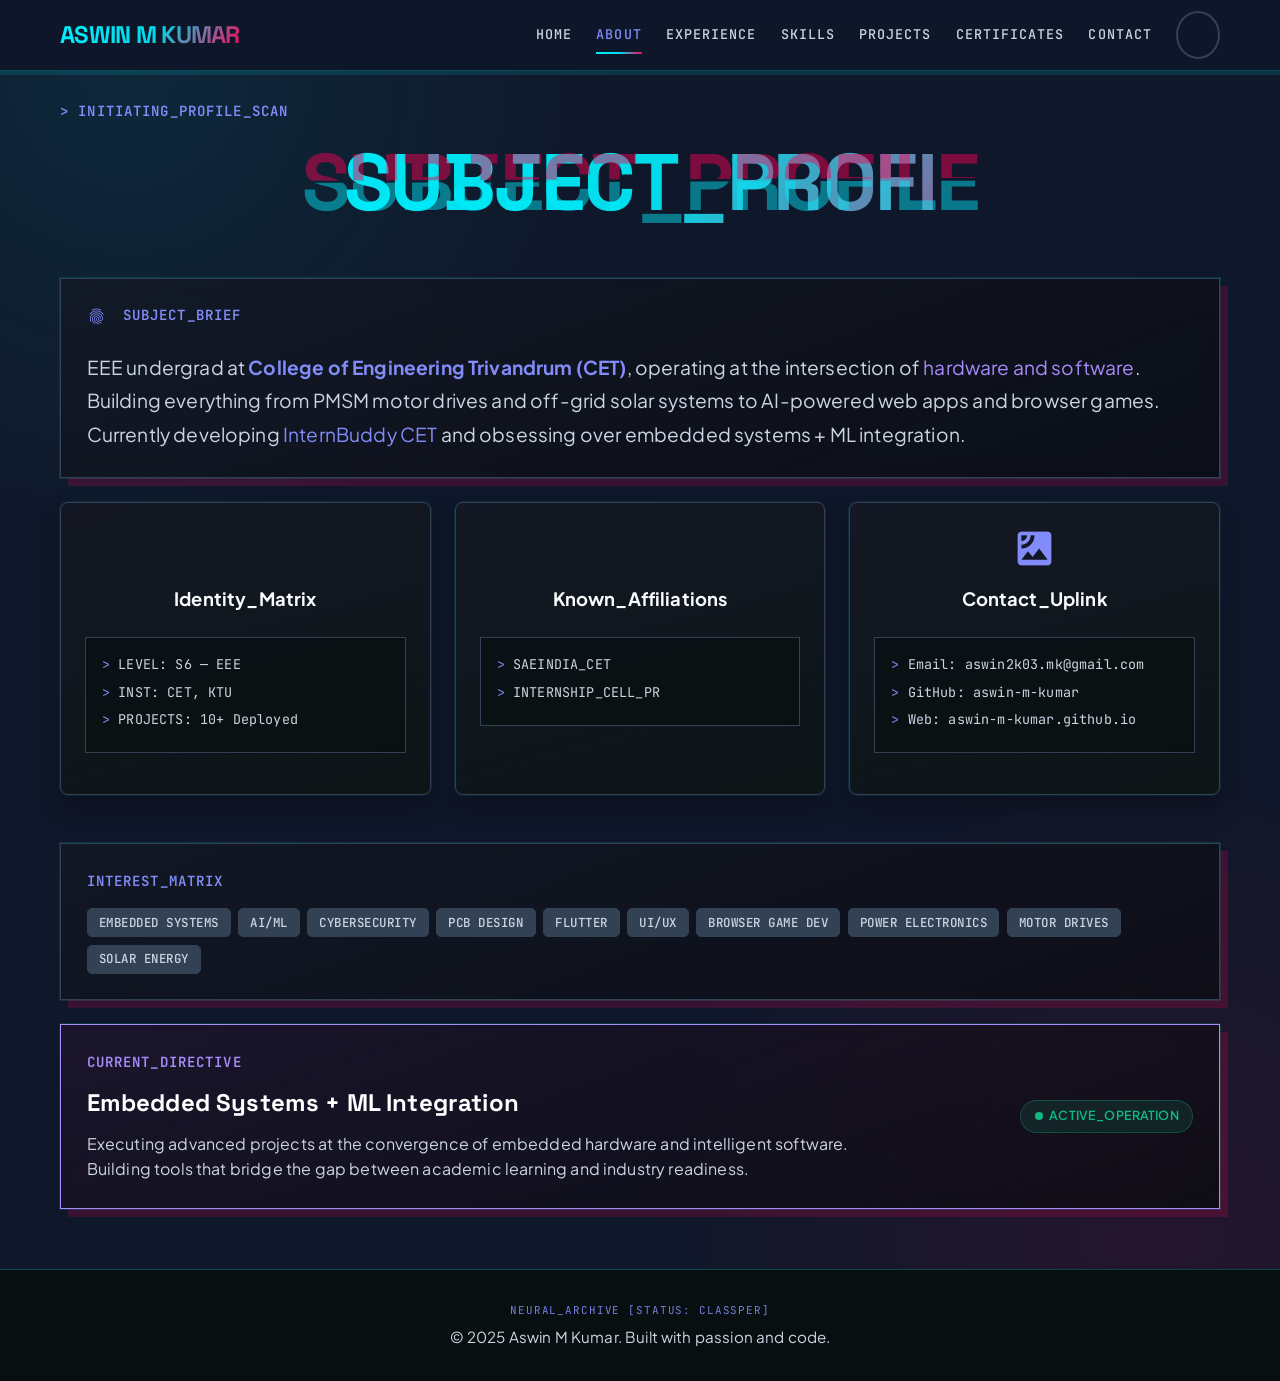
<file: about.html>
<!DOCTYPE html>
<html lang="en">
  <head>
    <meta charset="UTF-8" />
    <meta name="viewport" content="width=device-width, initial-scale=1.0" />
    <title>About - Aswin M Kumar</title>
    <link href="https://fonts.googleapis.com/css2?family=Material+Symbols+Outlined:wght,FILL@100..700,0..1&amp;display=swap" rel="stylesheet"/>
    <link href="https://fonts.googleapis.com/css2?family=Space+Grotesk:wght@500;700;800;900&amp;family=Plus+Jakarta+Sans:wght@400;500;600&amp;family=JetBrains+Mono:wght@500;700&amp;display=swap" rel="stylesheet" />
    <link href="https://fonts.googleapis.com/icon?family=Material+Icons" rel="stylesheet" />
    <link rel="stylesheet" href="styles.css" />
    <style>
      .about-grid {
        display: grid;
        grid-template-columns: repeat(12, 1fr);
        gap: 1.5rem;
        margin-top: 2rem;
      }
      .col-12 { grid-column: span 12; }
      .col-4 { grid-column: span 4; }
      @media (max-width: 768px) {
        .col-4 { grid-column: span 12; }
        .hero-title {
          font-size: clamp(1.8rem, 8vw, 3rem);
          line-height: 1.1;
          overflow-wrap: anywhere;
          word-break: break-word;
        }
      }
    </style>
  </head>
  <body class="bg-surface text-on-surface min-h-screen flex flex-col font-body-md overflow-x-hidden selection:bg-threat-red selection:text-white">

    <!-- Navigation -->
    <nav class="navbar bg-black/70 backdrop-blur-xl border-b border-cyan-400/20 shadow-[0_4px_0_0_#00f0ff22]">
      <div class="nav-container">
        <div class="nav-logo">
          <span class="logo-text uppercase tracking-tighter">Aswin M Kumar</span>
        </div>
        <div class="nav-menu" id="primary-navigation">
          <a href="index.html" class="nav-link">Home</a>
          <a href="about.html" class="nav-link active">About</a>
          <a href="experience.html" class="nav-link">Experience</a>
          <a href="skills.html" class="nav-link">Skills</a>
          <a href="projects.html" class="nav-link">Projects</a>
          <a href="certificates.html" class="nav-link">Certificates</a>
          <a href="contact.html" class="nav-link">Contact</a>
          <button class="theme-toggle" id="themeToggle">
            <span class="material-icons">light_mode</span>
          </button>
        </div>
        <button class="hamburger" id="hamburger" type="button" aria-label="Open navigation menu" aria-controls="primary-navigation" aria-expanded="false">
          <span></span><span></span><span></span>
        </button>
      </div>
    </nav>

    <!-- Main Content -->
    <main class="container flex-grow" style="padding-top: 100px; padding-bottom: 60px;">

      <!-- Header Section -->
      <header class="section-header" style="margin-bottom: 3rem;">
        <p class="hero-subtitle">&gt; INITIATING_PROFILE_SCAN</p>
        <h1 class="hero-title glitch-effect" data-text="SUBJECT_PROFILE" style="max-width: 100%; overflow-wrap: anywhere; word-break: break-word;">SUBJECT_PROFILE</h1>
      </header>

      <div class="about-grid">

        <!-- Bio Section -->
        <article class="hero-text col-12" data-reveal="fade-up">
            <h2 class="hero-subtitle" style="margin-bottom: 1.5rem;">
                <span class="material-icons" style="vertical-align: middle; font-size: 1.2rem; margin-right: 0.5rem;">fingerprint</span>
                Subject_Brief
            </h2>
            <p class="hero-description" style="text-align: left; margin: 0; font-size: 1.2rem;">
                EEE undergrad at <strong style="color: var(--primary);">College of Engineering Trivandrum (CET)</strong>, operating at the intersection of <span style="color: var(--secondary);">hardware and software</span>. Building everything from PMSM motor drives and off-grid solar systems to AI-powered web apps and browser games. Currently developing <span style="color: var(--primary);">InternBuddy CET</span> and obsessing over embedded systems + ML integration.
            </p>
        </article>

        <!-- Matrix Grids -->
        <div class="floating-card col-4" data-reveal="fade-up" style="animation-delay: 0.1s;">
            <div class="card-content">
                <span class="material-icons">badge</span>
                <h3>Identity_Matrix</h3>
                <div class="hero-terminal" style="margin-top: 1.5rem; text-align: left;">
                    <p><span>&gt;</span> LEVEL: S6 — EEE</p>
                    <p><span>&gt;</span> INST: CET, KTU</p>
                    <p><span>&gt;</span> PROJECTS: 10+ Deployed</p>
                </div>
            </div>
        </div>

        <div class="floating-card col-4" data-reveal="fade-up" style="animation-delay: 0.2s;">
            <div class="card-content">
                <span class="material-icons">hub</span>
                <h3>Known_Affiliations</h3>
                <div class="hero-terminal" style="margin-top: 1.5rem; text-align: left;">
                    <p><span>&gt;</span> SAEINDIA_CET</p>
                    <p><span>&gt;</span> INTERNSHIP_CELL_PR</p>
                </div>
            </div>
        </div>

        <div class="floating-card col-4" data-reveal="fade-up" style="animation-delay: 0.3s;">
            <div class="card-content">
                <span class="material-icons">satellite</span>
                <h3>Contact_Uplink</h3>
                <div class="hero-terminal" style="margin-top: 1.5rem; text-align: left;">
                    <p><span>&gt;</span> <a href="mailto:aswin2k03.mk@gmail.com" style="color: inherit; text-decoration: none;">Email: aswin2k03.mk@gmail.com</a></p>
                    <p><span>&gt;</span> <a href="https://github.com/aswin-m-kumar" style="color: inherit; text-decoration: none;">GitHub: aswin-m-kumar</a></p>
                    <p><span>&gt;</span> <a href="https://aswin-m-kumar.github.io" style="color: inherit; text-decoration: none;">Web: aswin-m-kumar.github.io</a></p>
                </div>
            </div>
        </div>

        <!-- Interest Matrix -->
        <div class="hero-text col-12" data-reveal="fade-up" style="margin-top: 1.5rem;">
            <h2 class="hero-subtitle" style="margin-bottom: 1rem;">Interest_Matrix</h2>
            <div class="project-tags" style="justify-content: flex-start;">
                <span class="tag">Embedded Systems</span>
                <span class="tag">AI/ML</span>
                <span class="tag">Cybersecurity</span>
                <span class="tag">PCB Design</span>
                <span class="tag">Flutter</span>
                <span class="tag">UI/UX</span>
                <span class="tag">Browser Game Dev</span>
                <span class="tag">Power Electronics</span>
                <span class="tag">Motor Drives</span>
                <span class="tag">Solar Energy</span>
            </div>
        </div>

        <!-- Current Directive -->
        <div class="hero-text col-12" data-reveal="fade-up" style="border-color: var(--secondary); background: linear-gradient(160deg, rgba(255,0,85,0.05), rgba(10,11,16,0.8));">
            <div style="display: flex; justify-content: space-between; align-items: center; flex-wrap: wrap; gap: 1rem;">
                <div>
                    <h2 class="hero-subtitle" style="color: var(--secondary);">Current_Directive</h2>
                    <h3 style="font-family: 'Space Grotesk', sans-serif; font-size: 1.5rem; color: #fff;">Embedded Systems + ML Integration</h3>
                    <p style="color: var(--text2); margin-top: 0.5rem; max-width: 800px;">
                        Executing advanced projects at the convergence of embedded hardware and intelligent software.
                        Building tools that bridge the gap between academic learning and industry readiness.
                    </p>
                </div>
                <div class="cwb-status" style="align-self: center;">
                    <span class="status-dot"></span>
                    ACTIVE_OPERATION
                </div>
            </div>
        </div>

      </div>
    </main>

    <!-- Footer -->
    <footer class="footer">
      <div class="container">
        <p>&copy; 2025 Aswin M Kumar. Built with passion and code.</p>
      </div>
    </footer>

    <script src="script.js"></script>
  </body>
</html>
</file>
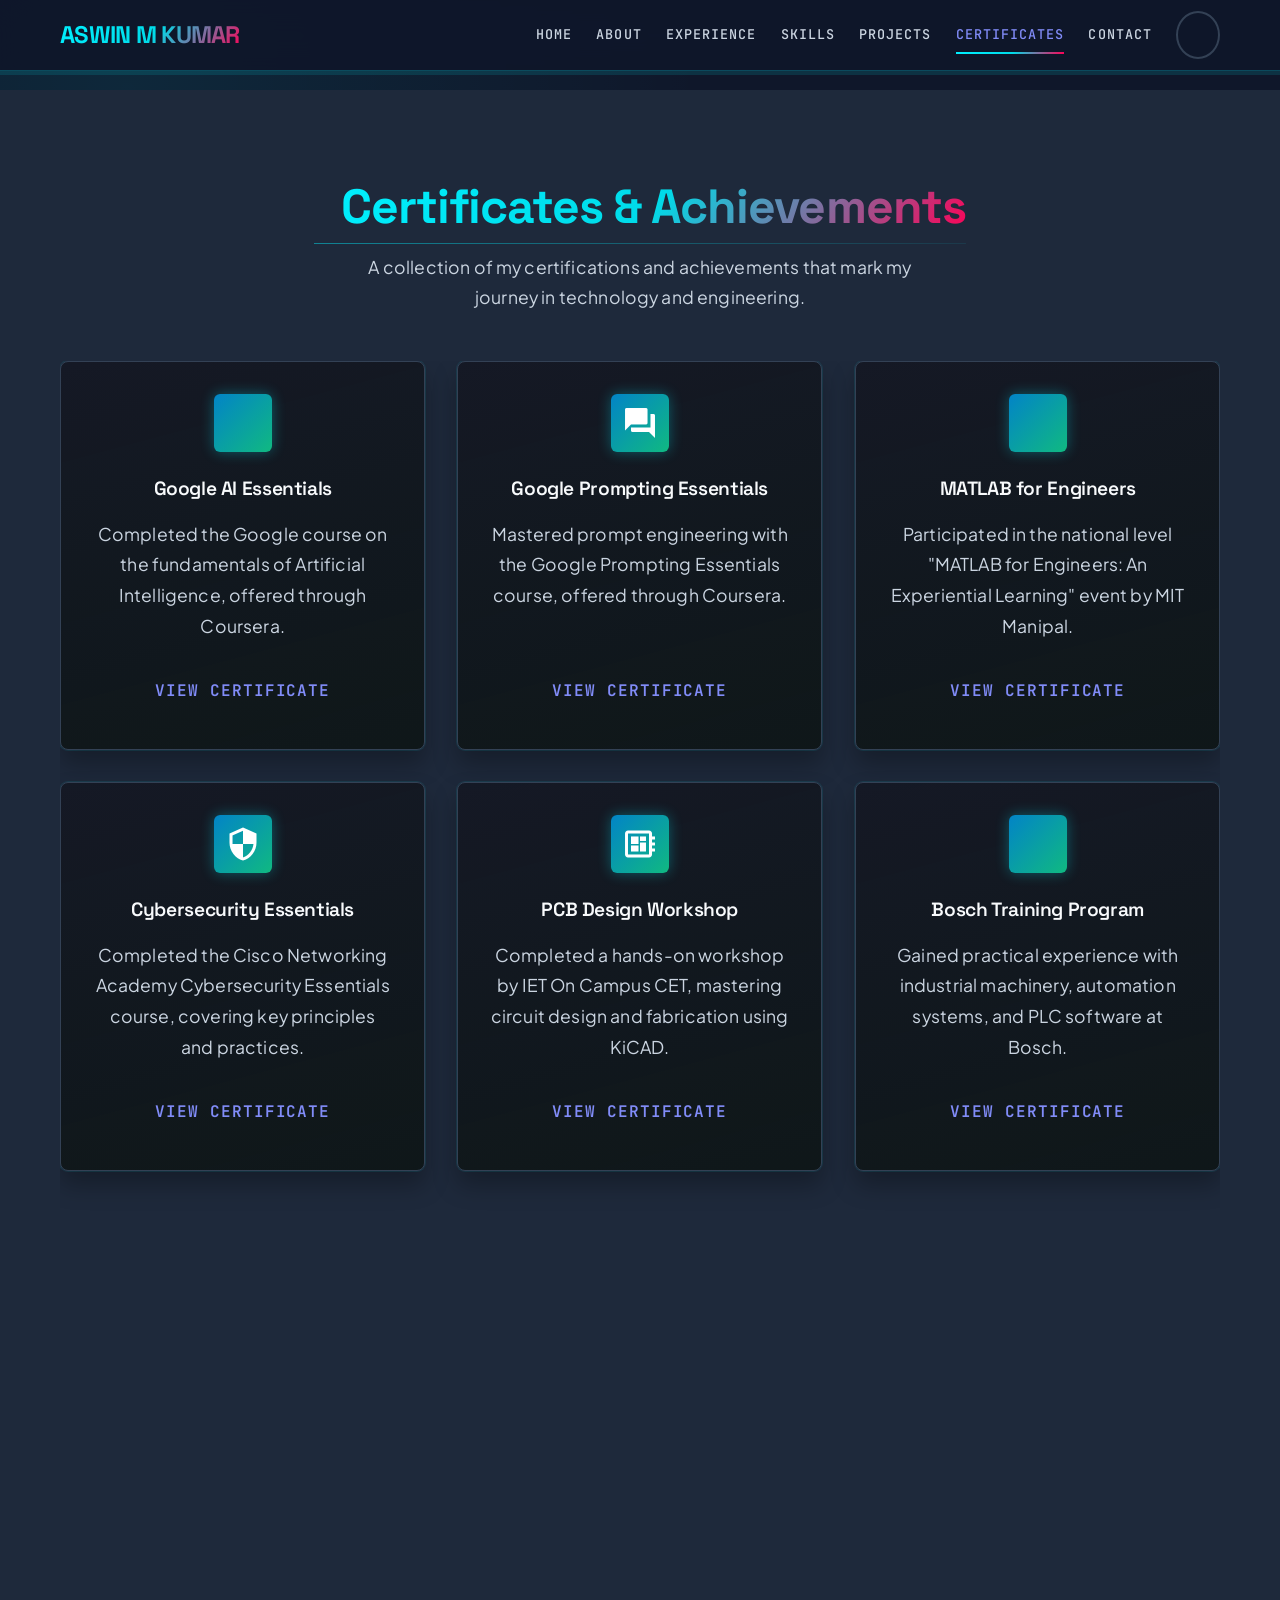
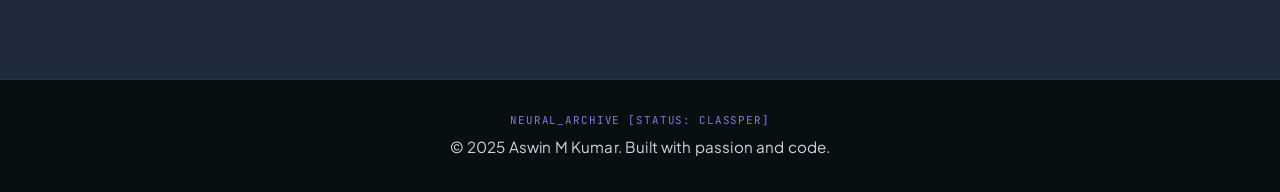
<file: certificates.html>
<!DOCTYPE html>
<html lang="en">
  <head>
    <meta charset="UTF-8" />
    <meta name="viewport" content="width=device-width, initial-scale=1.0" />
    <title>Certificates - Aswin M Kumar</title>
    <link rel="stylesheet" href="styles.css" />
    <link href="https://fonts.googleapis.com/css2?family=Space+Grotesk:wght@500;700;800;900&family=Plus+Jakarta+Sans:wght@400;500;600&family=JetBrains+Mono:wght@500;700&display=swap" rel="stylesheet" />
    <link href="https://fonts.googleapis.com/icon?family=Material+Icons" rel="stylesheet" />
  </head>
  <body>
    <nav class="navbar">
      <div class="nav-container">
        <div class="nav-logo">
          <span class="logo-text">Aswin M Kumar</span>
        </div>
        <div class="nav-menu" id="primary-navigation">
          <a href="index.html" class="nav-link">Home</a>
          <a href="about.html" class="nav-link">About</a>
          <a href="experience.html" class="nav-link">Experience</a>
          <a href="skills.html" class="nav-link">Skills</a>
          <a href="projects.html" class="nav-link">Projects</a>
          <a href="certificates.html" class="nav-link active">Certificates</a>
          <a href="contact.html" class="nav-link">Contact</a>
          <button class="theme-toggle" id="themeToggle">
            <span class="material-icons">light_mode</span>
          </button>
        </div>
        <button class="hamburger" id="hamburger" type="button" aria-label="Open navigation menu" aria-controls="primary-navigation" aria-expanded="false">
          <span></span><span></span><span></span>
        </button>
      </div>
    </nav>

    <main style="padding-top: 90px;">
      <section id="certificates" class="certificates">
        <div class="container">
          <h2 class="section-title" data-reveal="fade-up">Certificates &amp; Achievements</h2>
          <p class="section-description" data-reveal="fade-up" data-delay="60">
            A collection of my certifications and achievements that mark my journey in technology and engineering.
          </p>
          <div class="certificates-grid">

            <div class="certificate-card" data-reveal="fade-up" data-delay="0">
              <div class="certificate-icon"><span class="material-icons">psychology</span></div>
              <h3>Google AI Essentials</h3>
              <p>Completed the Google course on the fundamentals of Artificial Intelligence, offered through Coursera.</p>
              <a href="https://drive.google.com/file/d/1XH95VlZGtW1qX0WMPSmo5Y0-3Vsj2h27/view?usp=drive_link" class="btn btn-secondary" target="_blank">View Certificate</a>
            </div>

            <div class="certificate-card" data-reveal="fade-up" data-delay="60">
              <div class="certificate-icon"><span class="material-icons">question_answer</span></div>
              <h3>Google Prompting Essentials</h3>
              <p>Mastered prompt engineering with the Google Prompting Essentials course, offered through Coursera.</p>
              <a href="https://drive.google.com/file/d/16WuhLHdLPpUwr1I1Mi47130o_cGQ4kNP/view?usp=drive_link" class="btn btn-secondary" target="_blank">View Certificate</a>
            </div>

            <div class="certificate-card" data-reveal="fade-up" data-delay="120">
              <div class="certificate-icon"><span class="material-icons">calculate</span></div>
              <h3>MATLAB for Engineers</h3>
              <p>Participated in the national level "MATLAB for Engineers: An Experiential Learning" event by MIT Manipal.</p>
              <a href="https://drive.google.com/file/d/1ztU2xbAyzHbWd4mhXxM7CAk3t293SV9z/view?usp=drive_link" class="btn btn-secondary" target="_blank">View Certificate</a>
            </div>

            <div class="certificate-card" data-reveal="fade-up" data-delay="180">
              <div class="certificate-icon"><span class="material-icons">security</span></div>
              <h3>Cybersecurity Essentials</h3>
              <p>Completed the Cisco Networking Academy Cybersecurity Essentials course, covering key principles and practices.</p>
              <a href="https://drive.google.com/file/d/125bHtkCZBUZTWanrzqMYLQXvw6aS4gw6/view?usp=drive_link" class="btn btn-secondary" target="_blank">View Certificate</a>
            </div>

            <div class="certificate-card" data-reveal="fade-up" data-delay="240">
              <div class="certificate-icon"><span class="material-icons">developer_board</span></div>
              <h3>PCB Design Workshop</h3>
              <p>Completed a hands-on workshop by IET On Campus CET, mastering circuit design and fabrication using KiCAD.</p>
              <a href="https://drive.google.com/file/d/1oR-cLRyv_pK3otTyAIQInyUAUkdChHQB/view?usp=drive_link" class="btn btn-secondary" target="_blank">View Certificate</a>
            </div>

            <div class="certificate-card" data-reveal="fade-up" data-delay="300">
              <div class="certificate-icon"><span class="material-icons">precision_manufacturing</span></div>
              <h3>Bosch Training Program</h3>
              <p>Gained practical experience with industrial machinery, automation systems, and PLC software at Bosch.</p>
              <a href="https://drive.google.com/file/d/1z7a3pIMueiNxvtiMIBLRiytNWSpuqDDq/view?usp=drive_link" class="btn btn-secondary" target="_blank">View Certificate</a>
            </div>

            <div class="certificate-card" data-reveal="fade-up" data-delay="360">
              <div class="certificate-icon"><span class="material-icons">emoji_events</span></div>
              <h3>Satwa 25 Hackathon Finalist</h3>
              <p>Recognised as a top 10 finalist among 133 teams for the 'Trash Nada' AI-powered waste management project.</p>
              <a href="https://drive.google.com/file/d/1n-8w0P4w0P-UY53uvlQMBI14dpOIlngn/view?usp=drive_link" class="btn btn-secondary" target="_blank">View Certificate</a>
            </div>

            <div class="certificate-card" data-reveal="fade-up" data-delay="420">
              <div class="certificate-icon"><span class="material-icons">campaign</span></div>
              <h3>Dhwani'24 Publicity Team</h3>
              <p>Certificate of appreciation for my role in the publicity team for the Dhwani'24 cultural fest at CET.</p>
              <a href="https://drive.google.com/file/d/1z5o518PY9bGLXzXfYCwvAGJASZHowvxk/view?usp=drive_link" class="btn btn-secondary" target="_blank">View Certificate</a>
            </div>

          </div>
        </div>
      </section>
    </main>

    <footer class="footer">
      <div class="container">
        <p>&copy; 2025 Aswin M Kumar. Built with passion and code.</p>
      </div>
    </footer>

    <script src="script.js"></script>
  </body>
</html>
</file>
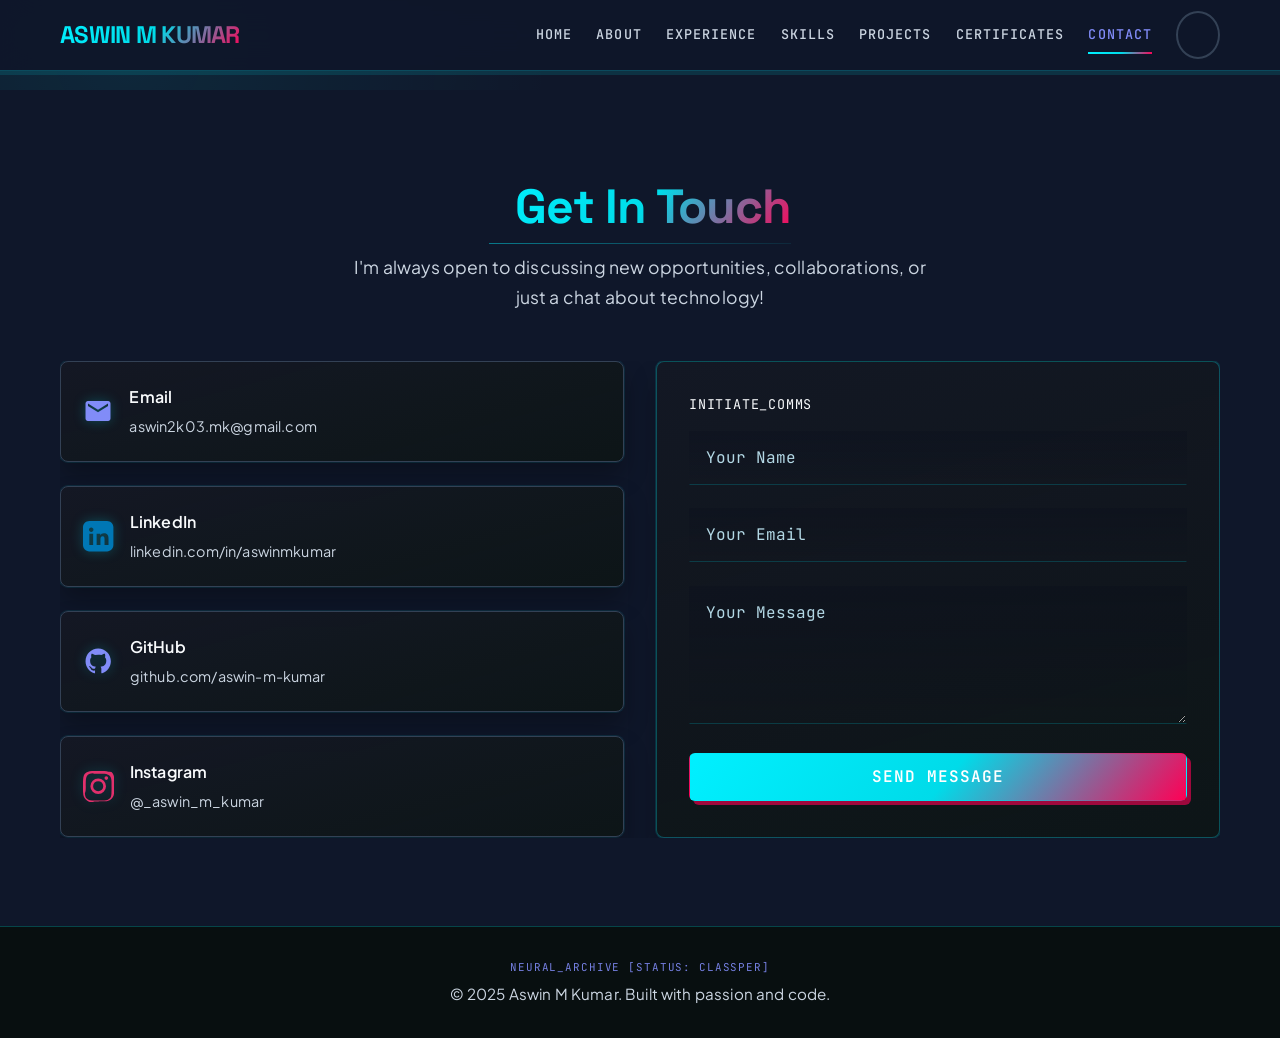
<file: contact.html>
<!DOCTYPE html>
<html lang="en">
  <head>
    <meta charset="UTF-8" />
    <meta name="viewport" content="width=device-width, initial-scale=1.0" />
    <title>Contact - Aswin M Kumar</title>
    <link rel="stylesheet" href="styles.css" />
    <link href="https://fonts.googleapis.com/css2?family=Space+Grotesk:wght@500;700;800;900&family=Plus+Jakarta+Sans:wght@400;500;600&family=JetBrains+Mono:wght@500;700&display=swap" rel="stylesheet" />
    <link href="https://fonts.googleapis.com/icon?family=Material+Icons" rel="stylesheet" />
  </head>
  <body>
    <nav class="navbar">
      <div class="nav-container">
        <div class="nav-logo">
          <span class="logo-text">Aswin M Kumar</span>
        </div>
        <div class="nav-menu" id="primary-navigation">
          <a href="index.html" class="nav-link">Home</a>
          <a href="about.html" class="nav-link">About</a>
          <a href="experience.html" class="nav-link">Experience</a>
          <a href="skills.html" class="nav-link">Skills</a>
          <a href="projects.html" class="nav-link">Projects</a>
          <a href="certificates.html" class="nav-link">Certificates</a>
          <a href="contact.html" class="nav-link active">Contact</a>
          <button class="theme-toggle" id="themeToggle">
            <span class="material-icons">light_mode</span>
          </button>
        </div>
        <button class="hamburger" id="hamburger" type="button" aria-label="Open navigation menu" aria-controls="primary-navigation" aria-expanded="false">
          <span></span><span></span><span></span>
        </button>
      </div>
    </nav>

    <main style="padding-top: 90px;">
      <section id="contact" class="contact">
        <div class="container">
          <h2 class="section-title" data-reveal="fade-up">Get In Touch</h2>
          <p class="section-description" data-reveal="fade-up" data-delay="60">
            I'm always open to discussing new opportunities, collaborations, or just a chat about technology!
          </p>
          <div class="contact-grid">

            <div class="contact-info" data-reveal="fade-left" data-delay="100">
              <div class="contact-item">
                <span class="material-icons">email</span>
                <div>
                  <h4>Email</h4>
                  <a href="mailto:aswin2k03.mk@gmail.com">aswin2k03.mk@gmail.com</a>
                </div>
              </div>
              <div class="contact-item">
                <svg class="icon-linkedin" viewBox="0 0 24 24" aria-hidden="true">
                  <path d="M19 0h-14c-2.76 0-5 2.24-5 5v14c0 2.76 2.24 5 5 5h14c2.76 0 5-2.24 5-5v-14c0-2.76-2.24-5-5-5zm-11 19h-3v-9h3v9zm-1.5-10.29c-.97 0-1.75-.79-1.75-1.76s.78-1.75 1.75-1.75 1.75.78 1.75 1.75-.78 1.76-1.75 1.76zm13.5 10.29h-3v-4.5c0-1.08-.02-2.47-1.5-2.47-1.5 0-1.73 1.17-1.73 2.39v4.58h-3v-9h2.89v1.23h.04c.4-.75 1.38-1.54 2.84-1.54 3.04 0 3.6 2 3.6 4.59v4.72z"/>
                </svg>
                <div>
                  <h4>LinkedIn</h4>
                  <a href="https://www.linkedin.com/in/aswinmkumar" target="_blank">linkedin.com/in/aswinmkumar</a>
                </div>
              </div>
              <div class="contact-item">
                <svg class="icon-github" viewBox="0 0 24 24" aria-hidden="true">
                  <path d="M12 2C6.477 2 2 6.484 2 12.021c0 4.428 2.867 8.184 6.839 9.504.5.092.682-.217.682-.483 0-.237-.009-.868-.014-1.703-2.782.605-3.369-1.342-3.369-1.342-.454-1.155-1.11-1.463-1.11-1.463-.908-.62.069-.608.069-.608 1.004.07 1.532 1.032 1.532 1.032.892 1.53 2.341 1.088 2.91.832.092-.647.35-1.088.636-1.339-2.22-.253-4.555-1.113-4.555-4.951 0-1.093.39-1.987 1.029-2.686-.103-.253-.446-1.272.098-2.65 0 0 .84-.27 2.75 1.025A9.564 9.564 0 0 1 12 6.844c.85.004 1.705.115 2.504.338 1.909-1.295 2.748-1.025 2.748-1.025.546 1.378.202 2.397.1 2.65.64.699 1.028 1.593 1.028 2.686 0 3.847-2.338 4.695-4.566 4.944.359.309.678.919.678 1.852 0 1.336-.012 2.417-.012 2.747 0 .268.18.579.688.481C19.135 20.2 22 16.447 22 12.021 22 6.484 17.523 2 12 2z"/>
                </svg>
                <div>
                  <h4>GitHub</h4>
                  <a href="https://github.com/aswin-m-kumar" target="_blank">github.com/aswin-m-kumar</a>
                </div>
              </div>
              <div class="contact-item">
                <svg class="icon-instagram" viewBox="0 0 24 24" aria-hidden="true">
                  <path d="M12 2.2c3.2 0 3.584.012 4.85.07 1.17.056 1.97.24 2.43.41a4.92 4.92 0 0 1 1.77 1.03 4.92 4.92 0 0 1 1.03 1.77c.17.46.354 1.26.41 2.43.058 1.266.07 1.65.07 4.85s-.012 3.584-.07 4.85c-.056 1.17-.24 1.97-.41 2.43a4.92 4.92 0 0 1-1.03 1.77 4.92 4.92 0 0 1-1.77 1.03c-.46.17-1.26.354-2.43.41-1.266.058-1.65.07-4.85.07s-3.584-.012-4.85-.07c-1.17-.056-1.97-.24-2.43-.41a4.92 4.92 0 0 1-1.77-1.03 4.92 4.92 0 0 1-1.03-1.77c-.17-.46-.354-1.26-.41-2.43C2.212 15.784 2.2 15.4 2.2 12.2s.012-3.584.07-4.85c.056-1.17.24-1.97.41-2.43a4.92 4.92 0 0 1 1.03-1.77 4.92 4.92 0 0 1 1.77-1.03c.46-.17 1.26-.354 2.43-.41C8.416 2.212 8.8 2.2 12 2.2zm0-2.2C8.736 0 8.332.013 7.052.072 5.77.13 4.77.31 4.01.54a7.07 7.07 0 0 0-2.56 1.64A7.07 7.07 0 0 0 .54 4.01c-.23.76-.41 1.76-.468 3.042C.013 8.332 0 8.736 0 12c0 3.264.013 3.668.072 4.948.058 1.282.238 2.282.468 3.042a7.07 7.07 0 0 0 1.64 2.56 7.07 7.07 0 0 0 2.56 1.64c.76.23 1.76.41 3.042.468C8.332 23.987 8.736 24 12 24s3.668-.013 4.948-.072c1.282-.058 2.282-.238 3.042-.468a7.07 7.07 0 0 0 2.56-1.64 7.07 7.07 0 0 0 1.64-2.56c.23-.76.41-1.76.468-3.042.059-1.28.072-1.684.072-4.948s-.013-3.668-.072-4.948c-.058-1.282-.238-2.282-.468-3.042a7.07 7.07 0 0 0-1.64-2.56A7.07 7.07 0 0 0 19.99.54c-.76-.23-1.76-.41-3.042-.468C15.668.013 15.264 0 12 0zm0 5.838a6.162 6.162 0 1 0 0 12.324 6.162 6.162 0 0 0 0-12.324zm0 10.162a3.999 3.999 0 1 1 0-7.998 3.999 3.999 0 0 1 0 7.998zm7.844-10.406a1.44 1.44 0 1 1-2.88 0 1.44 1.44 0 0 1 2.88 0z"/>
                </svg>
                <div>
                  <h4>Instagram</h4>
                  <a href="https://www.instagram.com/_aswin_m_kumar" target="_blank">@_aswin_m_kumar</a>
                </div>
              </div>
            </div>

            <div class="contact-form" data-reveal="fade-right" data-delay="100">
              <form id="contactForm" action="https://formspree.io/f/mvgqbrko" method="POST">
                <div class="form-group">
                  <input type="text" id="contactName" name="name" placeholder="Your Name" required />
                </div>
                <div class="form-group">
                  <input type="email" id="contactEmail" name="email" placeholder="Your Email" required />
                </div>
                <div class="form-group">
                  <textarea id="contactMessage" name="message" placeholder="Your Message" rows="5" required></textarea>
                </div>
                <button type="submit" id="contactSubmitBtn" class="btn btn-primary">Send Message</button>
                <div id="form-response" class="form-response"></div>
              </form>
            </div>

          </div>
        </div>
      </section>
    </main>

    <footer class="footer">
      <div class="container">
        <p>&copy; 2025 Aswin M Kumar. Built with passion and code.</p>
      </div>
    </footer>

    <script src="script.js"></script>
  </body>
</html>
</file>
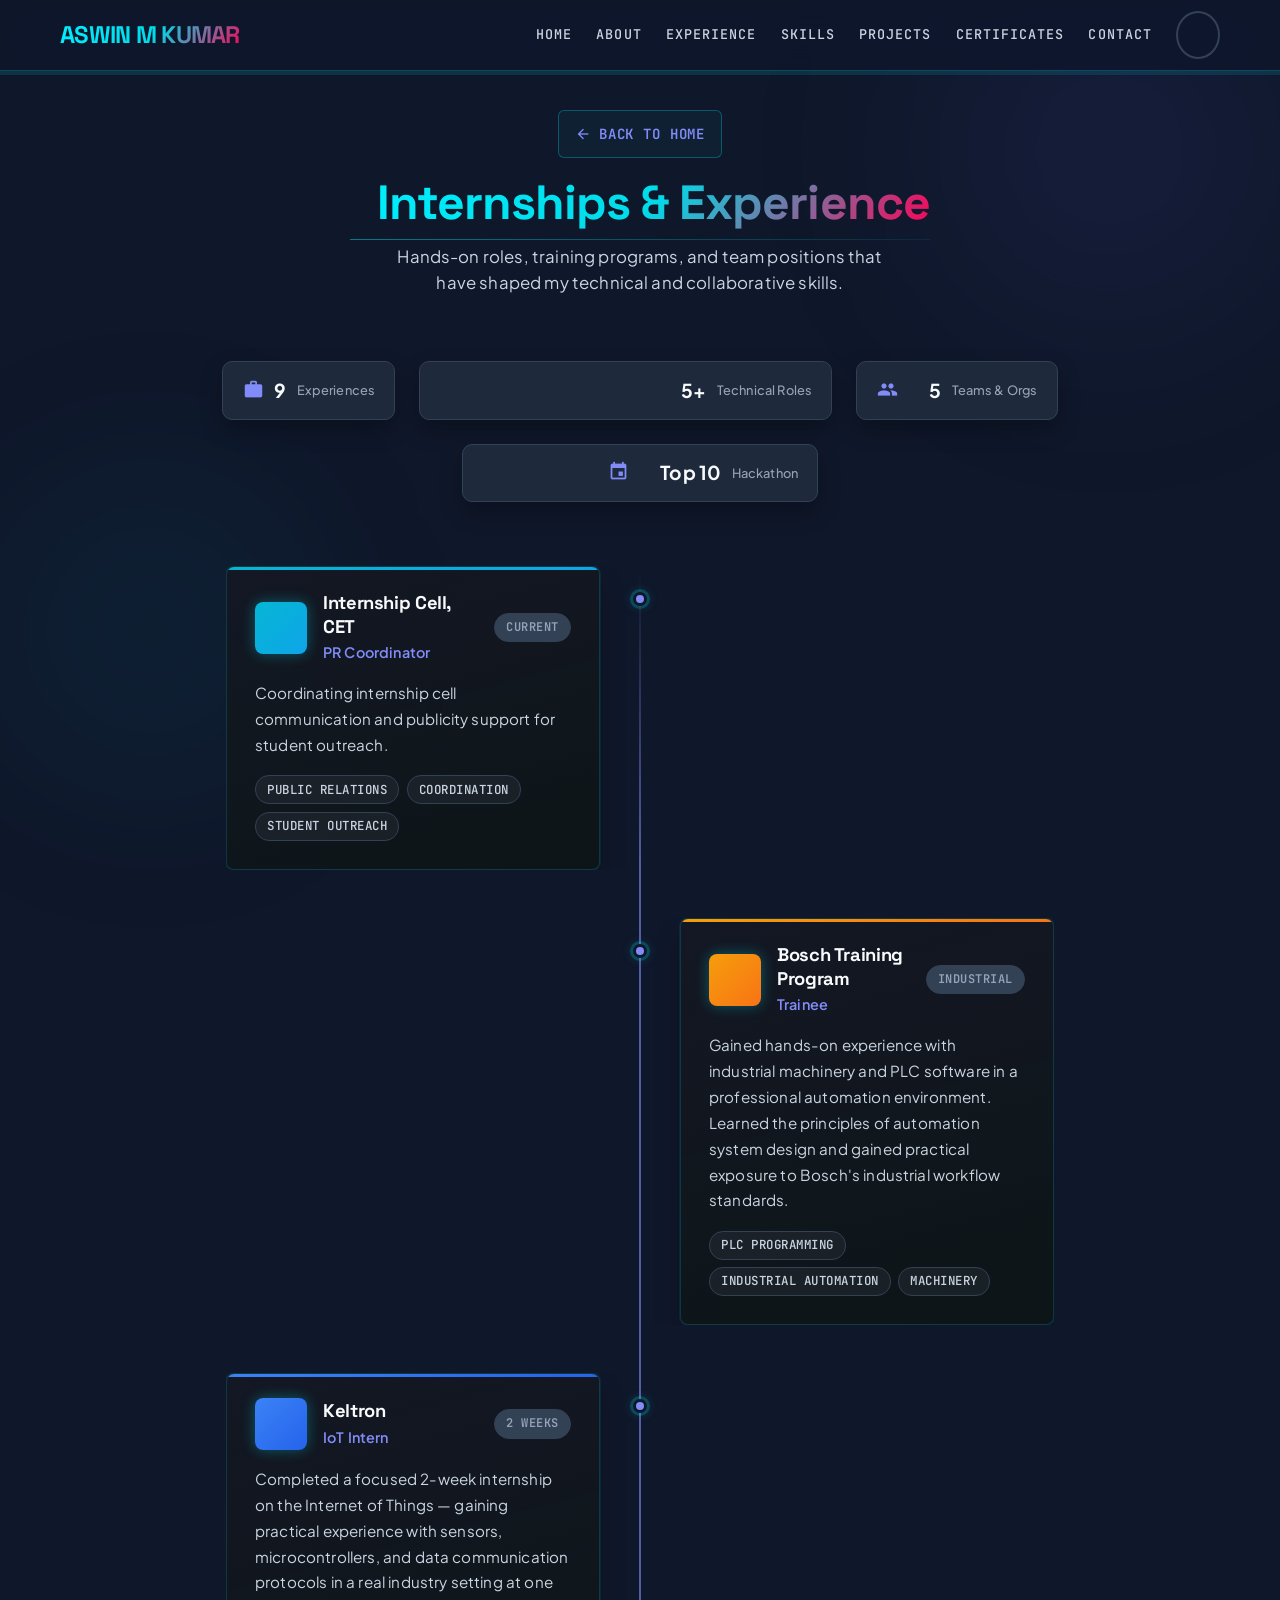
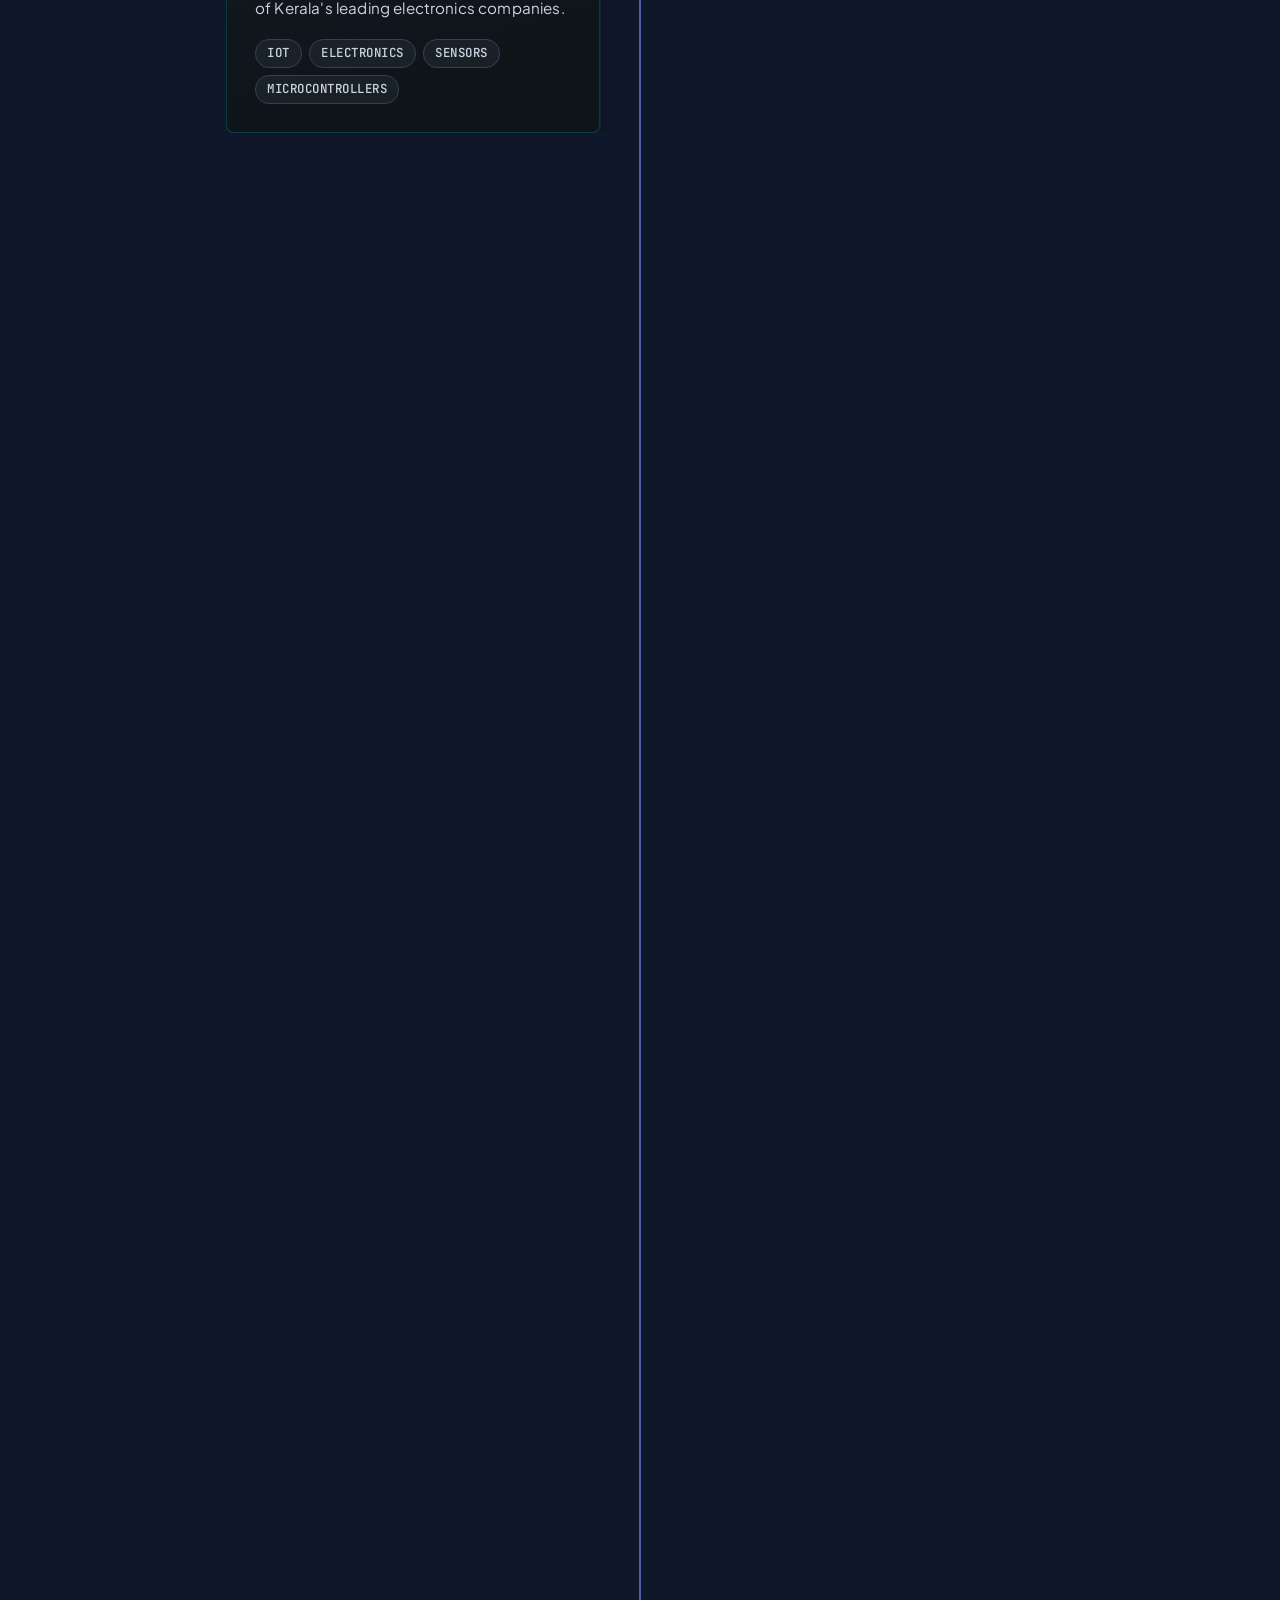
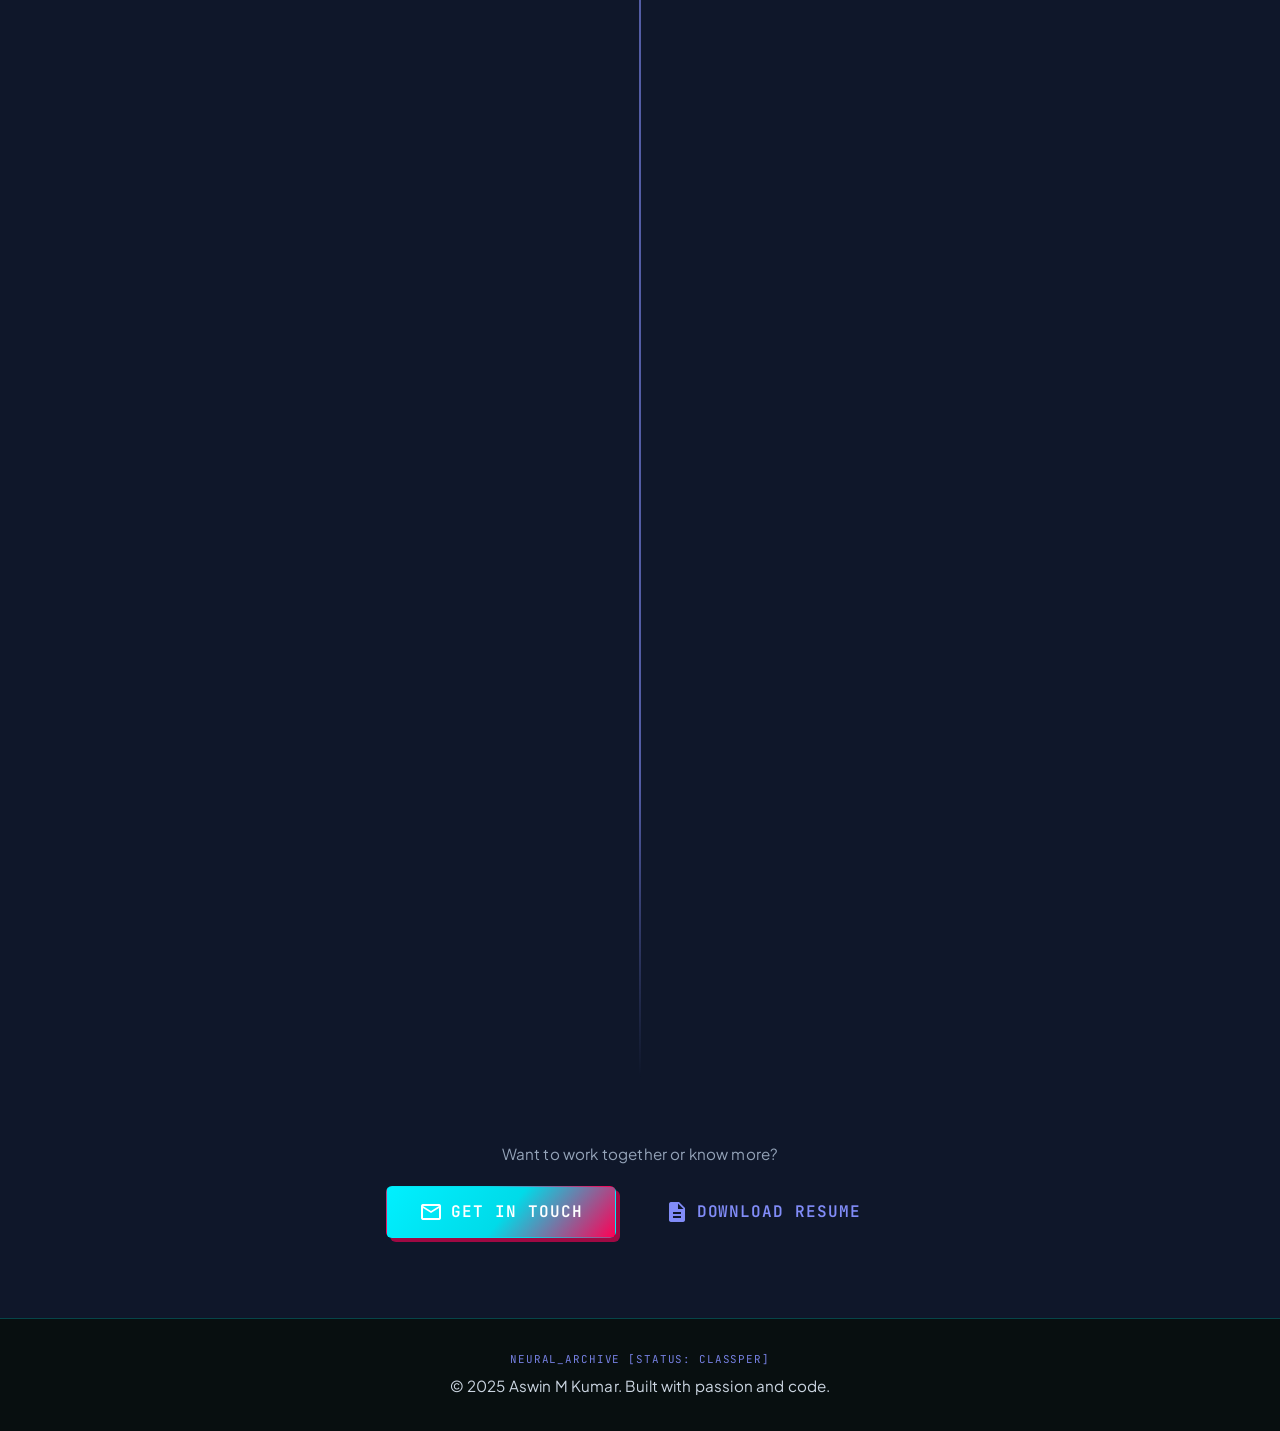
<file: experience.html>
<!DOCTYPE html>
<html lang="en">
  <head>
    <meta charset="UTF-8" />
    <meta name="viewport" content="width=device-width, initial-scale=1.0" />
    <title>Experience — Aswin M Kumar</title>
    <link rel="stylesheet" href="styles.css" />
    <link rel="stylesheet" href="experience.css" />
    <link href="https://fonts.googleapis.com/css2?family=Space+Grotesk:wght@500;700;800;900&family=Plus+Jakarta+Sans:wght@400;500;600&family=JetBrains+Mono:wght@500;700&display=swap" rel="stylesheet" />
    <link href="https://fonts.googleapis.com/icon?family=Material+Icons" rel="stylesheet" />
  </head>
  <body>

    <!-- ═══════════════ NAVIGATION ═══════════════ -->
    <nav class="navbar">
      <div class="nav-container">
        <div class="nav-logo">
          <a href="index.html" style="text-decoration:none;">
            <span class="logo-text">Aswin M Kumar</span>
          </a>
        </div>
        <div class="nav-menu" id="primary-navigation">
          <a href="index.html" class="nav-link">Home</a>
          <a href="about.html" class="nav-link">About</a>
          <a href="experience.html" class="nav-link">Experience</a>
          <a href="skills.html" class="nav-link">Skills</a>
          <a href="projects.html" class="nav-link">Projects</a>
          <a href="certificates.html" class="nav-link">Certificates</a>
          <a href="contact.html" class="nav-link">Contact</a>
          <button class="theme-toggle" id="themeToggle">
            <span class="material-icons">light_mode</span>
          </button>
        </div>
        <button class="hamburger" id="hamburger" type="button" aria-label="Open navigation menu" aria-controls="primary-navigation" aria-expanded="false">
          <span></span><span></span><span></span>
        </button>
      </div>
    </nav>

    <!-- ═══════════════ MAIN ═══════════════ -->
    <main class="experience-page">
      <div class="container">

        <!-- Page header -->
        <div class="exp-page-header" data-reveal="fade-up">
          <div style="display:flex;justify-content:center;margin-bottom:1rem;">
            <a href="index.html" class="btn btn-ghost" style="font-size:0.88rem;padding:0.4rem 1rem;">
              <span class="material-icons" style="font-size:1rem">arrow_back</span>
              Back to Home
            </a>
          </div>
          <h1 class="exp-page-title">Internships &amp; Experience</h1>
          <p class="exp-page-subtitle">
            Hands-on roles, training programs, and team positions that have shaped
            my technical and collaborative skills.
          </p>
        </div>

        <!-- Stats row -->
        <div class="exp-stats-row" data-reveal="fade-up" data-delay="80">
          <div class="exp-stat-pill">
            <span class="material-icons">work</span>
            <span class="exp-stat-num">9</span>
            <span class="exp-stat-label">Experiences</span>
          </div>
          <div class="exp-stat-pill">
            <span class="material-icons">engineering</span>
            <span class="exp-stat-num">5+</span>
            <span class="exp-stat-label">Technical Roles</span>
          </div>
          <div class="exp-stat-pill">
            <span class="material-icons">groups</span>
            <span class="exp-stat-num">5</span>
            <span class="exp-stat-label">Teams &amp; Orgs</span>
          </div>
          <div class="exp-stat-pill">
            <span class="material-icons">emoji_events</span>
            <span class="exp-stat-num">Top 10</span>
            <span class="exp-stat-label">Hackathon</span>
          </div>
        </div>

        <!-- ═══ TIMELINE ═══ -->
        <div class="timeline">

          <!-- 1: Internship Cell CET -->
          <div class="timeline-item" data-reveal="fade-right" data-delay="0">
            <div class="exp-card color-cyan">
              <div class="exp-card-header">
                <div class="exp-card-icon">
                  <span class="material-icons">campaign</span>
                </div>
                <div class="exp-card-titles">
                  <div class="exp-card-org">Internship Cell, CET</div>
                  <div class="exp-card-role">PR Coordinator</div>
                </div>
                <span class="exp-card-duration">Current</span>
              </div>
              <div class="exp-card-body">
                <p class="exp-card-desc">
                  Coordinating internship cell communication and publicity support for student outreach.
                </p>
                <div class="exp-card-tags">
                  <span class="exp-tag">Public Relations</span>
                  <span class="exp-tag">Coordination</span>
                  <span class="exp-tag">Student Outreach</span>
                </div>
              </div>
            </div>
          </div>

          <!-- 2: Bosch -->
          <div class="timeline-item" data-reveal="fade-left" data-delay="60">
            <div class="exp-card color-orange">
              <div class="exp-card-header">
                <div class="exp-card-icon">
                  <span class="material-icons">precision_manufacturing</span>
                </div>
                <div class="exp-card-titles">
                  <div class="exp-card-org">Bosch Training Program</div>
                  <div class="exp-card-role">Trainee</div>
                </div>
                <span class="exp-card-duration">Industrial</span>
              </div>
              <div class="exp-card-body">
                <p class="exp-card-desc">
                  Gained hands-on experience with industrial machinery and PLC software in a
                  professional automation environment. Learned the principles of automation system
                  design and gained practical exposure to Bosch's industrial workflow standards.
                </p>
                <div class="exp-card-tags">
                  <span class="exp-tag">PLC Programming</span>
                  <span class="exp-tag">Industrial Automation</span>
                  <span class="exp-tag">Machinery</span>
                </div>
              </div>
            </div>
          </div>

          <!-- 3: Keltron -->
          <div class="timeline-item" data-reveal="fade-right" data-delay="120">
            <div class="exp-card color-blue">
              <div class="exp-card-header">
                <div class="exp-card-icon">
                  <span class="material-icons">sensors</span>
                </div>
                <div class="exp-card-titles">
                  <div class="exp-card-org">Keltron</div>
                  <div class="exp-card-role">IoT Intern</div>
                </div>
                <span class="exp-card-duration">2 Weeks</span>
              </div>
              <div class="exp-card-body">
                <p class="exp-card-desc">
                  Completed a focused 2-week internship on the Internet of Things — gaining practical
                  experience with sensors, microcontrollers, and data communication protocols in a
                  real industry setting at one of Kerala's leading electronics companies.
                </p>
                <div class="exp-card-tags">
                  <span class="exp-tag">IoT</span>
                  <span class="exp-tag">Electronics</span>
                  <span class="exp-tag">Sensors</span>
                  <span class="exp-tag">Microcontrollers</span>
                </div>
              </div>
            </div>
          </div>

          <!-- 4: Delta Automations -->
          <div class="timeline-item" data-reveal="fade-left" data-delay="180">
            <div class="exp-card color-green">
              <div class="exp-card-header">
                <div class="exp-card-icon">
                  <span class="material-icons">agriculture</span>
                </div>
                <div class="exp-card-titles">
                  <div class="exp-card-org">Delta Automations</div>
                  <div class="exp-card-role">Member</div>
                </div>
                <span class="exp-card-duration">AgriTech</span>
              </div>
              <div class="exp-card-body">
                <p class="exp-card-desc">
                  Contributed to an agricultural technology project by helping train a machine
                  learning model for automated weed detection from crop field imagery — directly
                  applying Python and computer vision to real-world farming challenges.
                </p>
                <div class="exp-card-tags">
                  <span class="exp-tag">Machine Learning</span>
                  <span class="exp-tag">AI</span>
                  <span class="exp-tag">AgriTech</span>
                  <span class="exp-tag">Python</span>
                  <span class="exp-tag">Computer Vision</span>
                </div>
              </div>
            </div>
          </div>

          <!-- 5: EVolve Racing -->
          <div class="timeline-item" data-reveal="fade-right" data-delay="240">
            <div class="exp-card color-red">
              <div class="exp-card-header">
                <div class="exp-card-icon">
                  <span class="material-icons">directions_car</span>
                </div>
                <div class="exp-card-titles">
                  <div class="exp-card-org">EVolve Racing CET</div>
                  <div class="exp-card-role">Suspension &amp; Steering (FSAE)</div>
                </div>
                <span class="exp-card-duration">Motorsport</span>
              </div>
              <div class="exp-card-body">
                <p class="exp-card-desc">
                  Designed and optimised suspension and steering system components for a
                  formula-style racing vehicle using SolidWorks. Collaborated closely with the
                  team to improve vehicle performance, handling dynamics, and structural integrity.
                </p>
                <div class="exp-card-tags">
                  <span class="exp-tag">SolidWorks</span>
                  <span class="exp-tag">Mechanical Design</span>
                  <span class="exp-tag">Suspension Systems</span>
                  <span class="exp-tag">Team Collaboration</span>
                </div>
              </div>
            </div>
          </div>

          <!-- 6: SAE INDIA -->
          <div class="timeline-item" data-reveal="fade-left" data-delay="300">
            <div class="exp-card color-cyan">
              <div class="exp-card-header">
                <div class="exp-card-icon">
                  <span class="material-icons">group_work</span>
                </div>
                <div class="exp-card-titles">
                  <div class="exp-card-org">SAE INDIA, CET</div>
                  <div class="exp-card-role">Membership Coordinator</div>
                </div>
                <span class="exp-card-duration">BAJA 2026</span>
              </div>
              <div class="exp-card-body">
                <p class="exp-card-desc">
                  Facilitated SAE INDIA membership for Herackles Racing CET and Zenith Motorsport CET
                  for BAJA SAE INDIA 2026. Coordinated with teams and officials to ensure compliance
                  and streamline the membership enrollment process.
                </p>
                <div class="exp-card-tags">
                  <span class="exp-tag">Coordination</span>
                  <span class="exp-tag">Team Management</span>
                  <span class="exp-tag">Automotive</span>
                  <span class="exp-tag">BAJA SAE INDIA</span>
                </div>
              </div>
            </div>
          </div>

          <!-- 7: IET Drone Workshop -->
          <div class="timeline-item" data-reveal="fade-right" data-delay="360">
            <div class="exp-card color-purple">
              <div class="exp-card-header">
                <div class="exp-card-icon">
                  <span class="material-icons">flight</span>
                </div>
                <div class="exp-card-titles">
                  <div class="exp-card-org">IET Drone Workshop</div>
                  <div class="exp-card-role">Participant</div>
                </div>
                <span class="exp-card-duration">NIT Calicut</span>
              </div>
              <div class="exp-card-body">
                <p class="exp-card-desc">
                  Completed a hands-on workshop on drone technology organised by the IET and NIT
                  Calicut, covering assembly, programming, and flight operations — bridging hardware
                  knowledge with embedded software and flight control systems.
                </p>
                <div class="exp-card-tags">
                  <span class="exp-tag">Drones</span>
                  <span class="exp-tag">IoT</span>
                  <span class="exp-tag">Hardware</span>
                  <span class="exp-tag">Flight Control</span>
                </div>
              </div>
            </div>
          </div>

          <!-- 8: ASME CET -->
          <div class="timeline-item" data-reveal="fade-left" data-delay="420">
            <div class="exp-card color-pink">
              <div class="exp-card-header">
                <div class="exp-card-icon">
                  <span class="material-icons">campaign</span>
                </div>
                <div class="exp-card-titles">
                  <div class="exp-card-org">ASME, CET</div>
                  <div class="exp-card-role">Publicity Team Member</div>
                </div>
                <span class="exp-card-duration">On-Campus</span>
              </div>
              <div class="exp-card-body">
                <p class="exp-card-desc">
                  Managed publicity and outreach for the American Society of Mechanical Engineers
                  (ASME) chapter at CET — promoting events and activities to the college community
                  and building the chapter's presence on campus.
                </p>
                <div class="exp-card-tags">
                  <span class="exp-tag">Publicity</span>
                  <span class="exp-tag">Marketing</span>
                  <span class="exp-tag">Community</span>
                  <span class="exp-tag">ASME</span>
                </div>
              </div>
            </div>
          </div>

          <!-- 9: PgBee -->
          <div class="timeline-item" data-reveal="fade-right" data-delay="480">
            <div class="exp-card color-blue">
              <div class="exp-card-header">
                <div class="exp-card-icon">
                  <span class="material-icons">phone_iphone</span>
                </div>
                <div class="exp-card-titles">
                  <div class="exp-card-org">PgBee (TBI CET)</div>
                  <div class="exp-card-role">Flutter Intern</div>
                </div>
                <span class="exp-card-duration">Frontend</span>
              </div>
              <div class="exp-card-body">
                <p class="exp-card-desc">
                  Built frontend UI screens in Flutter from Figma designs.
                </p>
                <div class="exp-card-tags">
                  <span class="exp-tag">Flutter</span>
                  <span class="exp-tag">Figma</span>
                  <span class="exp-tag">Frontend UI</span>
                </div>
              </div>
            </div>
          </div>

        </div><!-- /timeline -->

        <!-- Bottom CTA -->
        <div style="text-align:center;margin-top:4rem;" data-reveal="fade-up">
          <p style="color:var(--text3);font-size:0.95rem;margin-bottom:1.25rem;">
            Want to work together or know more?
          </p>
          <div style="display:flex;justify-content:center;gap:1rem;flex-wrap:wrap;">
            <a href="contact.html" class="btn btn-primary">
              <span class="material-icons">mail_outline</span>
              Get In Touch
            </a>
            <a href="https://aswin-m-kumar.github.io/resume/Aswin_M_Kumar-Resume.pdf"
               class="btn btn-secondary" target="_blank" rel="noopener">
              <span class="material-icons">description</span>
              Download Resume
            </a>
          </div>
        </div>

      </div>
    </main>

    <!-- Footer -->
    <footer class="footer">
      <div class="container">
        <p>&copy; 2025 Aswin M Kumar. Built with passion and code.</p>
      </div>
    </footer>

    <script>
    // Minimal script — reuse Phase 2 scroll reveal + theme toggle
    document.addEventListener('DOMContentLoaded', () => {

      // Theme toggle
      const toggle = document.getElementById('themeToggle');
      const body   = document.body;
      const icon   = toggle.querySelector('.material-icons');
      const saved  = localStorage.getItem('theme') || 'dark';
      body.setAttribute('data-theme', saved);
      icon.textContent = saved === 'dark' ? 'light_mode' : 'dark_mode';

      toggle.addEventListener('click', () => {
        const next = body.getAttribute('data-theme') === 'dark' ? 'light' : 'dark';
        body.setAttribute('data-theme', next);
        localStorage.setItem('theme', next);
        icon.textContent = next === 'dark' ? 'light_mode' : 'dark_mode';
        toggle.style.transform = 'rotate(360deg)';
        setTimeout(() => toggle.style.transform = '', 350);
      });

      // Hamburger - Touch Optimized
      const ham  = document.getElementById('hamburger');
      const menu = document.querySelector('.nav-menu');

      function setMenuOpen(isOpen) {
        ham.classList.toggle('active', isOpen);
        menu.classList.toggle('active', isOpen);
        ham.setAttribute('aria-expanded', String(isOpen));
        ham.setAttribute('aria-label', isOpen ? 'Close navigation menu' : 'Open navigation menu');
        body.style.overflow = isOpen ? 'hidden' : '';
      }

      function toggleMenu() {
        setMenuOpen(!menu.classList.contains('active'));
      }

      ham.addEventListener('click', (e) => {
        e.stopPropagation();
        toggleMenu();
      });

      // Close menu when clicking on a link
      menu.querySelectorAll('.nav-link').forEach(link =>
        link.addEventListener('click', () => {
          setMenuOpen(false);
        })
      );

      // Close menu when clicking outside
      document.addEventListener('click', (e) => {
        if (menu.classList.contains('active') &&
            !menu.contains(e.target) &&
            !ham.contains(e.target)) {
          setMenuOpen(false);
        }
      });

      // Swipe-to-close gesture
      let touchStartX = 0, touchStartY = 0;
      menu.addEventListener('touchstart', (e) => {
        touchStartX = e.changedTouches[0].screenX;
        touchStartY = e.changedTouches[0].screenY;
      }, { passive: true });

      menu.addEventListener('touchend', (e) => {
        const touchEndX = e.changedTouches[0].screenX;
        const touchEndY = e.changedTouches[0].screenY;
        const horizontalSwipe = touchStartX - touchEndX;
        const verticalSwipe = touchStartY - touchEndY;
        if (horizontalSwipe > 80 || (verticalSwipe < -100 && touchStartY < window.innerHeight / 3)) {
          setMenuOpen(false);
        }
      }, { passive: true });

      document.addEventListener('keydown', (e) => {
        if (e.key === 'Escape' && menu.classList.contains('active')) {
          setMenuOpen(false);
        }
      });

      // Navbar scroll
      const navbar = document.querySelector('.navbar');
      window.addEventListener('scroll', () => {
        navbar.classList.toggle('scrolled', window.scrollY > 60);
        const dark = body.getAttribute('data-theme') === 'dark';
        navbar.style.background = window.scrollY > 60
          ? (dark ? 'rgba(15,23,42,0.98)' : 'rgba(255,255,255,0.98)')
          : (dark ? 'rgba(15,23,42,0.82)' : 'rgba(255,255,255,0.82)');
      });

      // Scroll reveal (same IntersectionObserver as Phase 2)
      const io = new IntersectionObserver(entries => {
        entries.forEach(e => {
          if (!e.isIntersecting) return;
          const el = e.target;
          setTimeout(() => el.classList.add('reveal-visible'), parseInt(el.dataset.delay||0));
          io.unobserve(el);
        });
      }, { threshold: 0.1, rootMargin: '0px 0px -48px 0px' });

      document.querySelectorAll('[data-reveal]').forEach(el => {
        el.classList.add('reveal-hidden');
        io.observe(el);
      });

      // Stat counter animation
      document.querySelectorAll('.exp-stat-num').forEach(el => {
        const raw = el.textContent.trim();
        const num = parseInt(raw);
        if (isNaN(num)) return;
        const suffix = raw.replace(String(num), '');
        const statIo = new IntersectionObserver(([entry]) => {
          if (!entry.isIntersecting) return;
          let start = null;
          const step = ts => {
            if (!start) start = ts;
            const p = Math.min((ts - start) / 1000, 1);
            const eased = 1 - Math.pow(1-p, 3);
            el.textContent = Math.floor(eased * num) + suffix;
            if (p < 1) requestAnimationFrame(step);
          };
          requestAnimationFrame(step);
          statIo.unobserve(entry.target);
        }, { threshold: 0.8 });
        statIo.observe(el);
      });

      // Card hover tilt
      const supportsFineHover = window.matchMedia('(hover: hover) and (pointer: fine)').matches;
      if (supportsFineHover) {
        document.querySelectorAll('.exp-card').forEach(card => {
          card.addEventListener('mousemove', e => {
            const r = card.getBoundingClientRect();
            const x = (e.clientX - r.left) / r.width  - 0.5;
            const y = (e.clientY - r.top)  / r.height - 0.5;
            card.style.transform = `translateY(-8px) rotateX(${-y*5}deg) rotateY(${x*5}deg)`;
            card.style.transition = 'transform 0.08s ease';
          });
          card.addEventListener('mouseleave', () => {
            card.style.transform = '';
            card.style.transition = 'transform 0.45s cubic-bezier(0.16,1,0.3,1)';
          });
        });
      }
    });
    </script>
  </body>
</html>
</file>
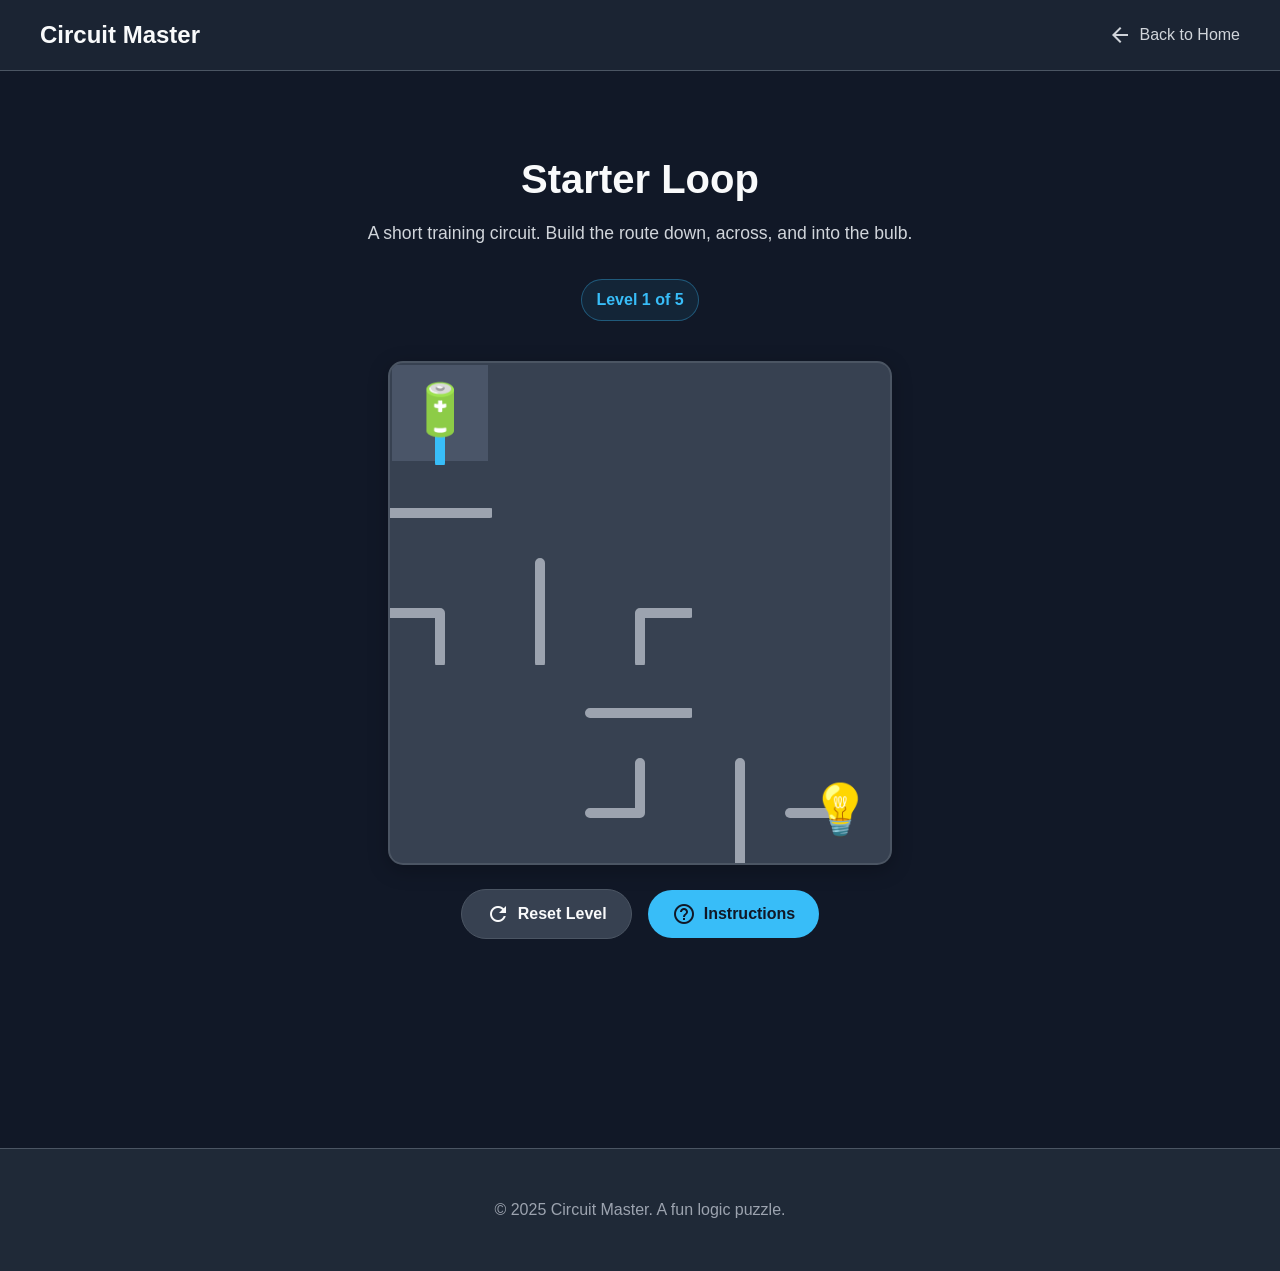
<file: game.html>
<!DOCTYPE html>
<html lang="en">
<head>
    <meta charset="UTF-8" />
    <meta name="viewport" content="width=device-width, initial-scale=1.0" />
    <title>Circuit Master Game</title>
    <link href="https://fonts.googleapis.com/css2?family=Space+Grotesk:wght@500;700;800;900&family=Plus+Jakarta+Sans:wght@400;500;600&family=JetBrains+Mono:wght@500;700&display=swap" rel="stylesheet" />
    <link href="https://fonts.googleapis.com/icon?family=Material+Icons" rel="stylesheet" />
    <style>
        /* --- Base Styles & Variables --- */
        :root {
            --bg-primary: #111827;
            --bg-secondary: #1f2937;
            --surface: #374151;
            --primary: #38bdf8;
            --secondary: #818cf8;
            --text-primary: #f9fafb;
            --text-secondary: #d1d5db;
            --text-tertiary: #9ca3af;
            --border-color: #4b5563;
            --shadow-color: rgba(0, 0, 0, 0.25);
        }

        body {
            font-family: 'Inter', sans-serif;
            background-color: var(--bg-primary);
            color: var(--text-primary);
            margin: 0;
            line-height: 1.6;
        }

        .container {
            max-width: 1200px;
            margin: 0 auto;
            padding: 0 1.5rem;
        }

        /* --- BUTTONS --- */
        .btn {
            display: inline-flex;
            align-items: center;
            justify-content: center;
            gap: 0.5rem;
            padding: 0.75rem 1.5rem;
            border-radius: 9999px; /* pill shape */
            border: none;
            font-weight: 600;
            font-size: 1rem;
            min-height: 48px;
            cursor: pointer;
            transition: all 0.3s ease;
            text-decoration: none;
            touch-action: manipulation;
        }
        .btn:disabled {
            opacity: 0.55;
            cursor: not-allowed;
            transform: none;
            box-shadow: none;
        }
        .btn-primary {
            background-color: var(--primary);
            color: var(--bg-primary);
        }
        .btn-primary:hover {
            transform: translateY(-2px);
            box-shadow: 0 4px 15px rgba(56, 189, 248, 0.4);
        }
        .btn-secondary {
            background-color: var(--surface);
            color: var(--text-primary);
            border: 1px solid var(--border-color);
        }
        .btn-secondary:hover {
            background-color: var(--border-color);
            transform: translateY(-2px);
        }

        /* --- Navigation Bar --- */
        .navbar {
            background-color: rgba(31, 41, 55, 0.8);
            backdrop-filter: blur(10px);
            padding: 1rem 0;
            position: fixed;
            width: 100%;
            top: 0;
            z-index: 1000;
            border-bottom: 1px solid var(--border-color);
        }
        .nav-container {
            display: flex;
            justify-content: space-between;
            align-items: center;
            max-width: 1200px;
            margin: 0 auto;
            padding: 0 1.5rem;
        }
        .logo-text {
            font-size: 1.5rem;
            font-weight: 700;
            color: var(--text-primary);
        }
        .nav-link {
            color: var(--text-secondary);
            text-decoration: none;
            display: flex;
            align-items: center;
            gap: 0.5rem;
            transition: color 0.3s ease;
        }
        .nav-link:hover {
            color: var(--primary);
        }

        /* --- Section Titles --- */
        .section-title {
            font-size: 2.5rem;
            font-weight: 700;
            color: var(--text-primary);
            margin-bottom: 0.5rem;
        }
        .section-description {
            font-size: 1.1rem;
            color: var(--text-secondary);
            max-width: 600px;
            margin: 0 auto 2rem auto;
        }
        .level-status {
            display: inline-flex;
            align-items: center;
            gap: 0.5rem;
            color: var(--primary);
            border: 1px solid rgba(56, 189, 248, 0.35);
            background: rgba(56, 189, 248, 0.08);
            border-radius: 9999px;
            padding: 0.45rem 0.9rem;
            font-weight: 700;
            margin-bottom: 0.5rem;
        }

        /* --- Footer --- */
        .footer {
            text-align: center;
            padding: 2rem 0;
            margin-top: 4rem;
            background-color: var(--bg-secondary);
            border-top: 1px solid var(--border-color);
            color: var(--text-tertiary);
        }
        
        /* --- PAGE STRUCTURE --- */
        .game-page {
            padding-top: 120px; /* Space for fixed navbar */
            padding-bottom: 4rem;
            background-color: var(--bg-primary);
            min-height: 100vh;
            text-align: center;
        }

        /* --- GAME CONTAINER --- */
        .game-container {
            display: flex;
            flex-direction: column;
            align-items: center;
            gap: 1.5rem;
            margin-top: 2rem;
        }

        #gameCanvas {
            background-color: var(--surface);
            border: 2px solid var(--border-color);
            border-radius: 15px;
            box-shadow: 0 5px 20px var(--shadow-color);
            width: min(500px, calc(100vw - 2rem));
            max-width: 100%;
            height: auto;
            aspect-ratio: 1 / 1;
            touch-action: manipulation;
            user-select: none;
        }

        .game-controls {
            display: flex;
            gap: 1rem;
            justify-content: center;
            align-items: center;
            flex-wrap: wrap;
        }

        .touch-controls {
            display: none;
            width: min(500px, calc(100vw - 2rem));
            gap: 0.75rem;
            justify-content: center;
            flex-wrap: wrap;
        }

        /* --- MODAL STYLES --- */
        .modal {
            display: none; 
            position: fixed; 
            z-index: 1001; 
            left: 0;
            top: 0;
            width: 100%;
            height: 100%;
            overflow: auto; 
            background-color: rgba(0,0,0,0.6);
            backdrop-filter: blur(5px);
            align-items: center;
            justify-content: center;
        }
        .modal.show {
            display: flex;
        }
        .modal-content {
            background-color: var(--bg-secondary);
            padding: 2rem;
            border: 1px solid var(--border-color);
            width: 90%;
            max-width: 500px;
            border-radius: 20px;
            position: relative;
            animation: slide-down 0.5s ease-out;
            text-align: center;
        }
        @keyframes slide-down {
            from { transform: translateY(-50px) scale(0.95); opacity: 0; }
            to { transform: translateY(0) scale(1); opacity: 1; }
        }
        .close-button {
            color: var(--text-tertiary);
            position: absolute;
            top: 1rem;
            right: 1.5rem;
            font-size: 2rem;
            font-weight: bold;
            cursor: pointer;
            transition: color 0.3s ease;
        }
        .close-button:hover,
        .close-button:focus {
            color: var(--text-primary);
        }
        .modal-content ul {
            list-style-type: none;
            padding: 0;
            margin-top: 1.5rem;
            text-align: left;
        }
        .modal-content ul li {
            color: var(--text-secondary);
            font-size: 1.1rem;
            margin-bottom: 1rem;
            display: flex;
            align-items: center;
            gap: 1rem;
        }
        .modal-title {
            font-size: 2rem;
            font-weight: 700;
            color: var(--primary);
        }
        .modal-body {
            color: var(--text-secondary);
            margin: 1rem 0 2rem 0;
        }

        @media (max-width: 768px) {
            .game-page {
                padding-top: 96px;
                padding-bottom: 2.5rem;
            }

            .container {
                padding: 0 1rem;
            }

            .section-title {
                font-size: 2rem;
            }

            .section-description {
                font-size: 1rem;
                margin-bottom: 1.25rem;
            }

            .game-container {
                gap: 1rem;
                margin-top: 1.25rem;
            }

            .game-controls,
            .touch-controls {
                width: min(100%, 340px);
            }

            .game-controls .btn,
            .touch-controls .btn {
                width: 100%;
            }

            .touch-controls {
                display: flex;
            }

            .modal-content {
                width: 95%;
                max-width: 95%;
                max-height: calc(100dvh - 2rem);
                overflow-y: auto;
                padding: 1.25rem;
                border-radius: 16px;
            }

            .modal-content ul li {
                align-items: flex-start;
                font-size: 1rem;
            }

            .navbar,
            .modal {
                backdrop-filter: blur(2px);
            }
        }
    </style>
</head>
<body>
    <!-- Navigation -->
    <nav class="navbar">
      <div class="nav-container">
        <div class="nav-logo">
          <span class="logo-text">Circuit Master</span>
        </div>
        <a href="index.html" class="nav-link">
            <span class="material-icons">arrow_back</span>
            Back to Home
        </a>
      </div>
    </nav>

    <!-- Game Section -->
    <main class="game-page">
      <div class="container">
        <h1 id="gameTitle" class="section-title">Complete the Circuit</h1>
        <p id="gameDescription" class="section-description">
          Rotate the tiles to connect the power source to the light bulb and light it up!
        </p>
        <div id="levelStatus" class="level-status" aria-live="polite">Level 1 of 5</div>

        <div class="game-container">
            <canvas id="gameCanvas" width="500" height="500"></canvas>
            <div class="touch-controls" aria-label="Touch controls">
                <button id="rotateSelectedBtn" class="btn btn-primary" disabled>
                    <span class="material-icons">rotate_right</span>
                    Rotate Selected
                </button>
            </div>
            <div class="game-controls">
                <button id="resetBtn" class="btn btn-secondary">
                    <span class="material-icons">refresh</span>
                    Reset Level
                </button>
                <button id="instructionsBtn" class="btn btn-primary">
                    <span class="material-icons">help_outline</span>
                    Instructions
                </button>
            </div>
        </div>
      </div>
    </main>

    <!-- Instructions Modal -->
    <div id="instructionsModal" class="modal">
        <div class="modal-content">
            <span class="close-button">&times;</span>
            <h2 class="modal-title">How to Play</h2>
            <ul>
                <li><span class="material-icons" style="color: var(--primary);">emoji_objects</span>Your goal is to light up the bulb 💡.</li>
                <li><span class="material-icons" style="color: var(--primary);">power</span>Create a continuous path from the power source 🔋 to the bulb.</li>
                <li><span class="material-icons" style="color: var(--primary);">rotate_right</span>Click or tap any wire or corner piece to rotate it 90 degrees clockwise.</li>
                <li><span class="material-icons" style="color: var(--primary);">touch_app</span>On mobile, use Rotate Selected to spin the last tile you touched again.</li>
                <li><span class="material-icons" style="color: var(--primary);">route</span>Clear all five circuit boards to complete the pack.</li>
                <li><span class="material-icons" style="color: var(--primary);">celebration</span>Once the circuit is complete, the bulb will light up!</li>
            </ul>
        </div>
    </div>
    
    <!-- Win Modal -->
    <div id="winModal" class="modal">
        <div class="modal-content">
            <h2 id="winTitle" class="modal-title">Circuit Complete!</h2>
            <p id="winMessage" class="modal-body">
                Congratulations! You successfully powered the bulb.
            </p>
            <button id="playAgainBtn" class="btn btn-primary">
                <span id="playAgainIcon" class="material-icons">replay</span>
                <span id="playAgainLabel">Play Again</span>
            </button>
        </div>
    </div>


    <!-- Footer -->
    <footer class="footer">
      <div class="container">
        <p>&copy; 2025 Circuit Master. A fun logic puzzle.</p>
      </div>
    </footer>

    <script>
    document.addEventListener('DOMContentLoaded', () => {
        // --- Canvas and DOM Elements ---
        const canvas = document.getElementById('gameCanvas');
        const ctx = canvas.getContext('2d');
        const gameTitle = document.getElementById('gameTitle');
        const gameDescription = document.getElementById('gameDescription');
        const levelStatus = document.getElementById('levelStatus');
        const resetBtn = document.getElementById('resetBtn');
        const instructionsBtn = document.getElementById('instructionsBtn');
        const rotateSelectedBtn = document.getElementById('rotateSelectedBtn');
        
        // Modals
        const instructionsModal = document.getElementById('instructionsModal');
        const winModal = document.getElementById('winModal');
        const closeInstructionsBtn = instructionsModal.querySelector('.close-button');
        const playAgainBtn = document.getElementById('playAgainBtn');
        const winTitle = document.getElementById('winTitle');
        const winMessage = document.getElementById('winMessage');
        const playAgainIcon = document.getElementById('playAgainIcon');
        const playAgainLabel = document.getElementById('playAgainLabel');

        // --- Game Constants ---
        const GRID_SIZE = 5;
        const TILE_SIZE = canvas.width / GRID_SIZE;

        // Component Types
        const EMPTY = 0;
        const POWER = 1;
        const BULB = 2;
        const WIRE_I = 3; // Straight wire
        const WIRE_L = 4; // Corner wire

        // Directions (using a bitmask for easy connection checking)
        const UP = 1, DOWN = 2, LEFT = 4, RIGHT = 8;

        // --- Game State ---
        let level;
        let winState = false;
        let selectedTile = null;
        let currentLevelIndex = 0;

        const E = () => ({ type: EMPTY });
        const P = (rotation) => ({ type: POWER, rotation });
        const B = (rotation) => ({ type: BULB, rotation });
        const I = (rotation) => ({ type: WIRE_I, rotation });
        const L = (rotation) => ({ type: WIRE_L, rotation });

        const levels = [
            {
                name: 'Starter Loop',
                description: 'A short training circuit. Build the route down, across, and into the bulb.',
                grid: [
                    [ P(1), E(),  E(),  E(),  E() ],
                    [ I(1), E(),  E(),  E(),  E() ],
                    [ L(2), I(0), L(1), E(),  E() ],
                    [ E(),  E(),  I(1), E(),  E() ],
                    [ E(),  E(),  L(3), I(0), B(2) ]
                ]
            },
            {
                name: 'Zigzag Feed',
                description: 'The signal snakes through the upper lanes before dropping into the bulb.',
                grid: [
                    [ P(3), I(0), L(0), E(),  E() ],
                    [ E(),  E(),  I(1), E(),  E() ],
                    [ E(),  E(),  L(3), L(1), E() ],
                    [ E(),  E(),  E(),  L(2), L(1) ],
                    [ E(),  E(),  E(),  E(),  B(0) ]
                ]
            },
            {
                name: 'Middle Relay',
                description: 'Route power through the center channel while ignoring the dead-end pieces.',
                grid: [
                    [ P(1), E(),  L(1), I(0), E() ],
                    [ L(3), I(0), L(1), E(),  E() ],
                    [ E(),  E(),  I(1), E(),  L(0) ],
                    [ E(),  E(),  L(3), I(0), L(1) ],
                    [ I(1), E(),  E(),  E(),  B(0) ]
                ]
            },
            {
                name: 'Cross Feed',
                description: 'A compact crossing pattern. Keep the live path tight through the center.',
                grid: [
                    [ P(3), L(0), E(),  L(2), E() ],
                    [ E(),  I(1), E(),  I(1), E() ],
                    [ E(),  L(3), I(0), L(1), E() ],
                    [ E(),  E(),  L(0), I(1), E() ],
                    [ E(),  I(0), E(),  L(3), B(2) ]
                ]
            },
            {
                name: 'Final Bus',
                description: 'The final board uses decoys near the main bus. Find the cleanest powered route.',
                grid: [
                    [ P(3), I(0), I(0), L(0), E() ],
                    [ L(1), E(),  E(),  I(1), E() ],
                    [ I(1), L(0), E(),  L(3), L(1) ],
                    [ E(),  I(0), E(),  E(),  I(1) ],
                    [ E(),  L(2), I(0), L(0), B(0) ]
                ]
            }
        ];
        
        /**
         * Determines the connections for a tile based on its type and rotation.
         * @param {object} tile - The tile object {type, rotation}.
         * @returns {number} A bitmask representing the open connections (UP, DOWN, LEFT, RIGHT).
         */
        function getConnections(tile) {
            switch (tile.type) {
                case POWER:
                case BULB:
                    // Power and Bulb only have one connection point.
                    return [UP, DOWN, LEFT, RIGHT][tile.rotation];
                case WIRE_I: // Straight wire
                    // Vertical if rotation is 0 or 2, horizontal otherwise.
                    return tile.rotation % 2 === 0 ? (UP | DOWN) : (LEFT | RIGHT);
                case WIRE_L: // Corner wire
                    // Each rotation corresponds to a different corner.
                    return [UP | RIGHT, RIGHT | DOWN, DOWN | LEFT, LEFT | UP][tile.rotation];
                default:
                    return 0; // No connections for empty tiles.
            }
        }

        /**
         * Initializes or resets the game to its starting state.
         */
        function updateLevelUI() {
            const currentLevel = levels[currentLevelIndex];
            gameTitle.textContent = currentLevel.name;
            gameDescription.textContent = currentLevel.description;
            levelStatus.textContent = `Level ${currentLevelIndex + 1} of ${levels.length}`;
        }

        function init(levelIndex = currentLevelIndex) {
            currentLevelIndex = levelIndex;
            winState = false;
            selectedTile = null;
            updateTouchControls();
            winModal.classList.remove('show');
            updateLevelUI();
            // Create a deep copy of the level to avoid modifying the original config.
            level = JSON.parse(JSON.stringify(levels[currentLevelIndex].grid));
            checkWinCondition(); // Check initial state (in case it's already solved)
            drawBoard();
        }

        /**
         * Draws the entire game board on the canvas.
         */
        function drawBoard() {
            ctx.clearRect(0, 0, canvas.width, canvas.height);
            for (let y = 0; y < GRID_SIZE; y++) {
                for (let x = 0; x < GRID_SIZE; x++) {
                    drawTile(x, y, level[y][x]);
                }
            }
            drawSelectedTile();
        }

        function drawSelectedTile() {
            if (!selectedTile) return;
            const { x, y } = selectedTile;
            ctx.save();
            ctx.strokeStyle = '#38bdf8';
            ctx.lineWidth = 4;
            ctx.setLineDash([10, 6]);
            ctx.strokeRect(x * TILE_SIZE + 6, y * TILE_SIZE + 6, TILE_SIZE - 12, TILE_SIZE - 12);
            ctx.restore();
        }

        /**
         * Draws a single tile at a given x, y coordinate.
         * @param {number} x - The grid x-coordinate.
         * @param {number} y - The grid y-coordinate.
         * @param {object} tile - The tile to draw.
         */
        function drawTile(x, y, tile) {
            const px = x * TILE_SIZE;
            const py = y * TILE_SIZE;
            const isPowered = tile.powered;

            // Draw base tile background
            ctx.fillStyle = isPowered ? '#4a5568' : '#374151'; 
            ctx.fillRect(px + 2, py + 2, TILE_SIZE - 4, TILE_SIZE - 4);
            
            // Draw the wire/connection path
            ctx.strokeStyle = isPowered ? '#38bdf8' : '#9ca3af'; 
            ctx.lineWidth = 10;
            ctx.lineCap = 'round';
            ctx.beginPath();

            const connections = getConnections(tile);
            const centerX = px + TILE_SIZE / 2;
            const centerY = py + TILE_SIZE / 2;

            if (connections & UP) { ctx.moveTo(centerX, centerY); ctx.lineTo(centerX, py); }
            if (connections & DOWN) { ctx.moveTo(centerX, centerY); ctx.lineTo(centerX, py + TILE_SIZE); }
            if (connections & LEFT) { ctx.moveTo(centerX, centerY); ctx.lineTo(px, centerY); }
            if (connections & RIGHT) { ctx.moveTo(centerX, centerY); ctx.lineTo(px + TILE_SIZE, centerY); }
            
            ctx.stroke();

            // Draw special components (Power/Bulb emojis)
            if (tile.type === POWER || tile.type === BULB) {
                ctx.font = `${TILE_SIZE * 0.5}px sans-serif`;
                ctx.textAlign = 'center';
                ctx.textBaseline = 'middle';
                ctx.fillText(tile.type === POWER ? '🔋' : '💡', centerX, centerY);
                
                // Add a glow effect to the powered bulb
                if (tile.type === BULB && isPowered) {
                     ctx.fillStyle = 'rgba(56, 189, 248, 0.3)';
                     ctx.beginPath();
                     ctx.arc(centerX, centerY, TILE_SIZE/2.5, 0, Math.PI * 2);
                     ctx.fill();
                }
            }
        }

        /**
         * Checks the entire grid to see if the bulb is powered.
         * Uses a Breadth-First Search (BFS) algorithm starting from the power source.
         */
        function checkWinCondition() {
            // Reset power state for all tiles before re-calculating.
            level.forEach(row => row.forEach(tile => tile.powered = false));

            const powerSource = {x: 0, y: 0}; // Assuming power is always at (0,0)
            const queue = [powerSource];
            level[powerSource.y][powerSource.x].powered = true;
            const visited = new Set([`${powerSource.x},${powerSource.y}`]);

            // BFS traversal to find all powered tiles
            while (queue.length > 0) {
                const curr = queue.shift();
                const connections = getConnections(level[curr.y][curr.x]);

                // Define potential neighbors and the required connections
                const neighbors = [
                    { x: curr.x, y: curr.y - 1, from: DOWN, to: UP },    // Up
                    { x: curr.x, y: curr.y + 1, from: UP, to: DOWN },    // Down
                    { x: curr.x - 1, y: curr.y, from: RIGHT, to: LEFT }, // Left
                    { x: curr.x + 1, y: curr.y, from: LEFT, to: RIGHT }, // Right
                ];

                for (const n of neighbors) {
                    // Check if neighbor is within grid bounds and not yet visited
                    if (n.x >= 0 && n.x < GRID_SIZE && n.y >= 0 && n.y < GRID_SIZE && !visited.has(`${n.x},${n.y}`)) {
                        const neighborTile = level[n.y][n.x];
                        const neighborConnections = getConnections(neighborTile);
                        
                        // Check for a valid two-way connection
                        if ((connections & n.to) && (neighborConnections & n.from)) {
                            neighborTile.powered = true;
                            visited.add(`${n.x},${n.y}`);
                            queue.push({x: n.x, y: n.y});
                        }
                    }
                }
            }

            // Check if the bulb is powered to determine the win state
            const bulbTile = level[GRID_SIZE - 1][GRID_SIZE - 1]; // Assuming bulb is at the end
            if (bulbTile.powered && !winState) {
                winState = true;
                updateTouchControls();
                const isLastLevel = currentLevelIndex === levels.length - 1;
                const currentLevel = levels[currentLevelIndex];
                const nextLevel = levels[currentLevelIndex + 1];

                winTitle.textContent = isLastLevel ? 'All Circuits Complete!' : `${currentLevel.name} Complete!`;
                winMessage.textContent = isLastLevel
                    ? 'You powered every board in the Circuit Master pack.'
                    : `Nice work. Advance to ${nextLevel.name}.`;
                playAgainIcon.textContent = isLastLevel ? 'replay' : 'arrow_forward';
                playAgainLabel.textContent = isLastLevel ? 'Restart Pack' : 'Next Level';
                // Use a timeout to allow the final draw to render before showing the modal
                setTimeout(() => {
                    winModal.classList.add('show');
                }, 200);
            }
            drawBoard();
        }

        function getTileFromPointer(e) {
            const rect = canvas.getBoundingClientRect();
            const scaleX = canvas.width / rect.width;
            const scaleY = canvas.height / rect.height;
            const x = Math.floor((e.clientX - rect.left) * scaleX / TILE_SIZE);
            const y = Math.floor((e.clientY - rect.top) * scaleY / TILE_SIZE);

            if (x < 0 || x >= GRID_SIZE || y < 0 || y >= GRID_SIZE) return null;
            return { x, y };
        }

        function canRotate(tile) {
            return tile.type === WIRE_I || tile.type === WIRE_L;
        }

        function updateTouchControls() {
            if (!rotateSelectedBtn) return;
            rotateSelectedBtn.disabled = !selectedTile || winState;
        }

        function rotateTileAt(x, y) {
            const tile = level[y][x];
            if (!canRotate(tile) || winState) return;
            tile.rotation = (tile.rotation + 1) % 4;
            selectedTile = { x, y };
            updateTouchControls();
            checkWinCondition();
        }


        // --- Event Listeners ---

        // Handle pointer input on the game canvas. Pointer events cover mouse, pen, and touch.
        canvas.addEventListener('pointerup', (e) => {
            if (winState) return; // Don't allow clicks after winning
            e.preventDefault();

            const tilePosition = getTileFromPointer(e);
            if (!tilePosition) return;
            rotateTileAt(tilePosition.x, tilePosition.y);
        });

        // Control buttons
        resetBtn.addEventListener('click', () => init(currentLevelIndex));
        playAgainBtn.addEventListener('click', () => {
            const nextLevelIndex = currentLevelIndex + 1;
            init(nextLevelIndex < levels.length ? nextLevelIndex : 0);
        });
        rotateSelectedBtn.addEventListener('click', () => {
            if (!selectedTile) return;
            rotateTileAt(selectedTile.x, selectedTile.y);
        });

        // Modal controls
        instructionsBtn.addEventListener('click', () => instructionsModal.classList.add('show'));
        closeInstructionsBtn.addEventListener('click', () => instructionsModal.classList.remove('show'));
        
        // Close modal if clicking on the background overlay
        window.addEventListener('click', (e) => {
            if (e.target == instructionsModal) {
                instructionsModal.classList.remove('show');
            }
        });

        // --- Initial Game Start ---
        init();
    });
    </script>
</body>
</html>
</file>
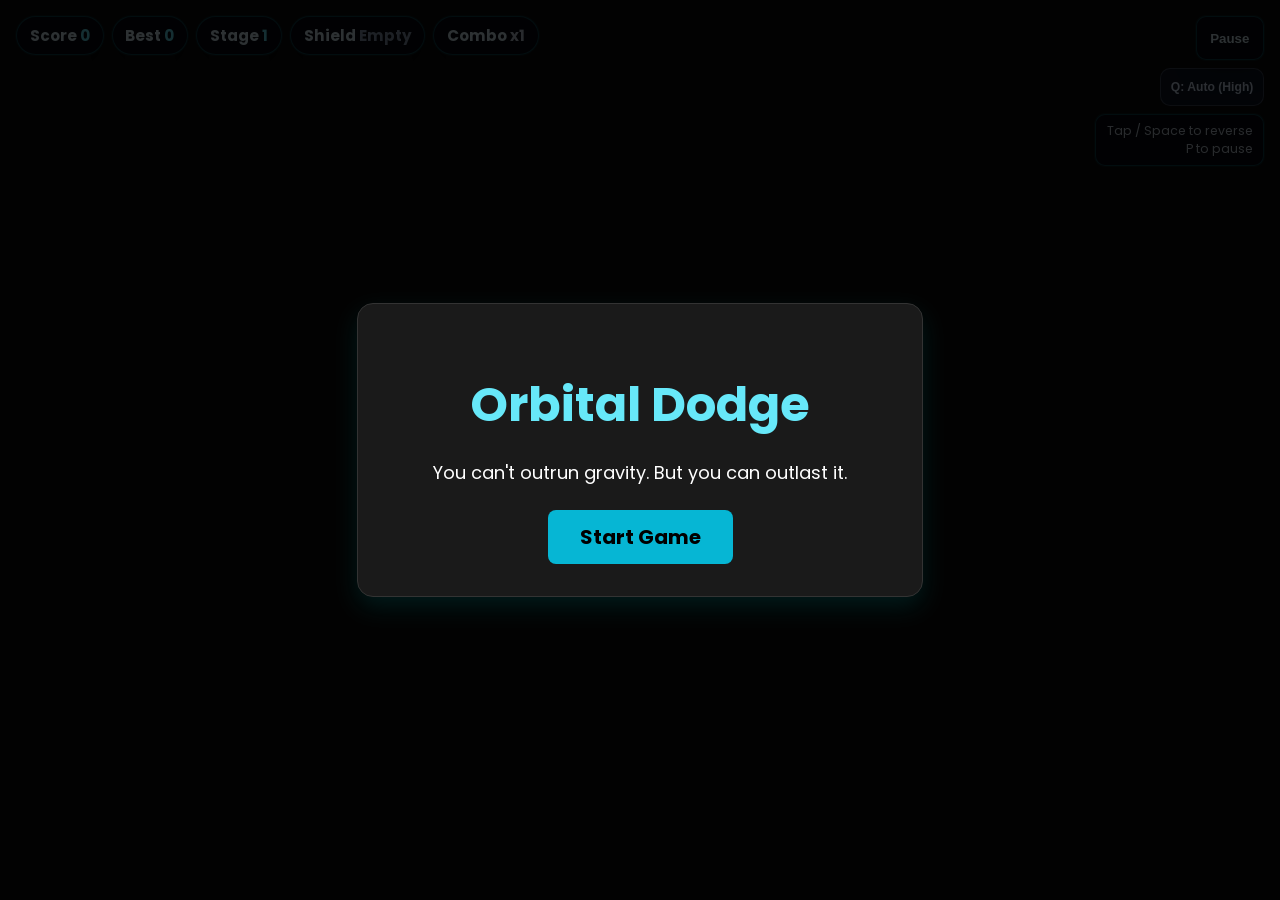
<file: orbital-dodge.html>
<!doctype html>
<html lang="en">
  <head>
    <meta charset="UTF-8" />
    <meta name="viewport" content="width=device-width, initial-scale=1.0" />
    <title>Orbital Dodge Game</title>

    <link
      href="https://fonts.googleapis.com/css2?family=Poppins:wght@400;600;700&display=swap"
      rel="stylesheet"
    />
    <style>
      *, *::before, *::after {
        -webkit-tap-highlight-color: rgba(0,0,0,0);
        -webkit-tap-highlight-color: transparent;
      }
      body {
        font-family: "Poppins", sans-serif;
        overflow: hidden;
        touch-action: none;
        background-color: #000;
        color: #fff;
        display: flex;
        align-items: center;
        justify-content: center;
        height: 100vh;
        margin: 0;
        -webkit-tap-highlight-color: transparent;
      }
      canvas {
        display: block;
        background-color: #0a0a0a;
        cursor: pointer;
        width: 100vw;
        height: 100dvh;
        max-width: 100%;
        max-height: 100dvh;
        touch-action: none;
        -webkit-tap-highlight-color: transparent;
        outline: none;
      }
      .unselectable {
        -webkit-touch-callout: none;
        -webkit-user-select: none;
        -khtml-user-select: none;
        -moz-user-select: none;
        -ms-user-select: none;
        user-select: none;
      }
      .modal {
        display: flex;
        justify-content: center;
        align-items: center;
        position: absolute;
        top: 0;
        left: 0;
        width: 100%;
        height: 100%;
        background-color: rgba(0, 0, 0, 0.8);
        z-index: 10;
      }
      .modal-content {
        background-color: #1a1a1a;
        padding: 2rem;
        border-radius: 1rem;
        text-align: center;
        color: white;
        border: 1px solid #333;
        box-shadow: 0 10px 25px rgba(0, 255, 255, 0.1);
        max-width: 90%;
        width: 500px;
      }
      .hud {
        position: absolute;
        top: 1rem;
        left: 1rem;
        right: 1rem;
        z-index: 2;
        display: flex;
        align-items: flex-start;
        justify-content: space-between;
        gap: 1rem;
        pointer-events: none;
      }
      .hud-group {
        display: flex;
        flex-wrap: wrap;
        gap: 0.5rem;
        max-width: min(72vw, 720px);
      }
      .hud-pill,
      .hud-button,
      .help-chip {
        border: 1px solid rgba(34, 211, 238, 0.28);
        background: rgba(3, 7, 18, 0.72);
        color: #e0f7ff;
        box-shadow:
          0 0 0 1px rgba(34, 211, 238, 0.08),
          0 10px 24px rgba(0, 0, 0, 0.22);
        backdrop-filter: blur(8px);
      }
      .hud-pill {
        border-radius: 999px;
        padding: 0.45rem 0.8rem;
        font-size: 0.95rem;
        font-weight: 700;
      }
      .hud-pill span {
        color: #67e8f9;
      }
      .hud-actions {
        display: flex;
        flex-direction: column;
        align-items: flex-end;
        gap: 0.5rem;
        pointer-events: auto;
      }
      .hud-button {
        min-height: 44px;
        border-radius: 10px;
        padding: 0.55rem 0.85rem;
        font-weight: 800;
        cursor: pointer;
        touch-action: manipulation;
      }
      .help-chip {
        border-radius: 10px;
        padding: 0.45rem 0.65rem;
        font-size: 0.78rem;
        color: #cbd5e1;
        text-align: right;
      }
      .stage-flavor {
        position: absolute;
        top: 5.25rem;
        left: 50%;
        transform: translateX(-50%);
        z-index: 3;
        border: 1px solid rgba(34, 211, 238, 0.24);
        background: rgba(3, 7, 18, 0.68);
        color: #e2e8f0;
        border-radius: 999px;
        padding: 0.45rem 0.9rem;
        font-size: 0.82rem;
        letter-spacing: 0.02em;
        text-align: center;
        box-shadow:
          0 0 0 1px rgba(34, 211, 238, 0.08),
          0 10px 24px rgba(0, 0, 0, 0.22);
        backdrop-filter: blur(8px);
        pointer-events: none;
        opacity: 0;
        transition:
          opacity 220ms ease,
          color 280ms ease,
          border-color 280ms ease,
          box-shadow 280ms ease;
      }
      @media (max-width: 768px) {
        .modal-content {
          width: 95%;
          max-width: 95%;
          max-height: calc(100dvh - 2rem);
          overflow-y: auto;
          padding: 1.25rem;
        }
        #startButton {
          width: 100%;
          min-height: 48px;
        }
        .hud {
          top: 0.75rem;
          left: 0.75rem;
          right: 0.75rem;
        }
        .hud-group {
          max-width: 68vw;
        }
        .hud-pill {
          padding: 0.36rem 0.55rem;
          font-size: 0.78rem;
        }
        .help-chip {
          display: none;
        }
        .hud-button {
          min-width: 44px;
          padding: 0.5rem 0.65rem;
          font-size: 0.86rem;
        }
        .stage-flavor {
          top: 4.8rem;
          max-width: calc(100vw - 1.5rem);
          font-size: 0.75rem;
          padding: 0.4rem 0.65rem;
        }
      }
      .gemini-button {
        background: linear-gradient(135deg, #8b5cf6, #6366f1);
        color: white;
        border: none;
        padding: 0.75rem 1.5rem;
        border-radius: 50px;
        font-weight: 600;
        cursor: pointer;
        transition: all 0.3s;
        margin-top: 1rem;
      }
      .gemini-button:hover {
        transform: translateY(-2px);
        box-shadow: 0 8px 25px rgba(99, 102, 241, 0.4);
      }
      .gemini-button:disabled {
        opacity: 0.5;
        cursor: not-allowed;
      }
      .story-text {
        font-style: italic;
        color: #cbd5e1;
        margin-top: 1rem;
        font-size: 0.9rem;
        line-height: 1.5;
      }
      .share-button {
        margin-top: 0.75rem;
        width: 100%;
        min-height: 46px;
        border-radius: 10px;
        border: 1px solid rgba(34, 211, 238, 0.35);
        background: rgba(3, 7, 18, 0.88);
        color: #dffbff;
        font-weight: 700;
        letter-spacing: 0.01em;
      }
      .share-button.hidden {
        display: none;
      }
      .quality-button {
        min-height: 38px;
        border-radius: 10px;
        border: 1px solid rgba(148, 163, 184, 0.35);
        background: rgba(15, 23, 42, 0.84);
        color: #dbeafe;
        font-size: 0.76rem;
        font-weight: 700;
        padding: 0.45rem 0.6rem;
      }
      .low-quality-ui .hud-pill,
      .low-quality-ui .hud-button,
      .low-quality-ui .help-chip,
      .low-quality-ui .stage-flavor,
      .reduced-blur-ui .hud-pill,
      .reduced-blur-ui .hud-button,
      .reduced-blur-ui .help-chip,
      .reduced-blur-ui .stage-flavor {
        backdrop-filter: none;
        -webkit-backdrop-filter: none;
        box-shadow: 0 2px 10px rgba(0, 0, 0, 0.2);
      }
      .hidden { display: none; }
      #modalTitle {
        font-size: 2.25rem;
        font-weight: 700;
        margin-bottom: 1rem;
        color: #67e8f9;
      }
      @media (min-width: 768px) {
        #modalTitle { font-size: 3rem; }
      }
      #modalText {
        font-size: 1.125rem;
        margin-bottom: 1.5rem;
      }
      #finalScore {
        font-size: 1.5rem;
        margin-top: 1rem;
        font-weight: 600;
      }
      #startButton {
        background-color: #06b6d4;
        color: #000;
        font-weight: 700;
        padding: 0.75rem 2rem;
        border-radius: 0.5rem;
        font-size: 1.25rem;
        transition: all 300ms;
        border: none;
        cursor: pointer;
        font-family: inherit;
      }
      #startButton:hover {
        background-color: #22d3ee;
      }
    </style>
  </head>
  <body class="unselectable">
    <!-- Game Canvas -->
    <canvas id="gameCanvas"></canvas>

    <!-- UI Elements -->
    <div class="hud" aria-live="polite">
      <div class="hud-group">
        <div class="hud-pill">Score <span id="score">0</span></div>
        <div class="hud-pill">Best <span id="highScore">0</span></div>
        <div class="hud-pill">Stage <span id="stage">1</span></div>
        <div class="hud-pill">Shield <span id="shieldStatus">Empty</span></div>
        <div class="hud-pill">Combo <span id="comboMultiplier">x1</span></div>
      </div>
      <div class="hud-actions">
        <button id="pauseButton" class="hud-button" type="button">Pause</button>
        <button id="qualityButton" class="quality-button" type="button">
          Q: Auto
        </button>
        <div class="help-chip">Tap / Space to reverse<br />P to pause</div>
      </div>
    </div>

    <div id="stageFlavor" class="stage-flavor" aria-live="polite"></div>

    <!-- Start/Game Over Modal -->
    <div id="modal" class="modal">
      <div class="modal-content">
        <h1 id="modalTitle">Orbital Dodge</h1>
        <p id="modalText">
          You can't outrun gravity. But you can outlast it.
        </p>
        <p id="finalScore" class="hidden"></p>
        <button id="startButton">Start Game</button>
        <button id="shareButton" class="share-button hidden" type="button">
          Share Run
        </button>
      </div>
    </div>

    <script>
      const canvas = document.getElementById("gameCanvas");
      const isMobile = /Android|iPhone|iPad|iPod/i.test(navigator.userAgent || "");
      const ctx =
        canvas.getContext("2d", { alpha: false, desynchronized: !isMobile }) ||
        canvas.getContext("2d");

      // UI Elements
      const scoreEl = document.getElementById("score");
      const highScoreEl = document.getElementById("highScore");
      const modal = document.getElementById("modal");
      const modalTitle = document.getElementById("modalTitle");
      const modalText = document.getElementById("modalText");
      const startButton = document.getElementById("startButton");
      const finalScoreEl = document.getElementById("finalScore");
      const stageEl = document.getElementById("stage");
      const shieldStatusEl = document.getElementById("shieldStatus");
      const pauseButton = document.getElementById("pauseButton");
      const qualityButton = document.getElementById("qualityButton");
      const comboMultiplierEl = document.getElementById("comboMultiplier");
      const stageFlavorEl = document.getElementById("stageFlavor");
      const shareButton = document.getElementById("shareButton");

      let player,
        center,
        projectiles,
        powerUps,
        particles,
        stars,
        score,
        highScore,
        animationId,
        isGameOver;
      let angle = 0;
      let orbitalDirection = 1; // 1 for counter-clockwise, -1 for clockwise
      let orbitalRadius,
        stage,
        spawnTimer,
        powerUpTimer,
        scoreTimer,
        lastFrame,
        isPaused,
        hasShield;
      let comboMultiplier, comboWindowTimer, floatingTexts, accentColor;
      let shakeIntensity, shakeDuration, shakeElapsed;
      let stageFlavorTimer, stageFlavorDuration, lastStageAnnounced;
      let runStartTime, finalRunMs, shareSnapshotDataUrl, lastDeathLine;
      let qualityMode, activeQuality, qualityPreset, renderScale;
      let adaptiveEffectScale, adaptiveSpawnDelayScale;
      let frameSampleTotalMs, frameSampleCount;
      let audioCtx, audioMaster, audioReady;
      let prevHudScore, prevHudHighScore, prevHudStage, prevHudShield, prevHudCombo;
      let logicalW, logicalH;

      const COMBO_RESET_MS = 2000;
      const MIN_STAGE = 1;
      const MAX_STAGE = 12;
      const COLOR_CYAN = { r: 0, g: 255, b: 255 };
      const COLOR_ORANGE = { r: 255, g: 165, b: 0 };
      const COLOR_RED = { r: 255, g: 68, b: 68 };
      const QUALITY_ORDER = ["auto", "low", "medium", "high"];
      const QUALITY_PRESETS = {
        low: {
          renderScale: 1,
          starDensity: 0.58,
          blurScale: 0,
          glowEnabled: false,
          trailAlpha: 0,
          maxProjectiles: 18,
          spawnDelayScale: 1.18,
          maxParticles: 110,
          particleSpawnScale: 0.6,
          maxFloatingTexts: 8,
          shakeScale: 0.72,
          audioLevel: 1,
          shareEnabled: false,
        },
        medium: {
          renderScale: 1,
          starDensity: 0.8,
          blurScale: 0.78,
          glowEnabled: true,
          trailAlpha: 0.2,
          maxProjectiles: 28,
          spawnDelayScale: 1.06,
          maxParticles: 165,
          particleSpawnScale: 0.85,
          maxFloatingTexts: 12,
          shakeScale: 0.9,
          audioLevel: 2,
          shareEnabled: true,
        },
        high: {
          renderScale: 1,
          starDensity: 1,
          blurScale: 1,
          glowEnabled: true,
          trailAlpha: 0.25,
          maxProjectiles: 40,
          spawnDelayScale: 1,
          maxParticles: 240,
          particleSpawnScale: 1,
          maxFloatingTexts: 18,
          shakeScale: 1,
          audioLevel: 3,
          shareEnabled: true,
        },
      };
      const DEATH_LINES = [
        (cycles) => `The debris won. But the probe lasted ${cycles} cycles.`,
        () => "System failure. The star didn't wait.",
        () => "Hull breach. The void claims another.",
      ];

      // --- Game Setup and Control ---

      function isLikelyMobile() {
        return isMobile;
      }

      function detectAutoQualityMode() {
        const cores = navigator.hardwareConcurrency || 4;
        const memory = navigator.deviceMemory || 4;
        const mobile = isLikelyMobile();
        if (mobile && (cores <= 8 || memory <= 6)) return "low";
        if (mobile) return "medium";
        return "high";
      }

      function updateQualityButtonLabel() {
        const activeLabel = activeQuality
          ? activeQuality.charAt(0).toUpperCase() + activeQuality.slice(1)
          : "-";
        qualityButton.textContent =
          qualityMode === "auto"
            ? `Q: Auto (${activeLabel})`
            : `Q: ${activeLabel}`;
      }

      function applyQualityMode(mode, isInitial = false) {
        qualityMode = mode;
        localStorage.setItem("orbitalDodgeQualityMode", qualityMode);
        activeQuality = mode === "auto" ? detectAutoQualityMode() : mode;
        qualityPreset =
          QUALITY_PRESETS[activeQuality] || QUALITY_PRESETS.medium;
        renderScale = qualityPreset.renderScale;
        document.body.classList.toggle(
          "low-quality-ui",
          activeQuality === "low",
        );
        document.body.classList.toggle(
          "reduced-blur-ui",
          activeQuality === "medium",
        );

        const oldCenter = center || {
          x: window.innerWidth / 2,
          y: window.innerHeight / 2,
        };
        resizeCanvas();
        createStars();

        if (player) {
          player.x += center.x - oldCenter.x;
          player.y += center.y - oldCenter.y;
        }

        if (!qualityPreset.shareEnabled) {
          shareButton.classList.add("hidden");
        }

        updateQualityButtonLabel();
        if (!isInitial && player) {
          addFloatingText(
            player.x,
            player.y - 28,
            `Quality: ${activeQuality.toUpperCase()}`,
            "#94a3b8",
          );
        }
      }

      function cycleQualityMode() {
        const currentIndex = QUALITY_ORDER.indexOf(qualityMode || "auto");
        const nextMode =
          QUALITY_ORDER[(currentIndex + 1) % QUALITY_ORDER.length];
        applyQualityMode(nextMode);
      }

      function resizeCanvas() {
        const width = window.innerWidth;
        const height = window.innerHeight;
        const scale = renderScale || 1;
        const dpr = isMobile ? Math.min(window.devicePixelRatio || 1, 2) : 1;
        logicalW = Math.max(1, Math.floor(width * scale));
        logicalH = Math.max(1, Math.floor(height * scale));
        canvas.width = Math.max(1, Math.floor(logicalW * dpr));
        canvas.height = Math.max(1, Math.floor(logicalH * dpr));
        canvas.style.width = `${width}px`;
        canvas.style.height = `${height}px`;
        if (dpr > 1) ctx.scale(dpr, dpr);
        center = { x: logicalW / 2, y: logicalH / 2 };
        orbitalRadius = Math.max(72, Math.min(logicalW, logicalH) / 5);
      }

      function createStars() {
        const density = qualityPreset ? qualityPreset.starDensity : 1;
        const count = Math.min(
          140,
          Math.max(
            42,
            Math.floor((logicalW * logicalH * density) / 14000),
          ),
        );
        stars = Array.from({ length: count }, () => ({
          x: Math.random() * logicalW,
          y: Math.random() * logicalH,
          radius: Math.random() * 1.4 + 0.25,
          drift: Math.random() * 0.22 + 0.04,
          alpha: Math.random() * 0.55 + 0.2,
          layer: Math.random() < 0.4 ? 0 : Math.random() < 0.5833 ? 1 : 2,
        }));
      }

      function init() {
        applyQualityMode(qualityMode || "auto", true);
        isGameOver = false;
        isPaused = false;
        adaptiveEffectScale = 1;
        adaptiveSpawnDelayScale = 1;
        frameSampleTotalMs = 0;
        frameSampleCount = 0;
        prevHudScore = prevHudHighScore = prevHudStage = prevHudCombo = -1;
        prevHudShield = null;
        audioReady = false;
        hasShield = false;
        score = 0;
        stage = MIN_STAGE;
        spawnTimer = 0;
        powerUpTimer = 0;
        scoreTimer = 0;
        lastFrame = performance.now();
        angle = 0;
        orbitalDirection = 1;
        comboMultiplier = 1;
        comboWindowTimer = 0;
        floatingTexts = [];
        runStartTime = performance.now();
        finalRunMs = 0;
        shareSnapshotDataUrl = "";
        lastDeathLine = "";
        shakeIntensity = 0;
        shakeDuration = 0;
        shakeElapsed = 0;
        stageFlavorTimer = 0;
        stageFlavorDuration = 2200;
        lastStageAnnounced = stage;
        stageFlavorEl.style.opacity = 0;
        shareButton.classList.add("hidden");
        accentColor = getStageColor(stage);
        highScore = Number(localStorage.getItem("orbitalDodgeHighScore") || 0);
        updateHud();
        player = {
          x: center.x + orbitalRadius,
          y: center.y,
          radius: 15,
          color: colorToCss(accentColor),
        };
        projectiles = [];
        powerUps = [];
        particles = [];
        modal.style.display = "none";
        finalScoreEl.classList.add("hidden");
        if (animationId) cancelAnimationFrame(animationId);
        pauseButton.textContent = "Pause";
        animate(lastFrame);
      }

      function animate(timestamp = performance.now()) {
        if (isGameOver || isPaused) return;
        const deltaMs = Math.min(timestamp - lastFrame, 50);
        const delta = deltaMs / 16.67;
        lastFrame = timestamp;
        animationId = requestAnimationFrame(animate);
        updateAdaptivePerformance(deltaMs);

        spawnTimer += deltaMs;
        powerUpTimer += deltaMs;
        scoreTimer += deltaMs;
        const previousStage = stage;
        stage = Math.min(MAX_STAGE, Math.floor(score / 120) + 1);
        accentColor = getStageColor(stage);
        if (stage !== previousStage) {
          showStageFlavor(stage);
        }

        if (comboMultiplier > 1) {
          comboWindowTimer += deltaMs;
          if (comboWindowTimer >= COMBO_RESET_MS) {
            comboMultiplier = 1;
            comboWindowTimer = 0;
          }
        }

        if (scoreTimer >= 250) {
          updateScore(1);
          scoreTimer = 0;
        }
        if (spawnTimer >= getSpawnDelay()) {
          spawnProjectile();
          spawnTimer = 0;
        }
        if (powerUpTimer >= 12000) {
          spawnPowerUp();
          powerUpTimer = 0;
        }

        const shakeOffset = getShakeOffset(deltaMs);
        const dpr = isMobile ? Math.min(window.devicePixelRatio || 1, 2) : 1;
        const trailAlpha =
          (qualityPreset.trailAlpha || 0) * adaptiveEffectScale;
        // Clear with identity transform to avoid edge ghosting during shake
        ctx.setTransform(dpr, 0, 0, dpr, 0, 0);
        if (trailAlpha <= 0.02) {
          ctx.clearRect(-10, -10, logicalW + 20, logicalH + 20);
        } else {
          ctx.fillStyle = `rgba(10, 10, 10, ${Math.min(0.3, trailAlpha).toFixed(3)})`;
          ctx.fillRect(-10, -10, logicalW + 20, logicalH + 20);
        }
        // Now apply shake offset for drawing
        ctx.setTransform(dpr, 0, 0, dpr, shakeOffset.x, shakeOffset.y);
        drawStars(delta);

        const pulse = (Math.sin(timestamp / 800) + 1) / 2;
        const pulseRadius = 8 + pulse * 6;
        const pulseBlur = qualityPreset.glowEnabled
          ? (10 + pulse * 15) * qualityPreset.blurScale * adaptiveEffectScale
          : 0;
        ctx.beginPath();
        ctx.arc(center.x, center.y, pulseRadius, 0, Math.PI * 2, false);
        ctx.fillStyle = "#fff5c0";
        ctx.globalAlpha = 0.55 + pulse * 0.4;
        if (pulseBlur > 0.1) {
          ctx.shadowColor = "#fff5c0";
          ctx.shadowBlur = pulseBlur;
        }
        ctx.fill();
        ctx.globalAlpha = 1;
        ctx.shadowBlur = 0;
        ctx.beginPath();
        ctx.arc(center.x, center.y, orbitalRadius, 0, Math.PI * 2, false);
        ctx.strokeStyle = colorToRgba(accentColor, 0.42);
        ctx.lineWidth = 2;
        ctx.stroke();
        updatePlayer();
        drawPlayer();

        for (let index = projectiles.length - 1; index >= 0; index--) {
          const projectile = projectiles[index];
          projectile.update(delta);
          projectile.draw();
          const dist = Math.hypot(
            player.x - projectile.x,
            player.y - projectile.y,
          );
          if (dist - projectile.size / 2 - player.radius < 1) {
            if (hasShield) {
              hasShield = false;
              burst(player.x, player.y, "#67e8f9", 18);
              addFloatingText(
                player.x,
                player.y - 16,
                "Shield Used",
                "#67e8f9",
              );
              swapPop(projectiles, index);
              continue;
            }
            endGame();
            return;
          }
          if (
            dist - projectile.size / 2 - player.radius < 20 &&
            !projectile.nearMissed
          ) {
            projectile.nearMissed = true;
            comboMultiplier = Math.min(5, comboMultiplier + 1);
            comboWindowTimer = 0;
            const nearMissPoints = 5 * comboMultiplier;
            updateScore(nearMissPoints);
            addFloatingText(
              player.x,
              player.y - 24,
              `+${nearMissPoints}  x${comboMultiplier}`,
              "#facc15",
            );
            burst(player.x, player.y, "#facc15", 5);
            addShake(3.5, 200);
            playNearMissSound();
          }
          if (
            projectile.x + projectile.size < 0 ||
            projectile.x - projectile.size > logicalW ||
            projectile.y + projectile.size < 0 ||
            projectile.y - projectile.size > logicalH
          ) {
            swapPop(projectiles, index);
            updateScore(10);
          }
        }

        for (let index = powerUps.length - 1; index >= 0; index--) {
          const powerUp = powerUps[index];
          powerUp.update(deltaMs);
          powerUp.draw();
          const dist = Math.hypot(player.x - powerUp.x, player.y - powerUp.y);
          if (dist < player.radius + powerUp.radius) {
            hasShield = true;
            burst(powerUp.x, powerUp.y, "#22d3ee", 16);
            addFloatingText(powerUp.x, powerUp.y - 18, "+Shield", "#67e8f9");
            playShieldSound();
            swapPop(powerUps, index);
          } else if (powerUp.age > 7500) {
            swapPop(powerUps, index);
          }
        }

        updateParticles(delta);
        updateFloatingTexts(delta);
        updateStageFlavor(deltaMs);
        const dprEnd = isMobile ? Math.min(window.devicePixelRatio || 1, 2) : 1;
        ctx.setTransform(dprEnd, 0, 0, dprEnd, 0, 0);
        updateHud();
      }

      // --- Player Logic ---

      function drawStars(delta) {
        ctx.save();
        ctx.fillStyle = "#dffbff";
        const starStep = adaptiveEffectScale < 0.72 ? 2 : 1;
        for (let i = 0; i < stars.length; i += starStep) {
          const star = stars[i];
          const layerDrift =
            star.layer === 0 ? 0.3 : star.layer === 1 ? 0.7 : 1.2;
          const layerAlpha =
            star.layer === 0 ? 0.65 : star.layer === 1 ? 0.9 : 1.12;
          const layerRadius =
            star.layer === 0 ? 0.7 : star.layer === 1 ? 1 : 1.1;

          star.y += star.drift * layerDrift * delta;
          if (star.y > logicalH) {
            star.y = 0;
            star.x = Math.random() * logicalW;
          }
          ctx.globalAlpha = Math.min(1, star.alpha * layerAlpha);
          ctx.beginPath();
          ctx.arc(star.x, star.y, star.radius * layerRadius, 0, Math.PI * 2);
          ctx.fill();
        }
        ctx.globalAlpha = 1;
        ctx.restore();
      }

      function drawPlayer() {
        ctx.beginPath();
        ctx.arc(player.x, player.y, player.radius, 0, Math.PI * 2, false);
        ctx.fillStyle = player.color;
        const blur = qualityPreset.glowEnabled
          ? 15 * qualityPreset.blurScale * adaptiveEffectScale
          : 0;
        if (blur > 0.1) {
          ctx.shadowColor = player.color;
          ctx.shadowBlur = blur;
        }
        ctx.fill();
        ctx.shadowBlur = 0;

        if (hasShield) {
          ctx.beginPath();
          ctx.arc(player.x, player.y, player.radius + 8, 0, Math.PI * 2);
          ctx.strokeStyle = "rgba(103, 232, 249, 0.9)";
          ctx.lineWidth = 3;
          ctx.stroke();
        }
      }

      function updatePlayer() {
        angle += (0.018 + stage * 0.0015) * orbitalDirection;
        player.x = center.x + Math.cos(angle) * orbitalRadius;
        player.y = center.y + Math.sin(angle) * orbitalRadius;
        player.color = colorToCss(accentColor);
      }

      function switchDirection() {
        if (!player || isGameOver || isPaused) return;
        ensureAudioReady();
        orbitalDirection *= -1;
        burst(player.x, player.y, player.color, 6);
        playSwitchSound();
      }

      // --- Projectile Logic ---

      class Projectile {
        constructor(x, y, velocity, size, color, spin) {
          this.x = x;
          this.y = y;
          this.velocity = velocity;
          this.size = size;
          this.color = color;
          this.spin = spin;
          this.angle = Math.random() * Math.PI;
          this.nearMissed = false;
        }
        draw() {
          ctx.save();
          ctx.translate(this.x, this.y);
          ctx.rotate(this.angle);
          ctx.fillStyle = this.color;
          const blur = qualityPreset.glowEnabled
            ? 10 * qualityPreset.blurScale * adaptiveEffectScale
            : 0;
          if (blur > 0.1) {
            ctx.shadowColor = this.color;
            ctx.shadowBlur = blur;
          }
          ctx.fillRect(-this.size / 2, -this.size / 2, this.size, this.size);
          ctx.shadowBlur = 0;
          ctx.restore();
        }
        update(delta) {
          this.x += this.velocity.x * delta;
          this.y += this.velocity.y * delta;
          this.angle += this.spin * delta;
        }
      }

      class PowerUp {
        constructor(x, y) {
          this.x = x;
          this.y = y;
          this.radius = 11;
          this.age = 0;
        }
        update(deltaMs) {
          this.age += deltaMs;
        }
        draw() {
          const pulse = Math.sin(this.age / 160) * 3;
          ctx.save();
          ctx.strokeStyle = "rgba(34, 211, 238, 0.35)";
          ctx.lineWidth = 2;
          ctx.beginPath();
          ctx.arc(this.x, this.y, this.radius + 9 + pulse, 0, Math.PI * 2);
          ctx.stroke();
          ctx.fillStyle = "#67e8f9";
          if (qualityPreset.glowEnabled) {
            ctx.shadowColor = "#67e8f9";
            ctx.shadowBlur = 16 * qualityPreset.blurScale * adaptiveEffectScale;
          }
          ctx.beginPath();
          ctx.arc(this.x, this.y, this.radius, 0, Math.PI * 2);
          ctx.fill();
          ctx.restore();
        }
      }

      function spawnProjectile() {
        if (projectiles.length >= getMaxProjectiles()) return;
        const size = Math.random() * 18 + 10 + Math.min(stage, 6);
        const color = "#ff4d4d";
        let x, y;
        if (Math.random() < 0.5) {
          x = Math.random() < 0.5 ? 0 - size : logicalW + size;
          y = Math.random() * logicalH;
        } else {
          x = Math.random() * logicalW;
          y = Math.random() < 0.5 ? 0 - size : logicalH + size;
        }
        const angleToCenter = Math.atan2(center.y - y, center.x - x);
        const speed = 1.25 + stage * 0.18 + Math.random() * 0.6;
        const velocity = {
          x: Math.cos(angleToCenter) * speed,
          y: Math.sin(angleToCenter) * speed,
        };
        const spin = (Math.random() - 0.5) * 0.08;
        projectiles.push(new Projectile(x, y, velocity, size, color, spin));
        if (
          stage >= 5 &&
          projectiles.length < getMaxProjectiles() &&
          Math.random() < 0.22 * adaptiveEffectScale
        ) {
          setTimeout(() => {
            if (
              !isGameOver &&
              !isPaused &&
              projectiles.length < getMaxProjectiles()
            ) {
              spawnProjectile();
            }
          }, 180);
        }
      }

      function spawnPowerUp() {
        if (hasShield || powerUps.length) return;
        const theta = Math.random() * Math.PI * 2;
        powerUps.push(
          new PowerUp(
            center.x + Math.cos(theta) * orbitalRadius,
            center.y + Math.sin(theta) * orbitalRadius,
          ),
        );
      }

      function getSpawnDelay() {
        return (
          Math.max(360, 980 - stage * 70) *
          (qualityPreset.spawnDelayScale || 1) *
          adaptiveSpawnDelayScale
        );
      }

      function getMaxProjectiles() {
        const base = qualityPreset.maxProjectiles || 28;
        return Math.max(8, Math.floor(base * adaptiveEffectScale));
      }

      function burst(x, y, color, count) {
        const scaledCount = Math.max(
          1,
          Math.floor(count * qualityPreset.particleSpawnScale),
        );
        for (let i = 0; i < scaledCount; i++) {
          const theta = Math.random() * Math.PI * 2;
          const speed = Math.random() * 2.5 + 0.8;
          particles.push({
            x,
            y,
            vx: Math.cos(theta) * speed,
            vy: Math.sin(theta) * speed,
            life: 1,
            color,
          });
        }
        if (particles.length > qualityPreset.maxParticles) {
          particles.splice(0, particles.length - qualityPreset.maxParticles);
        }
      }

      function updateParticles(delta) {
        for (let i = particles.length - 1; i >= 0; i--) {
          const p = particles[i];
          p.x += p.vx * delta;
          p.y += p.vy * delta;
          p.life -= 0.035 * delta;
          if (p.life <= 0) {
            swapPop(particles, i);
            continue;
          }
          ctx.globalAlpha = p.life;
          ctx.fillStyle = p.color;
          ctx.beginPath();
          ctx.arc(p.x, p.y, 3, 0, Math.PI * 2);
          ctx.fill();
          ctx.globalAlpha = 1;
        }
      }

      function addFloatingText(x, y, text, color) {
        floatingTexts.push({ x, y, text, color, life: 1, rise: 0 });
        if (floatingTexts.length > qualityPreset.maxFloatingTexts) {
          floatingTexts.splice(
            0,
            floatingTexts.length - qualityPreset.maxFloatingTexts,
          );
        }
      }

      function updateFloatingTexts(delta) {
        ctx.save();
        ctx.textAlign = "center";
        ctx.font = "700 18px Poppins";
        for (let i = floatingTexts.length - 1; i >= 0; i--) {
          const popup = floatingTexts[i];
          popup.rise += 0.9 * delta;
          popup.life -= 0.04 * delta;
          if (popup.life <= 0) {
            swapPop(floatingTexts, i);
            continue;
          }
          ctx.globalAlpha = Math.max(0, popup.life);
          ctx.fillStyle = popup.color;
          if (qualityPreset.glowEnabled && adaptiveEffectScale > 0.8) {
            ctx.shadowColor = popup.color;
            ctx.shadowBlur = 8 * adaptiveEffectScale;
          }
          ctx.fillText(popup.text, popup.x, popup.y - popup.rise);
        }
        ctx.globalAlpha = 1;
        ctx.shadowBlur = 0;
        ctx.restore();
      }

      function updateAdaptivePerformance(deltaMs) {
        if (!isLikelyMobile() || qualityMode !== "auto") {
          adaptiveEffectScale = 1;
          adaptiveSpawnDelayScale = 1;
          frameSampleTotalMs = 0;
          frameSampleCount = 0;
          return;
        }
        frameSampleTotalMs += deltaMs;
        frameSampleCount += 1;
        if (frameSampleCount < 24) return;

        const avgDelta = frameSampleTotalMs / frameSampleCount;
        frameSampleTotalMs = 0;
        frameSampleCount = 0;

        if (avgDelta > 23) {
          adaptiveEffectScale = Math.max(0.58, adaptiveEffectScale - 0.08);
          adaptiveSpawnDelayScale = Math.min(
            1.55,
            adaptiveSpawnDelayScale + 0.08,
          );
        } else if (avgDelta < 17.5) {
          adaptiveEffectScale = Math.min(1, adaptiveEffectScale + 0.04);
          adaptiveSpawnDelayScale = Math.max(1, adaptiveSpawnDelayScale - 0.05);
        }
      }

      function swapPop(arr, index) {
        const last = arr.length - 1;
        if (index < 0 || index > last) return;
        if (index !== last) arr[index] = arr[last];
        arr.pop();
      }

      function addShake(intensity, durationMs) {
        shakeIntensity = Math.max(
          shakeIntensity,
          intensity * qualityPreset.shakeScale,
        );
        shakeDuration = Math.max(shakeDuration, durationMs);
        shakeElapsed = 0;
      }

      function getShakeOffset(deltaMs) {
        if (shakeElapsed >= shakeDuration || shakeDuration <= 0) {
          return { x: 0, y: 0 };
        }
        shakeElapsed += deltaMs;
        const progress = Math.min(1, shakeElapsed / shakeDuration);
        const falloff = 1 - progress;
        const magnitude = shakeIntensity * falloff;
        return {
          x: (Math.random() * 2 - 1) * magnitude,
          y: (Math.random() * 2 - 1) * magnitude,
        };
      }

      function lerp(a, b, t) {
        return a + (b - a) * t;
      }

      function lerpColor(from, to, t) {
        return {
          r: Math.round(lerp(from.r, to.r, t)),
          g: Math.round(lerp(from.g, to.g, t)),
          b: Math.round(lerp(from.b, to.b, t)),
        };
      }

      function colorToCss(color) {
        return `rgb(${color.r}, ${color.g}, ${color.b})`;
      }

      function colorToRgba(color, alpha) {
        return `rgba(${color.r}, ${color.g}, ${color.b}, ${alpha})`;
      }

      function getStageColor(currentStage) {
        const normalized = Math.max(
          0,
          Math.min(1, (currentStage - MIN_STAGE) / (MAX_STAGE - MIN_STAGE)),
        );
        if (normalized < 0.5) {
          return lerpColor(COLOR_CYAN, COLOR_ORANGE, normalized * 2);
        }
        return lerpColor(COLOR_ORANGE, COLOR_RED, (normalized - 0.5) * 2);
      }

      function getStageFlavor(stageNumber) {
        if (stageNumber <= 2)
          return "Debris field detected. Initiating evasive protocol.";
        if (stageNumber <= 4) return "Gravitational anomalies increasing.";
        if (stageNumber <= 6) return "Hull stress critical. Deflector online.";
        if (stageNumber <= 8) return "Star entering final collapse sequence.";
        if (stageNumber <= 10) return "All systems failing. Hold position.";
        return "There is no escape. Only endurance.";
      }

      function showStageFlavor(stageNumber) {
        if (stageNumber === lastStageAnnounced) return;
        lastStageAnnounced = stageNumber;
        stageFlavorEl.innerText = getStageFlavor(stageNumber);
        stageFlavorEl.style.color = colorToRgba(accentColor, 0.95);
        stageFlavorEl.style.borderColor = colorToRgba(accentColor, 0.36);
        stageFlavorEl.style.boxShadow = `0 0 0 1px ${colorToRgba(accentColor, 0.14)}, 0 10px 24px rgba(0,0,0,0.24), 0 0 20px ${colorToRgba(accentColor, 0.18)}`;
        stageFlavorEl.style.opacity = 1;
        stageFlavorTimer = 0;
      }

      function updateStageFlavor(deltaMs) {
        if (stageFlavorEl.style.opacity === "0" || !stageFlavorEl.innerText)
          return;
        stageFlavorTimer += deltaMs;
        if (stageFlavorTimer >= stageFlavorDuration) {
          stageFlavorEl.style.opacity = 0;
          return;
        }
        const fadeWindow = 500;
        if (stageFlavorTimer > stageFlavorDuration - fadeWindow) {
          const t = (stageFlavorDuration - stageFlavorTimer) / fadeWindow;
          stageFlavorEl.style.opacity = Math.max(0, t).toFixed(2);
        } else {
          stageFlavorEl.style.opacity = 1;
        }
      }

      function ensureAudioReady() {
        if (audioReady) return true;
        const AudioContextClass =
          window.AudioContext || window.webkitAudioContext;
        if (!AudioContextClass) return false;
        if (!audioCtx) {
          audioCtx = new AudioContextClass();
          audioMaster = audioCtx.createGain();
          audioMaster.gain.value = 0.17;
          audioMaster.connect(audioCtx.destination);
        }
        if (audioCtx.state === "suspended") {
          audioCtx.resume();
        } else {
          audioReady = true;
        }
        return true;
      }

      function createTone(
        type,
        freqFrom,
        freqTo,
        durationSec,
        gainPeak,
        panFrom = 0,
        panTo = 0,
      ) {
        if (!ensureAudioReady()) return;
        const now = audioCtx.currentTime;
        const osc = audioCtx.createOscillator();
        const gain = audioCtx.createGain();
        const panner = audioCtx.createStereoPanner();

        osc.type = type;
        osc.frequency.setValueAtTime(freqFrom, now);
        osc.frequency.exponentialRampToValueAtTime(
          Math.max(20, freqTo),
          now + durationSec,
        );

        gain.gain.setValueAtTime(0.0001, now);
        gain.gain.exponentialRampToValueAtTime(gainPeak, now + 0.01);
        gain.gain.exponentialRampToValueAtTime(0.0001, now + durationSec);

        panner.pan.setValueAtTime(panFrom, now);
        panner.pan.linearRampToValueAtTime(panTo, now + durationSec);

        osc.connect(gain);
        gain.connect(panner);
        panner.connect(audioMaster);

        osc.start(now);
        osc.stop(now + durationSec + 0.02);
      }

      function playSwitchSound() {
        createTone("triangle", 760, 420, 0.07, 0.055, 0, 0);
      }

      function playNearMissSound() {
        const panStart = Math.random() * 1.2 - 0.6;
        const panEnd = -panStart;
        if (qualityPreset.audioLevel <= 1) {
          createTone(
            "triangle",
            280,
            420,
            0.1,
            0.035,
            panStart * 0.6,
            panEnd * 0.6,
          );
          return;
        }
        createTone("sawtooth", 260, 520, 0.14, 0.05, panStart, panEnd);
      }

      function playShieldSound() {
        if (qualityPreset.audioLevel <= 1) {
          createTone("sine", 460, 760, 0.1, 0.035, 0, 0);
          return;
        }
        createTone("sine", 420, 620, 0.09, 0.04, -0.12, 0.12);
        createTone("sine", 620, 860, 0.13, 0.035, 0.1, -0.1);
        if (qualityPreset.audioLevel >= 3) {
          createTone("triangle", 860, 1120, 0.16, 0.03, 0, 0);
        }
      }

      function playDeathSound() {
        createTone("square", 160, 55, 0.35, 0.09, 0, 0);
        createTone("triangle", 120, 42, 0.42, 0.06, 0, 0);
      }

      // --- Game State & UI ---

      function updateHud() {
        if (score !== prevHudScore) {
          scoreEl.innerText = score;
          prevHudScore = score;
        }
        if (highScore !== prevHudHighScore) {
          highScoreEl.innerText = highScore;
          prevHudHighScore = highScore;
        }
        if (stage !== prevHudStage) {
          stageEl.innerText = stage;
          prevHudStage = stage;
        }
        if (hasShield !== prevHudShield) {
          shieldStatusEl.innerText = hasShield ? "Ready" : "Empty";
          shieldStatusEl.style.color = hasShield ? "#67e8f9" : "#94a3b8";
          prevHudShield = hasShield;
        }
        if (comboMultiplier !== prevHudCombo) {
          comboMultiplierEl.innerText = `x${comboMultiplier}`;
          comboMultiplierEl.style.color =
            comboMultiplier > 1 ? "#facc15" : "#cbd5e1";
          prevHudCombo = comboMultiplier;
        }
      }

      function updateScore(points) {
        score += points;
        if (score > highScore) {
          highScore = score;
          localStorage.setItem("orbitalDodgeHighScore", String(highScore));
        }
      }

      function setPaused(paused) {
        if (!player || isGameOver) return;
        isPaused = paused;
        pauseButton.textContent = isPaused ? "Resume" : "Pause";
        if (isPaused) {
          cancelAnimationFrame(animationId);
          modal.style.display = "flex";
          modalTitle.innerText = "Paused";
          modalText.innerText =
            "Take a breath. Tap Resume, press P, or press Space to continue.";
          finalScoreEl.classList.add("hidden");
          shareButton.classList.add("hidden");
          startButton.innerText = "Resume";
        } else {
          modal.style.display = "none";
          lastFrame = performance.now();
          animate(lastFrame);
        }
      }

      function togglePause() {
        if (!player) return;
        setPaused(!isPaused);
      }

      async function endGame() {
        isGameOver = true;
        isPaused = false;
        cancelAnimationFrame(animationId);
        pauseButton.textContent = "Pause";
        addShake(8, 400);
        playDeathSound();
        stageFlavorEl.style.opacity = 0;
        finalRunMs = Math.max(0, performance.now() - runStartTime);
        shareSnapshotDataUrl = canvas.toDataURL("image/png");

        if (score > highScore) {
          highScore = score;
          localStorage.setItem("orbitalDodgeHighScore", highScore);
          highScoreEl.innerText = highScore;
        }

        modal.style.display = "flex";
        modalTitle.innerText = "Game Over";
        finalScoreEl.innerText = `Final Score: ${score}`;
        finalScoreEl.classList.remove("hidden");
        startButton.innerText = "Play Again";
        const selectedDeathLine =
          DEATH_LINES[Math.floor(Math.random() * DEATH_LINES.length)];
        lastDeathLine = selectedDeathLine(score);
        modalText.innerText = lastDeathLine;
        if (qualityPreset.shareEnabled) {
          shareButton.classList.remove("hidden");
        } else {
          shareButton.classList.add("hidden");
        }
      }

      async function showStartScreen() {
        modal.style.display = "flex";
        modalText.innerText =
          "You can't outrun gravity. But you can outlast it.";
        startButton.innerText = "Start Game";
        finalScoreEl.classList.add("hidden");
        shareButton.classList.add("hidden");
        modalTitle.innerText = "Orbital Dodge";
      }

      function formatDuration(ms) {
        const totalSeconds = Math.max(0, Math.floor(ms / 1000));
        const minutes = Math.floor(totalSeconds / 60);
        const seconds = totalSeconds % 60;
        return `${String(minutes).padStart(2, "0")}:${String(seconds).padStart(2, "0")}`;
      }

      function loadImage(src) {
        return new Promise((resolve, reject) => {
          const image = new Image();
          image.onload = () => resolve(image);
          image.onerror = reject;
          image.src = src;
        });
      }

      function wrapTextOnCanvas(context, text, x, y, maxWidth, lineHeight) {
        const words = text.split(" ");
        let line = "";
        for (let i = 0; i < words.length; i++) {
          const testLine = line ? `${line} ${words[i]}` : words[i];
          const metrics = context.measureText(testLine);
          if (metrics.width > maxWidth && line) {
            context.fillText(line, x, y);
            line = words[i];
            y += lineHeight;
          } else {
            line = testLine;
          }
        }
        if (line) context.fillText(line, x, y);
        return y;
      }

      async function buildShareCardBlob() {
        const cardCanvas = document.createElement("canvas");
        cardCanvas.width = 1200;
        cardCanvas.height = 1600;
        const cardCtx = cardCanvas.getContext("2d");

        cardCtx.fillStyle = "#0a0a0a";
        cardCtx.fillRect(0, 0, cardCanvas.width, cardCanvas.height);

        if (shareSnapshotDataUrl) {
          const snapshot = await loadImage(shareSnapshotDataUrl);
          const scale = Math.max(
            cardCanvas.width / snapshot.width,
            cardCanvas.height / snapshot.height,
          );
          const drawWidth = snapshot.width * scale;
          const drawHeight = snapshot.height * scale;
          const drawX = (cardCanvas.width - drawWidth) / 2;
          const drawY = (cardCanvas.height - drawHeight) / 2;
          cardCtx.globalAlpha = 0.3;
          cardCtx.drawImage(snapshot, drawX, drawY, drawWidth, drawHeight);
          cardCtx.globalAlpha = 1;
        }

        cardCtx.fillStyle = "rgba(3, 7, 18, 0.72)";
        cardCtx.fillRect(
          60,
          70,
          cardCanvas.width - 120,
          cardCanvas.height - 140,
        );

        cardCtx.fillStyle = "#67e8f9";
        cardCtx.font = "700 62px Poppins, sans-serif";
        cardCtx.fillText("Orbital Dodge", 110, 190);

        cardCtx.fillStyle = "#e2e8f0";
        cardCtx.font = "600 38px Poppins, sans-serif";
        cardCtx.fillText(`Score: ${score}`, 110, 290);
        cardCtx.fillText(`Stage: ${stage}`, 110, 355);
        cardCtx.fillText(`Run Time: ${formatDuration(finalRunMs)}`, 110, 420);

        cardCtx.fillStyle = "#f8fafc";
        cardCtx.font = "500 36px Poppins, sans-serif";
        const quoteY = wrapTextOnCanvas(
          cardCtx,
          lastDeathLine ||
            `The debris won. But the probe lasted ${score} cycles.`,
          110,
          550,
          cardCanvas.width - 220,
          52,
        );

        cardCtx.fillStyle = "rgba(148, 163, 184, 0.95)";
        cardCtx.font = "600 28px Poppins, sans-serif";
        cardCtx.fillText(
          "You cannot outrun gravity. You can only outlast it.",
          110,
          quoteY + 90,
        );

        cardCtx.textAlign = "right";
        cardCtx.fillStyle = "rgba(148, 163, 184, 0.92)";
        cardCtx.font = "600 26px Poppins, sans-serif";
        cardCtx.fillText(
          "aswin-m-kumar.github.io",
          cardCanvas.width - 95,
          cardCanvas.height - 90,
        );
        cardCtx.textAlign = "left";

        return new Promise((resolve) => {
          cardCanvas.toBlob((blob) => resolve(blob), "image/png");
        });
      }

      async function downloadShareCard() {
        if (!isGameOver || !qualityPreset.shareEnabled) return;
        shareButton.disabled = true;
        shareButton.textContent = "Preparing...";
        try {
          const blob = await buildShareCardBlob();
          if (!blob) throw new Error("Failed to generate image");
          const url = URL.createObjectURL(blob);
          const link = document.createElement("a");
          link.href = url;
          link.download = `orbital-dodge-run-${score}.png`;
          link.click();
          URL.revokeObjectURL(url);
        } catch (error) {
          console.error("Share card generation failed:", error);
        } finally {
          shareButton.disabled = false;
          shareButton.textContent = "Share Run";
        }
      }

      // --- Event Listeners ---

      window.addEventListener("resize", () => {
        const oldCenter = center || {
          x: window.innerWidth / 2,
          y: window.innerHeight / 2,
        };
        resizeCanvas();
        createStars();
        if (player) {
          player.x += center.x - oldCenter.x;
          player.y += center.y - oldCenter.y;
        }
      });

      canvas.addEventListener("pointerdown", (e) => {
        e.preventDefault();
        ensureAudioReady();
        switchDirection();
      });

      startButton.addEventListener("click", (e) => {
        e.stopPropagation();
        ensureAudioReady();
        if (isPaused && !isGameOver) {
          setPaused(false);
          return;
        }
        init();
      });

      shareButton.addEventListener("click", downloadShareCard);
      qualityButton.addEventListener("click", cycleQualityMode);

      pauseButton.addEventListener("click", togglePause);

      window.addEventListener("keydown", (e) => {
        if (
          e.code === "Space" ||
          e.key === "ArrowLeft" ||
          e.key === "ArrowRight"
        ) {
          e.preventDefault();
          ensureAudioReady();
          if (isPaused && !isGameOver) {
            setPaused(false);
          } else {
            switchDirection();
          }
        }
        if (e.key.toLowerCase() === "p") {
          e.preventDefault();
          togglePause();
        }
        if (e.key === "Escape" && !isGameOver) {
          setPaused(true);
        }
      });

      // Initial call to show start screen
      window.onload = () => {
        const savedQualityMode = localStorage.getItem(
          "orbitalDodgeQualityMode",
        );
        qualityMode = QUALITY_ORDER.includes(savedQualityMode)
          ? savedQualityMode
          : "auto";
        activeQuality = "medium";
        qualityPreset = QUALITY_PRESETS.medium;
        renderScale = qualityPreset.renderScale;
        applyQualityMode(qualityMode, true);
        highScore = Number(localStorage.getItem("orbitalDodgeHighScore") || 0);
        score = 0;
        stage = MIN_STAGE;
        hasShield = false;
        comboMultiplier = 1;
        comboWindowTimer = 0;
        floatingTexts = [];
        accentColor = getStageColor(stage);
        shakeIntensity = 0;
        shakeDuration = 0;
        shakeElapsed = 0;
        runStartTime = 0;
        finalRunMs = 0;
        shareSnapshotDataUrl = "";
        lastDeathLine = "";
        stageFlavorTimer = 0;
        stageFlavorDuration = 2200;
        lastStageAnnounced = stage;
        stageFlavorEl.style.opacity = 0;
        shareButton.classList.add("hidden");
        updateHud();
        showStartScreen();
      };
    </script>
  </body>
</html>
</file>
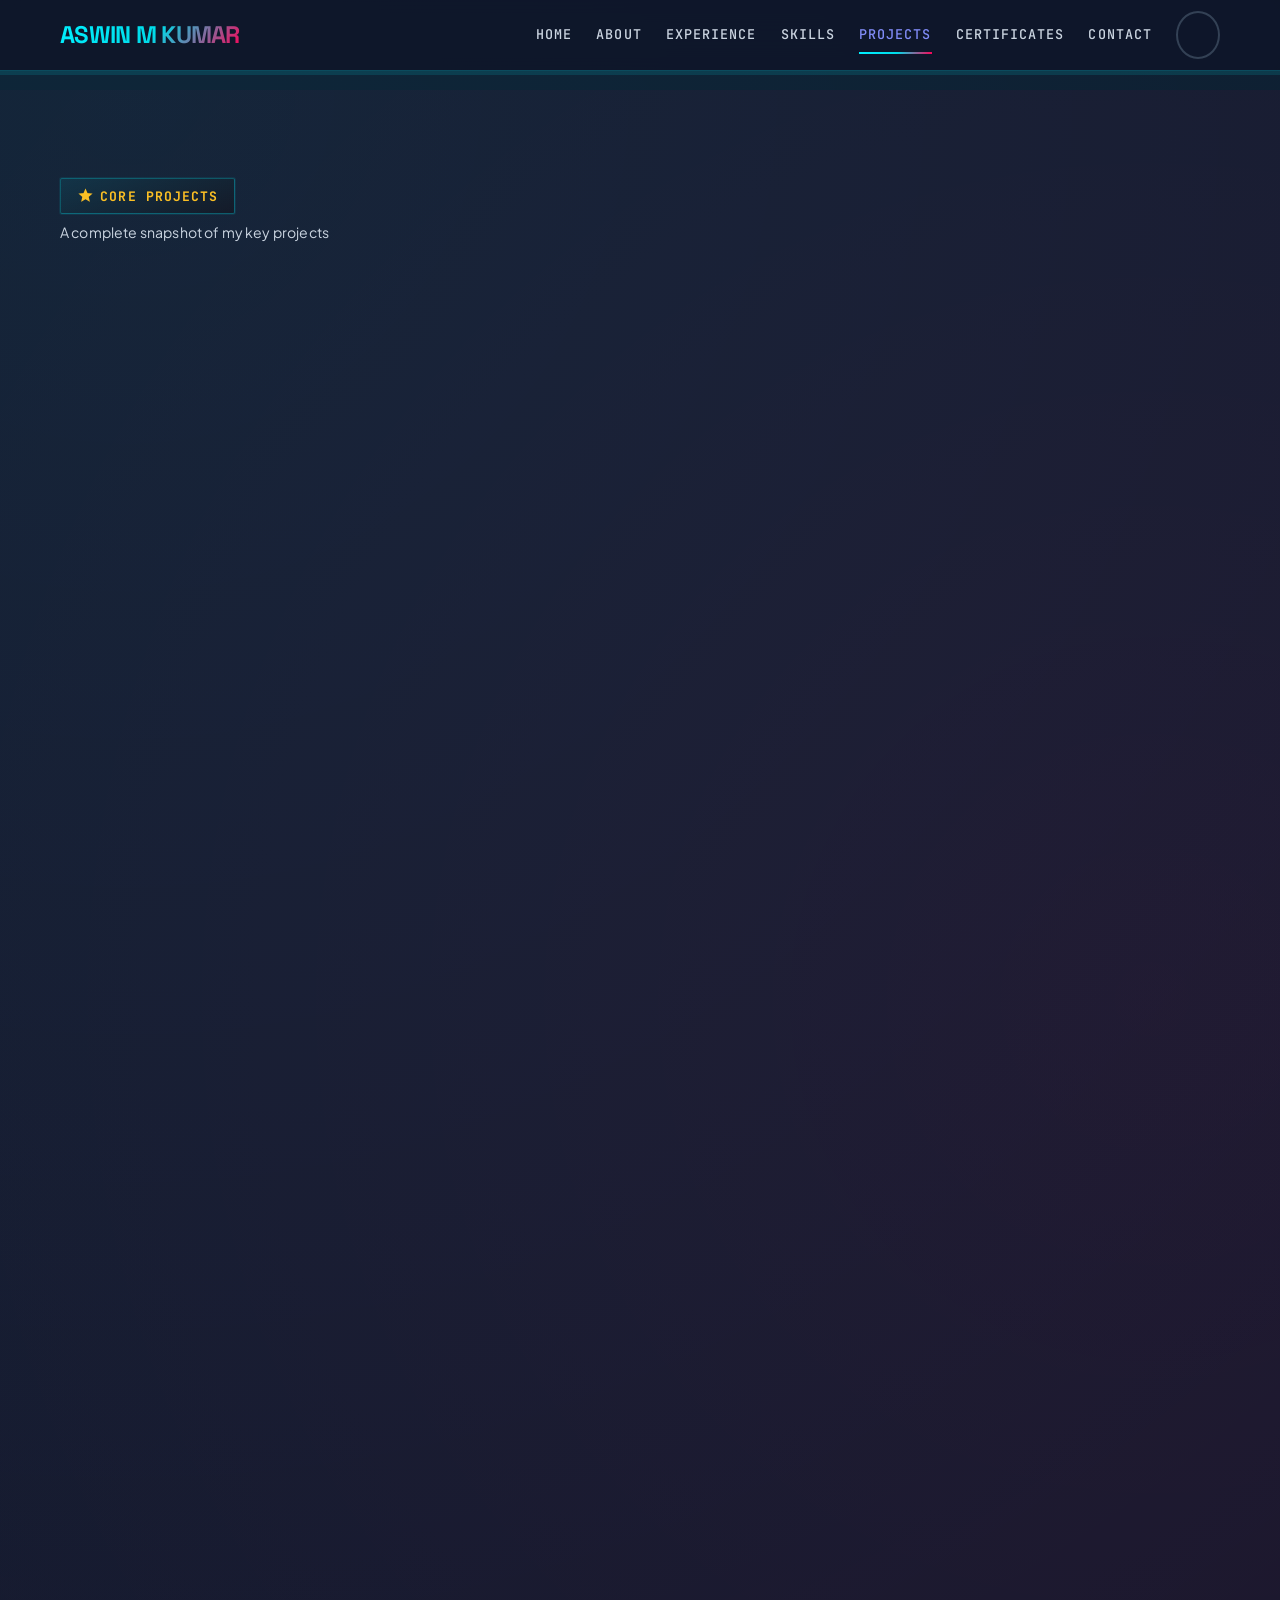
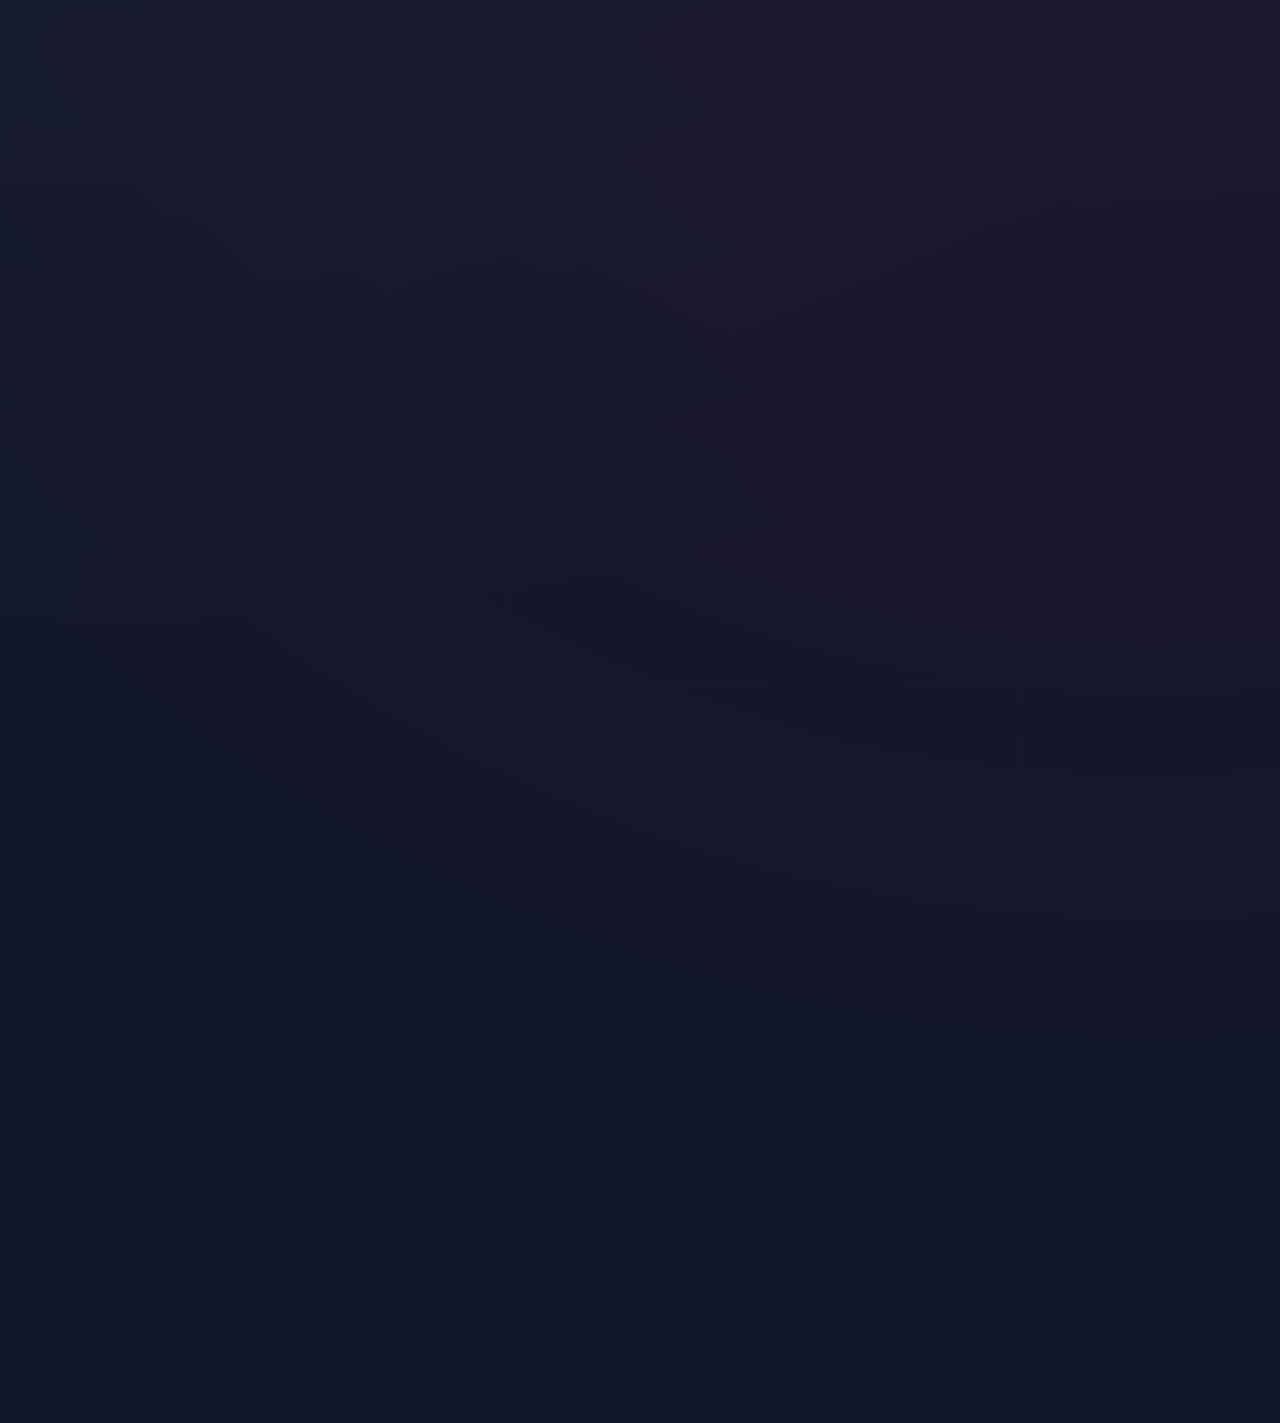
<file: projects.html>
<!DOCTYPE html>
<html lang="en">
  <head>
    <meta charset="UTF-8" />
    <meta name="viewport" content="width=device-width, initial-scale=1.0" />
    <title>Projects - Aswin M Kumar</title>
    <link rel="stylesheet" href="styles.css" />
    <link href="https://fonts.googleapis.com/css2?family=Space+Grotesk:wght@500;700;800;900&family=Plus+Jakarta+Sans:wght@400;500;600&family=JetBrains+Mono:wght@500;700&display=swap" rel="stylesheet" />
    <link href="https://fonts.googleapis.com/icon?family=Material+Icons" rel="stylesheet" />
  </head>
  <body>
    <nav class="navbar">
      <div class="nav-container">
        <div class="nav-logo">
          <span class="logo-text">Aswin M Kumar</span>
        </div>
        <div class="nav-menu" id="primary-navigation">
          <a href="index.html" class="nav-link">Home</a>
          <a href="about.html" class="nav-link">About</a>
          <a href="experience.html" class="nav-link">Experience</a>
          <a href="skills.html" class="nav-link">Skills</a>
          <a href="projects.html" class="nav-link active">Projects</a>
          <a href="certificates.html" class="nav-link">Certificates</a>
          <a href="contact.html" class="nav-link">Contact</a>
          <button class="theme-toggle" id="themeToggle">
            <span class="material-icons">light_mode</span>
          </button>
        </div>
        <button class="hamburger" id="hamburger" type="button" aria-label="Open navigation menu" aria-controls="primary-navigation" aria-expanded="false">
          <span></span><span></span><span></span>
        </button>
      </div>
    </nav>

    <main style="padding-top: 90px;">
      <section id="projects" class="projects projects-lab-section">
        <div class="container">

          <div class="projects-sub-header projects-lab-header" data-reveal="fade-up">
            <span class="projects-sub-label featured-label">
              <span class="material-icons">star</span> Core Projects
            </span>
            <p class="projects-sub-desc">A complete snapshot of my key projects</p>
          </div>
          <div class="projects-grid featured-grid projects-lab-grid">

            <div class="project-card featured-card" data-reveal="fade-up" data-delay="0">
              <div class="project-icon">
                <span class="material-icons">school</span>
              </div>
              <h3>InternBuddy CET (Active)</h3>
              <p>
                Flask + React + Vite web app for CET students to find and evaluate internships.
                Implements Google OAuth, deployed on Vercel.
              </p>
              <div class="project-tags">
                <span class="tag">Flask</span>
                <span class="tag">React + Vite</span>
                <span class="tag">Google OAuth</span>
                <span class="tag">Vercel</span>
              </div>
              <div style="margin-top:1rem;display:flex;gap:0.75rem;flex-wrap:wrap;">
                <a href="https://aswin-m-kumar.github.io/InternBuddy_CET" class="btn btn-secondary" target="_blank" rel="noopener">
                  <span class="material-icons">public</span>
                  Live
                </a>
                <a href="https://github.com/aswin-m-kumar/InternBuddy_CET" class="btn btn-secondary" target="_blank" rel="noopener">
                  <span class="material-icons">open_in_new</span>
                  GitHub
                </a>
              </div>
            </div>

            <div class="project-card featured-card" data-reveal="fade-up" data-delay="50">
              <div class="project-icon">
                <span class="material-icons">smart_toy</span>
              </div>
              <h3>InternAgent</h3>
              <p>
                AI tool that auto-generates Instagram poster content and WhatsApp captions from
                internship URLs.
              </p>
              <div class="project-tags">
                <span class="tag">Flask + BeautifulSoup</span>
                <span class="tag">Llama 3.1 (NVIDIA NIM)</span>
                <span class="tag">Security Hardened</span>
              </div>
              <div style="margin-top:1rem;display:flex;gap:0.75rem;flex-wrap:wrap;">
                <a href="https://aswin-m-kumar.github.io/Intern_Agent" class="btn btn-secondary" target="_blank" rel="noopener">
                  <span class="material-icons">public</span>
                  Live
                </a>
                <a href="https://github.com/aswin-m-kumar/Intern_Agent" class="btn btn-secondary" target="_blank" rel="noopener">
                  <span class="material-icons">open_in_new</span>
                  GitHub
                </a>
              </div>
            </div>

            <div class="project-card featured-card" data-reveal="fade-up" data-delay="100">
              <div class="project-icon">
                <span class="material-icons">recycling</span>
              </div>
              <h3>Trash Nada</h3>
              <p>
                AI-driven waste management system ranked top 10 at the Satwa National Hackathon (133
                teams). Uses machine learning to optimise waste sorting and disposal processes.
              </p>
              <div class="project-tags">
                <span class="tag">AI/ML</span>
                <span class="tag">Python</span>
                <span class="tag">Sustainability</span>
              </div>
              <div style="margin-top:1rem">
                <a href="https://drive.google.com/drive/folders/19JhuGT66JVEsUgpoyN4sNFAIDtkcsEpi?usp=drive_link"
                   class="btn btn-secondary" target="_blank" rel="noopener">
                  <span class="material-icons">folder_open</span>
                  View Demo &amp; Presentation
                </a>
              </div>
            </div>

            <div class="project-card featured-card" data-reveal="fade-up" data-delay="150">
              <div class="project-icon">
                <span class="material-icons">sports_esports</span>
              </div>
              <h3>Orbital Dodge Game</h3>
              <p>
                Browser-based game using NVIDIA Inference API.
              </p>
              <div class="project-tags">
                <span class="tag">JavaScript</span>
                <span class="tag">NVIDIA Inference API</span>
                <span class="tag">Game Dev</span>
              </div>
              <div style="margin-top:1rem">
                <a href="orbital-dodge.html" class="btn btn-secondary" target="_blank" rel="noopener">
                  <span class="material-icons">rocket_launch</span>
                  Play Game
                </a>
              </div>
            </div>

            <div class="project-card featured-card" data-reveal="fade-up" data-delay="200">
              <div class="project-icon">
                <span class="material-icons">web</span>
              </div>
              <h3>Not_KTU_Results</h3>
              <p>
                Satirical KTU portal parody &mdash; TinkerHub Useless Projects 2.0.
              </p>
              <div class="project-tags">
                <span class="tag">Web Dev</span>
                <span class="tag">HTML/CSS</span>
                <span class="tag">JavaScript</span>
              </div>
              <div style="margin-top:1rem">
                <a href="https://aswin-m-kumar.github.io/Not_KTU_Results/" class="btn btn-secondary" target="_blank" rel="noopener">
                  <span class="material-icons">open_in_new</span>
                  Live Demo
                </a>
              </div>
            </div>

            <div class="project-card featured-card" data-reveal="fade-up" data-delay="250">
              <div class="project-icon">
                <span class="material-icons">electric_bolt</span>
              </div>
              <h3>Overhead Power Line Fault Detection</h3>
              <p>
                Built for KSEBL. Detects faults in overhead power lines.
              </p>
              <div class="project-tags">
                <span class="tag">KSEBL</span>
                <span class="tag">Power Systems</span>
                <span class="tag">Fault Detection</span>
              </div>
            </div>

            <div class="project-card featured-card" data-reveal="fade-up" data-delay="300">
              <div class="project-icon">
                <span class="material-icons">model_training</span>
              </div>
              <h3>Solar PV + MPPT Simulation (Completed)</h3>
              <p>
                Field-Oriented Control simulation for Permanent Magnet Synchronous Motors.
              </p>
              <div class="project-tags">
                <span class="tag">Completed</span>
                <span class="tag">38 kWp / 71 Panels</span>
                <span class="tag">380 kWh LFP Battery</span>
                <span class="tag">30 kW Inverter</span>
                <span class="tag">PR = 0.75</span>
              </div>
              <div style="margin-top:1rem;display:flex;gap:0.75rem;flex-wrap:wrap;">
                <a href="https://github.com/aswin-m-kumar/Solar_PV_MPPT_Simulation" class="btn btn-secondary" target="_blank" rel="noopener">
                  <span class="material-icons">open_in_new</span>
                  GitHub
                </a>
              </div>
            </div>

            <div class="project-card featured-card" data-reveal="fade-up" data-delay="400">
              <div class="project-icon">
                <span class="material-icons">account_tree</span>
              </div>
              <h3>Custom GPT / Recurrent LLM</h3>
              <p>
                Real recurrent architecture with shared-block recurrence, BigramHash embeddings,
                Int6 QAT, and Muon optimizer.
              </p>
              <div class="project-tags">
                <span class="tag">train_gpt.py</span>
                <span class="tag">tiny_llm_x.py</span>
              </div>
            </div>

            <div class="project-card featured-card" data-reveal="fade-up" data-delay="450">
              <div class="project-icon">
                <span class="material-icons">description</span>
              </div>
              <h3>ATS Resume (Auto-compiled)</h3>
              <p>
                LaTeX resume auto-compiled and hosted via GitHub Actions.
              </p>
              <div class="project-tags">
                <span class="tag">LaTeX</span>
                <span class="tag">GitHub Actions</span>
                <span class="tag">CI/CD</span>
              </div>
              <div style="margin-top:1rem">
                <a href="https://github.com/aswin-m-kumar/resume" class="btn btn-secondary" target="_blank" rel="noopener">
                  <span class="material-icons">open_in_new</span>
                  GitHub
                </a>
              </div>
            </div>
          </div>

          <div class="projects-sub-header projects-lab-header" style="margin-top:3.5rem" data-reveal="fade-up">
            <span class="projects-sub-label auto-label">
              <span class="material-icons">sync</span> Other Projects
            </span>
            <p class="projects-sub-desc">Pulled live from my GitHub &mdash; always up to date</p>
          </div>
          <div class="projects-grid" id="auto-projects-container"></div>

          <div class="currently-working-banner projects-lab-banner" data-reveal="fade-up" data-delay="120">
            <div class="cwb-icon">
              <span class="material-icons">construction</span>
            </div>
            <div class="cwb-text">
              <span class="cwb-label">Currently Working On</span>
              <h3 class="cwb-title">PMSM FOC Simulation</h3>
              <p class="cwb-desc">
                Designing a Field-Oriented Control simulation for a Permanent Magnet Synchronous Motor
                in MATLAB/Simulink &mdash; structured across Mission 0&ndash;5 gated milestones, using the
                ode23tb solver and 10&nbsp;kHz PWM switching frequency for high-fidelity motor drive
                modelling.
              </p>
            </div>
            <div class="cwb-status">
              <span class="status-dot"></span>
              In Progress
            </div>
          </div>

        </div>
      </section>

      <section id="fun-zone" class="fun-zone-section projects-lab-fun-zone">
        <div class="container">
          <h2 class="section-title" data-reveal="fade-up">Fun Zone</h2>
          <p class="section-description" data-reveal="fade-up" data-delay="80">
            I enjoy building interactive projects. Take a break and try one of my games!
          </p>
          <div style="display:flex;justify-content:center;gap:1rem;flex-wrap:wrap;"
               data-reveal="zoom" data-delay="160">
            <a href="game.html" class="btn btn-primary">
              Play Circuit Master <span class="material-icons">memory</span>
            </a>
            <a href="orbital-dodge.html" class="btn btn-primary">
              Play Orbital Dodge <span class="material-icons">rocket_launch</span>
            </a>
          </div>
        </div>
      </section>
    </main>

    <footer class="footer">
      <div class="container">
        <p>&copy; 2025 Aswin M Kumar. Built with passion and code.</p>
      </div>
    </footer>

    <script src="script.js"></script>
  </body>
</html>
</file>
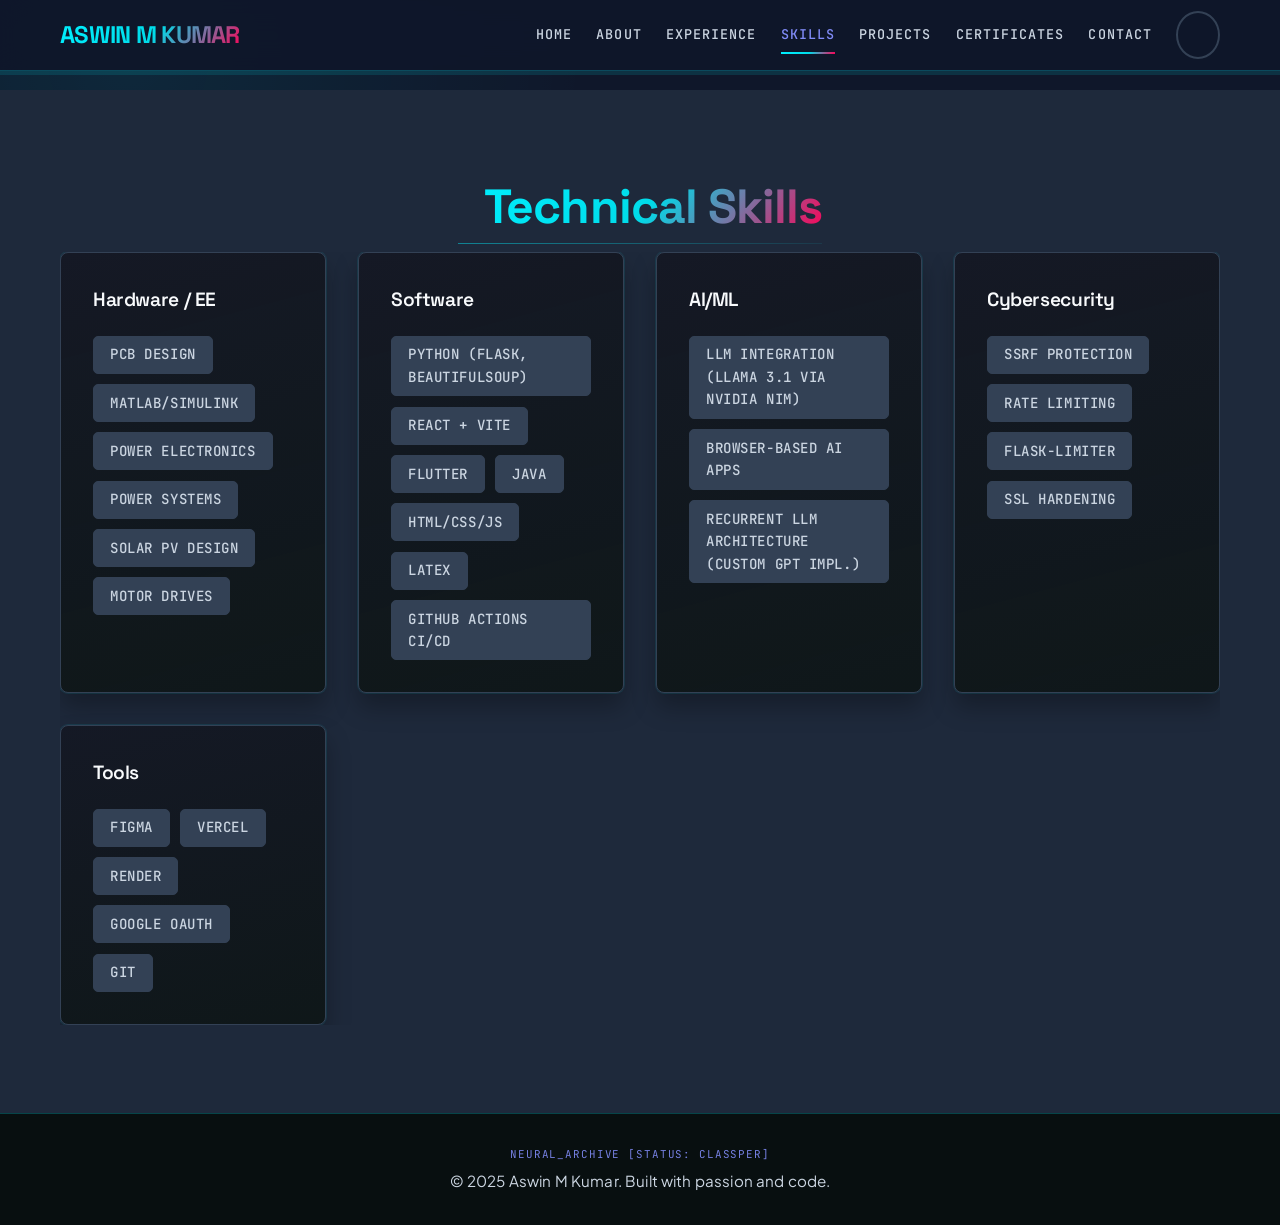
<file: skills.html>
<!DOCTYPE html>
<html lang="en">
  <head>
    <meta charset="UTF-8" />
    <meta name="viewport" content="width=device-width, initial-scale=1.0" />
    <title>Skills - Aswin M Kumar</title>
    <link rel="stylesheet" href="styles.css" />
    <link href="https://fonts.googleapis.com/css2?family=Space+Grotesk:wght@500;700;800;900&family=Plus+Jakarta+Sans:wght@400;500;600&family=JetBrains+Mono:wght@500;700&display=swap" rel="stylesheet" />
    <link href="https://fonts.googleapis.com/icon?family=Material+Icons" rel="stylesheet" />
  </head>
  <body>
    <nav class="navbar">
      <div class="nav-container">
        <div class="nav-logo">
          <span class="logo-text">Aswin M Kumar</span>
        </div>
        <div class="nav-menu" id="primary-navigation">
          <a href="index.html" class="nav-link">Home</a>
          <a href="about.html" class="nav-link">About</a>
          <a href="experience.html" class="nav-link">Experience</a>
          <a href="skills.html" class="nav-link active">Skills</a>
          <a href="projects.html" class="nav-link">Projects</a>
          <a href="certificates.html" class="nav-link">Certificates</a>
          <a href="contact.html" class="nav-link">Contact</a>
          <button class="theme-toggle" id="themeToggle">
            <span class="material-icons">light_mode</span>
          </button>
        </div>
        <button class="hamburger" id="hamburger" type="button" aria-label="Open navigation menu" aria-controls="primary-navigation" aria-expanded="false">
          <span></span><span></span><span></span>
        </button>
      </div>
    </nav>

    <main style="padding-top: 90px;">
      <section id="skills" class="skills">
        <div class="container">
          <h2 class="section-title" data-reveal="fade-up">Technical Skills</h2>
          <div class="skills-grid">

            <div class="skill-category" data-reveal="fade-up" data-delay="0">
              <h3>Hardware / EE</h3>
              <div class="skill-items">
                <span class="skill-tag">PCB Design</span>
                <span class="skill-tag">MATLAB/Simulink</span>
                <span class="skill-tag">Power Electronics</span>
                <span class="skill-tag">Power Systems</span>
                <span class="skill-tag">Solar PV Design</span>
                <span class="skill-tag">Motor Drives</span>
              </div>
            </div>

            <div class="skill-category" data-reveal="fade-up" data-delay="80">
              <h3>Software</h3>
              <div class="skill-items">
                <span class="skill-tag">Python (Flask, BeautifulSoup)</span>
                <span class="skill-tag">React + Vite</span>
                <span class="skill-tag">Flutter</span>
                <span class="skill-tag">Java</span>
                <span class="skill-tag">HTML/CSS/JS</span>
                <span class="skill-tag">LaTeX</span>
                <span class="skill-tag">GitHub Actions CI/CD</span>
              </div>
            </div>

            <div class="skill-category" data-reveal="fade-up" data-delay="160">
              <h3>AI/ML</h3>
              <div class="skill-items">
                <span class="skill-tag">LLM Integration (Llama 3.1 via NVIDIA NIM)</span>
                <span class="skill-tag">Browser-based AI Apps</span>
                <span class="skill-tag">Recurrent LLM Architecture (Custom GPT Impl.)</span>
              </div>
            </div>

            <div class="skill-category" data-reveal="fade-up" data-delay="240">
              <h3>Cybersecurity</h3>
              <div class="skill-items">
                <span class="skill-tag">SSRF Protection</span>
                <span class="skill-tag">Rate Limiting</span>
                <span class="skill-tag">Flask-Limiter</span>
                <span class="skill-tag">SSL Hardening</span>
              </div>
            </div>

            <div class="skill-category" data-reveal="fade-up" data-delay="320">
              <h3>Tools</h3>
              <div class="skill-items">
                <span class="skill-tag">Figma</span>
                <span class="skill-tag">Vercel</span>
                <span class="skill-tag">Render</span>
                <span class="skill-tag">Google OAuth</span>
                <span class="skill-tag">Git</span>
              </div>
            </div>

          </div>
        </div>
      </section>
    </main>

    <footer class="footer">
      <div class="container">
        <p>&copy; 2025 Aswin M Kumar. Built with passion and code.</p>
      </div>
    </footer>

    <script src="script.js"></script>
  </body>
</html>
</file>
<file: styles.css>
/* styles.css — Phase 2: FAANG-level redesign + Scroll Reveal */

/* ============================================================
   ROOT TOKENS
   ============================================================ */
:root {
  --primary: #6366f1;
  --primary-dk: #4f46e5;
  --secondary: #8b5cf6;
  --accent: #06b6d4;
  --success: #10b981;
  --warning: #f59e0b;
  --error: #ef4444;

  --bg: #fff;
  --bg2: #f8fafc;
  --bg3: #f1f5f9;
  --surface: #fff;
  --surface2: #e2e8f0;

  --text: #0f172a;
  --text2: #475569;
  --text3: #64748b;
  --textinv: #fff;

  --border: #e2e8f0;
  --shadow: rgba(15, 23, 42, 0.08);
  --shadow-h: rgba(15, 23, 42, 0.15);

  --grad: linear-gradient(135deg, var(--primary), var(--secondary));
  --grad2: linear-gradient(135deg, var(--accent), var(--success));
  --grad3: linear-gradient(135deg, var(--warning), var(--error));
  --nav-height: 70px;

  /* Scroll reveal timings */
  --reveal-dur: 0.65s;
  --reveal-ease: cubic-bezier(0.16, 1, 0.3, 1);
}

[data-theme="dark"] {
  --primary: #818cf8;
  --primary-dk: #6366f1;
  --secondary: #a78bfa;
  --accent: #22d3ee;
  --success: #34d399;
  --warning: #fbbf24;
  --error: #f87171;

  --bg: #0f172a;
  --bg2: #1e293b;
  --bg3: #334155;
  --surface: #1e293b;
  --surface2: #334155;

  --text: #f8fafc;
  --text2: #cbd5e1;
  --text3: #94a3b8;
  --textinv: #0f172a;

  --border: #334155;
  --shadow: rgba(0, 0, 0, 0.28);
  --shadow-h: rgba(0, 0, 0, 0.42);
}

/* ============================================================
   BASE
   ============================================================ */
*,
*::before,
*::after {
  margin: 0;
  padding: 0;
  box-sizing: border-box;
}
html {
  scroll-behavior: smooth;
  font-size: 16px;
  -webkit-tap-highlight-color: rgba(99, 102, 241, 0.22);
}
body {
  font-family: "Inter", sans-serif;
  line-height: 1.6;
  color: var(--text);
  background: var(--bg);
  transition:
    background 0.35s,
    color 0.35s;
  overflow-x: hidden;
}

.container,
.nav-container,
.hero-container {
  width: 100%;
  max-width: 1200px;
  margin: 0 auto;
  padding: 0 1.25rem;
}

/* ============================================================
   ★ SCROLL REVEAL SYSTEM
   Variants: fade-up (default) | fade-left | fade-right | zoom | flip
   ============================================================ */
.reveal-hidden[data-reveal="fade-up"] {
  opacity: 0;
  transform: translateY(40px);
}
.reveal-hidden[data-reveal="fade-left"] {
  opacity: 0;
  transform: translateX(-40px);
}
.reveal-hidden[data-reveal="fade-right"] {
  opacity: 0;
  transform: translateX(40px);
}
.reveal-hidden[data-reveal="zoom"] {
  opacity: 0;
  transform: scale(0.88);
}
.reveal-hidden[data-reveal="flip"] {
  opacity: 0;
  transform: perspective(600px) rotateX(18deg);
}

.reveal-hidden {
  transition:
    opacity var(--reveal-dur) var(--reveal-ease),
    transform var(--reveal-dur) var(--reveal-ease);
}
.reveal-visible {
  opacity: 1 !important;
  transform: none !important;
}

/* ============================================================
   NAVIGATION
   ============================================================ */
.navbar {
  position: fixed;
  top: 0;
  width: 100%;
  background: rgba(255, 255, 255, 0.82);
  backdrop-filter: blur(18px) saturate(1.6);
  -webkit-backdrop-filter: blur(18px) saturate(1.6);
  border-bottom: 1px solid var(--border);
  z-index: 1000;
  transition:
    background 0.3s,
    box-shadow 0.3s;
}
.navbar.scrolled {
  box-shadow: 0 4px 24px var(--shadow);
}
[data-theme="dark"] .navbar {
  background: rgba(15, 23, 42, 0.82);
}
[data-theme="dark"] .navbar.scrolled {
  background: rgba(15, 23, 42, 0.98);
}

.nav-container {
  display: flex;
  justify-content: space-between;
  align-items: center;
  height: var(--nav-height);
}
.logo-text {
  font-size: 1.5rem;
  font-weight: 700;
  background: var(--grad);
  -webkit-background-clip: text;
  -webkit-text-fill-color: transparent;
  background-clip: text;
}
.nav-menu {
  display: flex;
  align-items: center;
  gap: 1.5rem;
}
.nav-link {
  text-decoration: none;
  color: var(--text2);
  font-weight: 500;
  transition: color 0.25s;
  position: relative;
  padding: 0.5rem 0;
}
.nav-link::after {
  content: "";
  position: absolute;
  bottom: 0;
  left: 0;
  width: 0;
  height: 2px;
  background: var(--grad);
  transition: width 0.3s;
}
.nav-link:hover,
.nav-link.active {
  color: var(--primary);
}
.nav-link:hover::after,
.nav-link.active::after {
  width: 100%;
}

.theme-toggle {
  background: none;
  border: 2px solid var(--border);
  border-radius: 50%;
  width: 44px;
  height: 44px;
  display: flex;
  align-items: center;
  justify-content: center;
  cursor: pointer;
  color: var(--text);
  transition:
    border-color 0.25s,
    transform 0.35s;
  touch-action: manipulation;
  -webkit-tap-highlight-color: transparent;
}
.theme-toggle:hover {
  border-color: var(--primary);
  transform: scale(1.1) rotate(20deg);
}
.theme-toggle:active {
  transform: scale(0.95);
}

/* Hamburger menu - touch-optimized */
.hamburger {
  display: none;
  flex-direction: column;
  cursor: pointer;
}
.hamburger span {
  width: 25px;
  height: 3px;
  background: var(--text);
  margin: 3px 0;
  transition: 0.3s;
  border-radius: 2px;
}
/* Touch target for hamburger (44x44px minimum) */
.hamburger::before {
  content: "";
  position: absolute;
  width: 44px;
  height: 44px;
  top: 50%;
  right: 0;
  transform: translate(-50%, -50%);
}

/* ============================================================
   HERO — with mesh gradient orbs + floating cards
   ============================================================ */
.hero {
  min-height: 100vh;
  min-height: 100dvh; /* Dynamic viewport height for mobile browsers */
  display: flex;
  align-items: center;
  background: var(--bg);
  position: relative;
  overflow: hidden;
}

/* Background mesh orbs */
.hero::before,
.hero::after {
  content: "";
  position: absolute;
  border-radius: 50%;
  filter: blur(80px);
  pointer-events: none;
  z-index: 0;
}
.hero::before {
  width: 560px;
  height: 560px;
  background: radial-gradient(
    circle,
    rgba(99, 102, 241, 0.18) 0%,
    transparent 70%
  );
  top: -120px;
  left: -80px;
  animation: orbFloat 10s ease-in-out infinite alternate;
}
.hero::after {
  width: 480px;
  height: 480px;
  background: radial-gradient(
    circle,
    rgba(139, 92, 246, 0.14) 0%,
    transparent 70%
  );
  bottom: -80px;
  right: -60px;
  animation: orbFloat 13s ease-in-out infinite alternate-reverse;
}
@keyframes orbFloat {
  0% {
    transform: translate(0, 0);
  }
  100% {
    transform: translate(30px, 40px);
  }
}

.hero-container {
  position: relative;
  z-index: 1;
}
.hero-content {
  display: grid;
  grid-template-columns: minmax(0, 1.2fr) minmax(340px, 0.8fr);
  gap: 2rem;
  align-items: start;
}

.hero-side {
  display: flex;
  flex-direction: column;
  align-items: center;
  gap: 1rem;
  width: 100%;
}

.hero-side .hero-image-placeholder,
.hero-side .hero-visual {
  width: 100%;
  max-width: 420px;
}

.hero-title {
  font-size: clamp(2.5rem, 5vw, 3.5rem);
  font-weight: 700;
  line-height: 1.2;
  margin-bottom: 1rem;
  text-align: center;
  background: var(--grad);
  -webkit-background-clip: text;
  -webkit-text-fill-color: transparent;
  background-clip: text;
}
.section-title {
  font-size: clamp(2rem, 4vw, 3rem);
  font-weight: 700;
  line-height: 1.2;
  margin-bottom: 1rem;
  text-align: center;
  background: var(--grad);
  -webkit-background-clip: text;
  -webkit-text-fill-color: transparent;
  background-clip: text;
}
.hero-subtitle {
  font-size: clamp(1.1rem, 2.5vw, 1.4rem);
  color: var(--primary);
  font-weight: 600;
  margin-bottom: 1rem;
  text-align: center;
}
.hero-description,
.section-description,
.about-text p,
.project-card p,
.certificate-card p,
.stat-card p {
  font-size: clamp(1rem, 2vw, 1.1rem);
  color: var(--text2);
  margin-bottom: 1.5rem;
  line-height: 1.75;
  text-align: center;
}

.hero-buttons {
  display: flex;
  gap: 1rem;
  flex-wrap: wrap;
  justify-content: center;
}

.home-contact-methods {
  margin-top: 1.5rem;
}
.home-contact-methods h2 {
  font-size: 1.05rem;
  font-weight: 600;
  color: var(--text);
  margin-bottom: 0.9rem;
  text-align: center;
}
.home-contact-methods .contact-info {
  gap: 0.85rem;
}
.home-contact-methods .contact-item {
  padding: 0.9rem 1rem;
}
.home-contact-methods .contact-item h4 {
  margin-bottom: 0.12rem;
}
.home-contact-methods .contact-item a {
  word-break: break-word;
}

/* Buttons */
.btn {
  padding: 0.78rem 2rem;
  border-radius: 50px;
  text-decoration: none;
  font-weight: 600;
  transition: all 0.28s;
  display: inline-flex;
  align-items: center;
  gap: 0.5rem;
  border: none;
  cursor: pointer;
  font-size: 1rem;
  position: relative;
  overflow: hidden;
  min-height: 48px;
  touch-action: manipulation;
  -webkit-tap-highlight-color: rgba(99, 102, 241, 0.22);
}
.btn::after {
  content: "";
  position: absolute;
  inset: 0;
  border-radius: inherit;
  background: rgba(255, 255, 255, 0);
  transition: background 0.2s;
}
.btn:hover::after {
  background: rgba(255, 255, 255, 0.08);
}
.btn-primary {
  background: var(--grad);
  color: #fff;
  box-shadow: 0 4px 18px rgba(99, 102, 241, 0.35);
}
.btn-primary:hover {
  transform: translateY(-2px);
  box-shadow: 0 8px 28px rgba(99, 102, 241, 0.45);
}
.btn-secondary {
  background: transparent;
  color: var(--primary);
  border: 2px solid var(--primary);
}
.btn-secondary:hover {
  background: var(--primary);
  color: #fff;
  transform: translateY(-2px);
}
.btn:active {
  transform: translateY(1px) scale(0.98);
}
.btn-primary:active {
  box-shadow: 0 3px 12px rgba(99, 102, 241, 0.35);
}
.btn-secondary:active,
.btn-ghost:active {
  background: rgba(99, 102, 241, 0.12);
}

/* Floating cards */
.hero-visual {
  display: flex;
  justify-content: center;
  align-items: stretch;
  flex-wrap: wrap;
  gap: 1rem;
}
.floating-card {
  background: var(--surface);
  border-radius: 20px;
  padding: 1.5rem;
  border: 1px solid var(--border);
  box-shadow: 0 12px 32px var(--shadow);
  animation: floatCard 6s ease-in-out infinite;
  flex-basis: calc(50% - 0.5rem);
  transition: box-shadow 0.3s;
}
.floating-card:nth-child(2) {
  animation-delay: -1.5s;
}
.floating-card:nth-child(3) {
  animation-delay: -3s;
}
.floating-card:nth-child(4) {
  animation-delay: -4.5s;
}
.floating-card:hover {
  box-shadow: 0 20px 48px var(--shadow-h);
}
@keyframes floatCard {
  0%,
  100% {
    transform: translateY(0);
  }
  50% {
    transform: translateY(-18px);
  }
}
.card-content {
  text-align: center;
}
.card-content .material-icons {
  font-size: 2.8rem;
  color: var(--primary);
  margin-bottom: 0.75rem;
}
.card-content h3 {
  font-size: 1.15rem;
  margin-bottom: 0.35rem;
  color: var(--text);
}
.card-content p {
  color: var(--text2);
  font-size: 0.88rem;
  margin: 0;
}

.scroll-indicator {
  position: absolute;
  bottom: 2rem;
  left: 50%;
  transform: translateX(-50%);
  color: var(--text3);
  animation: bounce 2.2s infinite;
}
@keyframes bounce {
  0%,
  20%,
  50%,
  80%,
  100% {
    transform: translateX(-50%) translateY(0);
  }
  40% {
    transform: translateX(-50%) translateY(-10px);
  }
  60% {
    transform: translateX(-50%) translateY(-5px);
  }
}

/* ============================================================
   SECTIONS — shared padding + subtle divider
   ============================================================ */
section {
  padding: 5.5rem 1.25rem;
}
.section-description {
  color: var(--text2);
  margin-bottom: 3rem;
  max-width: 600px;
  margin-left: auto;
  margin-right: auto;
}

/* Wavy SVG section divider helper (optional) */
.section-divider {
  display: block;
  width: 100%;
  overflow: hidden;
  line-height: 0;
  background: transparent;
}

/* ============================================================
   ABOUT
   ============================================================ */
.about {
  background: var(--bg2);
}
.about-content {
  display: grid;
  grid-template-columns: 2fr 1fr;
  gap: 2rem;
  align-items: start;
}
.about-stats {
  display: flex;
  flex-direction: column;
  gap: 1.5rem;
}
.stat-card {
  background: var(--surface);
  padding: 2rem;
  border-radius: 20px;
  text-align: center;
  box-shadow: 0 4px 18px var(--shadow);
  border: 1px solid var(--border);
  transition:
    transform 0.3s,
    box-shadow 0.3s;
}
.stat-card:hover {
  transform: translateY(-6px);
  box-shadow: 0 12px 32px var(--shadow-h);
}
.stat-card h3 {
  font-size: 2.25rem;
  font-weight: 700;
  color: var(--primary);
  margin-bottom: 0.5rem;
}
.stat-card p {
  color: var(--text2);
  font-weight: 500;
  margin: 0;
}

/* ============================================================
   EXPERIENCE / FUN ZONE LINKS
   ============================================================ */
.experience-link-section {
  background: var(--bg);
}
.fun-zone-section {
  background: var(--bg3);
}

/* ============================================================
   SKILLS
   ============================================================ */
.skills {
  background: var(--bg2);
}
.skills-grid {
  display: grid;
  grid-template-columns: repeat(auto-fit, minmax(260px, 1fr));
  gap: 2rem;
}
.skill-category {
  background: var(--surface);
  padding: 2rem;
  border-radius: 20px;
  box-shadow: 0 4px 18px var(--shadow);
  border: 1px solid var(--border);
  transition:
    transform 0.3s,
    box-shadow 0.3s;
  position: relative;
  overflow: hidden;
}
/* subtle glow accent on top */
.skill-category::before {
  content: "";
  position: absolute;
  top: 0;
  left: 0;
  right: 0;
  height: 3px;
  background: var(--grad);
  opacity: 0;
  transition: opacity 0.3s;
}
.skill-category:hover::before {
  opacity: 1;
}
.skill-category:hover {
  transform: translateY(-6px);
  box-shadow: 0 12px 32px var(--shadow-h);
}
.skill-category h3 {
  font-size: 1.2rem;
  font-weight: 600;
  margin-bottom: 1.25rem;
  color: var(--text);
}
.skill-items {
  display: flex;
  flex-wrap: wrap;
  gap: 0.65rem;
}
.skill-tag {
  background: var(--grad);
  color: #fff;
  padding: 0.42rem 1rem;
  border-radius: 25px;
  font-size: 0.88rem;
  font-weight: 500;
  transition:
    transform 0.25s,
    box-shadow 0.25s;
  cursor: default;
}
.skill-tag:hover {
  box-shadow: 0 4px 14px rgba(99, 102, 241, 0.35);
}

/* ============================================================
   PROJECTS SECTION
   ============================================================ */
.projects {
  background: var(--bg);
}
.projects-grid {
  display: grid;
  grid-template-columns: repeat(auto-fit, minmax(300px, 1fr));
  gap: 2rem;
  margin-bottom: 1rem;
}

/* Base card */
.project-card {
  background: var(--surface);
  padding: 2rem;
  border-radius: 22px;
  box-shadow: 0 4px 18px var(--shadow);
  border: 1px solid var(--border);
  transition:
    transform 0.3s cubic-bezier(0.16, 1, 0.3, 1),
    box-shadow 0.3s;
  position: relative;
  overflow: hidden;
  transform-style: preserve-3d; /* enables 3D tilt on featured cards */
}
.project-card::before {
  content: "";
  position: absolute;
  top: 0;
  left: 0;
  right: 0;
  height: 4px;
  background: var(--grad);
}
.project-card:hover {
  box-shadow: 0 20px 48px var(--shadow-h);
}
.project-card h3 {
  font-size: 1.35rem;
  font-weight: 600;
  margin-bottom: 0.85rem;
  color: var(--text);
}

.project-icon {
  width: 58px;
  height: 58px;
  border-radius: 14px;
  background: var(--grad);
  display: flex;
  align-items: center;
  justify-content: center;
  margin-bottom: 1.4rem;
}
.project-icon .material-icons {
  color: #fff;
  font-size: 1.9rem;
}

.project-tags {
  display: flex;
  flex-wrap: wrap;
  gap: 0.45rem;
}
.tag {
  background: var(--surface2);
  color: var(--text2);
  padding: 0.22rem 0.7rem;
  border-radius: 14px;
  font-size: 0.78rem;
  font-weight: 500;
}

/* Sub-headers */
.projects-sub-header {
  margin-bottom: 1.5rem;
}
.projects-sub-label {
  display: inline-flex;
  align-items: center;
  gap: 0.4rem;
  font-size: 1.05rem;
  font-weight: 700;
  padding: 0.35rem 1rem;
  border-radius: 30px;
  letter-spacing: 0.02em;
}
.featured-label {
  background: linear-gradient(
    135deg,
    rgba(251, 191, 36, 0.15),
    rgba(245, 158, 11, 0.12)
  );
  color: var(--warning);
  border: 1.5px solid rgba(251, 191, 36, 0.32);
}
.featured-label .material-icons {
  font-size: 1.05rem;
}
.auto-label {
  background: linear-gradient(
    135deg,
    rgba(99, 102, 241, 0.1),
    rgba(139, 92, 246, 0.1)
  );
  color: var(--primary);
  border: 1.5px solid rgba(99, 102, 241, 0.28);
}
.auto-label .material-icons {
  font-size: 1.05rem;
}
.projects-sub-desc {
  font-size: 0.88rem;
  color: var(--text3);
  margin: 0.4rem 0 0 0;
}

/* Auto-project card entrance */
.auto-project-card {
  animation: none;
}

/* Project meta row */
.project-meta-row {
  display: flex;
  flex-wrap: wrap;
  gap: 0.45rem;
  margin: 0.7rem 0;
}
.meta-badge {
  display: inline-flex;
  align-items: center;
  gap: 0.25rem;
  background: var(--surface2);
  color: var(--text2);
  font-size: 0.75rem;
  font-weight: 500;
  padding: 0.18rem 0.55rem;
  border-radius: 20px;
  border: 1px solid var(--border);
}
.lang-dot {
  width: 8px;
  height: 8px;
  border-radius: 50%;
  flex-shrink: 0;
}
.topic-tag {
  background: linear-gradient(
    135deg,
    rgba(99, 102, 241, 0.1),
    rgba(139, 92, 246, 0.1)
  );
  color: var(--primary);
  border: 1px solid rgba(99, 102, 241, 0.22);
  font-size: 0.75rem;
}
.project-btn {
  margin-top: 1rem;
  width: 100%;
  justify-content: center;
  font-size: 0.88rem;
  padding: 0.58rem 1rem;
}

/* No-projects / error */
.no-projects-msg {
  grid-column: 1 / -1;
  display: flex;
  flex-direction: column;
  align-items: center;
  gap: 0.75rem;
  padding: 3rem;
  text-align: center;
  color: var(--text3);
  background: var(--surface);
  border-radius: 20px;
  border: 1px dashed var(--border);
}
.no-projects-msg .material-icons {
  font-size: 2.5rem;
  opacity: 0.45;
}
.no-projects-msg a {
  color: var(--primary);
  text-decoration: none;
}

/* Skeleton shimmer */
.skeleton-card {
  pointer-events: none;
}
.skeleton {
  background: linear-gradient(
    90deg,
    var(--surface2) 25%,
    var(--border) 50%,
    var(--surface2) 75%
  );
  background-size: 200% 100%;
  animation: shimmer 1.5s infinite;
  border-radius: 8px;
  margin-bottom: 0.75rem;
}
@keyframes shimmer {
  0% {
    background-position: 200% 0;
  }
  100% {
    background-position: -200% 0;
  }
}
.skeleton-icon {
  width: 58px;
  height: 58px;
  border-radius: 14px;
  margin-bottom: 1rem;
}
.skeleton-title {
  height: 20px;
  width: 60%;
}
.skeleton-text {
  height: 13px;
  width: 100%;
}
.skeleton-text.short {
  width: 48%;
}
.skeleton-tags {
  height: 13px;
  width: 38%;
  margin-top: 0.25rem;
}

/* ============================================================
   CURRENTLY WORKING ON BANNER
   ============================================================ */
.currently-working-banner {
  display: flex;
  align-items: flex-start;
  gap: 1.5rem;
  margin-top: 3.5rem;
  padding: 2rem 2.5rem;
  background: var(--surface);
  border-radius: 24px;
  border: 1.5px solid var(--border);
  box-shadow: 0 6px 24px var(--shadow);
  position: relative;
  overflow: hidden;
}
.currently-working-banner::before {
  content: "";
  position: absolute;
  top: 0;
  left: 0;
  right: 0;
  height: 4px;
  background: linear-gradient(90deg, #10b981, #06b6d4, #6366f1, #10b981);
  background-size: 200% 100%;
  animation: cwbShift 3s linear infinite;
}
@keyframes cwbShift {
  0% {
    background-position: 0 0;
  }
  100% {
    background-position: 200% 0;
  }
}

.cwb-icon {
  flex-shrink: 0;
  width: 54px;
  height: 54px;
  border-radius: 16px;
  background: linear-gradient(135deg, #10b981, #06b6d4);
  display: flex;
  align-items: center;
  justify-content: center;
}
.cwb-icon .material-icons {
  color: #fff;
  font-size: 1.75rem;
}
.cwb-text {
  flex: 1;
}
.cwb-label {
  display: inline-block;
  font-size: 0.72rem;
  font-weight: 700;
  text-transform: uppercase;
  letter-spacing: 0.1em;
  color: #10b981;
  margin-bottom: 0.3rem;
}
.cwb-title {
  font-size: 1.25rem;
  font-weight: 700;
  color: var(--text);
  margin: 0 0 0.5rem;
}
.cwb-desc {
  font-size: 0.93rem;
  color: var(--text2);
  line-height: 1.65;
  margin: 0;
}
.cwb-status {
  flex-shrink: 0;
  display: flex;
  align-items: center;
  gap: 0.4rem;
  font-size: 0.78rem;
  font-weight: 600;
  color: #10b981;
  background: rgba(16, 185, 129, 0.12);
  border: 1px solid rgba(16, 185, 129, 0.3);
  padding: 0.32rem 0.85rem;
  border-radius: 30px;
  white-space: nowrap;
  align-self: flex-start;
}
.status-dot {
  width: 8px;
  height: 8px;
  background: #10b981;
  border-radius: 50%;
  animation: pulseDot 1.6s ease-in-out infinite;
}
@keyframes pulseDot {
  0%,
  100% {
    opacity: 1;
    transform: scale(1);
  }
  50% {
    opacity: 0.45;
    transform: scale(1.5);
  }
}

/* ============================================================
   CERTIFICATES
   ============================================================ */
.certificates {
  background: var(--bg2);
}
.certificates-grid {
  display: grid;
  grid-template-columns: repeat(auto-fit, minmax(290px, 1fr));
  gap: 2rem;
}
.certificate-card {
  background: var(--surface);
  padding: 2rem;
  border-radius: 22px;
  box-shadow: 0 4px 18px var(--shadow);
  border: 1px solid var(--border);
  transition:
    transform 0.3s,
    box-shadow 0.3s;
  text-align: center;
  display: flex;
  flex-direction: column;
  align-items: center;
}
.certificate-card:hover {
  box-shadow: 0 16px 40px var(--shadow-h);
}
.certificate-icon {
  width: 58px;
  height: 58px;
  background: var(--grad2);
  border-radius: 14px;
  display: flex;
  align-items: center;
  justify-content: center;
  margin-bottom: 1.4rem;
}
.certificate-icon .material-icons {
  font-size: 2.25rem;
  color: #fff;
}
.certificate-card h3 {
  font-size: 1.2rem;
  font-weight: 600;
  margin-bottom: 0.85rem;
  color: var(--text);
}
.certificate-card p {
  color: var(--text2);
  margin-bottom: 1.4rem;
  flex-grow: 1;
}
.certificate-card .btn {
  margin-top: auto;
}

/* ============================================================
   CONTACT
   ============================================================ */
.contact {
  background: var(--bg);
}
.contact-grid {
  display: grid;
  grid-template-columns: 1fr 1fr;
  gap: 2rem;
}
.contact-info {
  display: flex;
  flex-direction: column;
  gap: 1.5rem;
}
.contact-item {
  display: flex;
  align-items: center;
  gap: 1rem;
  padding: 1.4rem;
  background: var(--surface);
  border-radius: 18px;
  box-shadow: 0 4px 16px var(--shadow);
  border: 1px solid var(--border);
  transition:
    transform 0.28s,
    box-shadow 0.28s;
}
.contact-item:hover {
  transform: translateY(-4px);
  box-shadow: 0 10px 28px var(--shadow-h);
}
.contact-item .material-icons {
  font-size: 1.9rem;
  color: var(--primary);
  flex-shrink: 0;
}
.contact-item h4 {
  font-size: 1rem;
  font-weight: 600;
  margin-bottom: 0.2rem;
  color: var(--text);
}
.contact-item a {
  color: var(--text2);
  text-decoration: none;
  font-size: 0.9rem;
  transition: color 0.22s;
}
.contact-item a:hover {
  color: var(--primary);
}
.contact-item .icon-github,
.contact-item .icon-linkedin,
.contact-item .icon-instagram {
  width: 1.9rem;
  height: 1.9rem;
  display: inline-block;
  vertical-align: middle;
  fill: var(--primary);
  transition: fill 0.22s;
  flex-shrink: 0;
}
.contact-item:hover .icon-github {
  fill: var(--secondary);
}
.contact-item .icon-linkedin {
  fill: #0077b5;
}
.contact-item:hover .icon-linkedin {
  fill: var(--secondary);
}
.contact-item .icon-instagram {
  fill: #e1306c;
}
.contact-item:hover .icon-instagram {
  fill: var(--secondary);
}

.contact-form {
  background: var(--surface);
  padding: 2rem;
  border-radius: 22px;
  box-shadow: 0 4px 18px var(--shadow);
  border: 1px solid var(--border);
}
.form-group {
  margin-bottom: 1.4rem;
}
.form-group input,
.form-group textarea {
  width: 100%;
  padding: 1rem;
  border: 2px solid var(--border);
  border-radius: 12px;
  background: var(--bg);
  color: var(--text);
  font-family: inherit;
  font-size: 1rem;
  transition:
    border-color 0.25s,
    box-shadow 0.25s;
}
.form-group input:focus,
.form-group textarea:focus {
  outline: none;
  border-color: var(--primary);
  box-shadow: 0 0 0 3px rgba(99, 102, 241, 0.12);
}
.form-group textarea {
  resize: vertical;
  min-height: 115px;
}
.form-response {
  margin-top: 1rem;
  padding: 1rem;
  border-radius: 10px;
  font-weight: 500;
  display: none;
}
.form-response.success {
  background: rgba(16, 185, 129, 0.1);
  color: var(--success);
  border: 1px solid var(--success);
}
.form-response.error {
  background: rgba(239, 68, 68, 0.1);
  color: var(--error);
  border: 1px solid var(--error);
}

/* ============================================================
   FOOTER
   ============================================================ */
.footer {
  background: var(--bg3);
  padding: 2rem 1.25rem;
  text-align: center;
  border-top: 1px solid var(--border);
}
.footer p {
  color: var(--text2);
  font-size: 0.95rem;
}

/* ============================================================
   LEGACY FADE-IN (for old elements without data-reveal)
   ============================================================ */
.fade-in {
  opacity: 0;
  transform: translateY(28px);
  transition: all 0.6s;
}
.fade-in.visible {
  opacity: 1;
  transform: translateY(0);
}

/* ============================================================
   RESPONSIVE
   ============================================================ */
@media (max-width: 992px) {
  .hero-content {
    grid-template-columns: 1fr;
    text-align: center;
  }
  .hero-text {
    order: 2;
  }
  .hero-side {
    order: 1;
    margin-bottom: 1.5rem;
  }
  .hero-side .hero-image-placeholder,
  .hero-side .hero-visual {
    max-width: 100%;
  }
  .about-content,
  .contact-grid {
    grid-template-columns: 1fr;
  }
}
@media (max-width: 768px) {
  /* Mobile navigation with dvh for browser chrome handling */
  .nav-menu {
    position: fixed;
    left: -100%;
    top: var(--nav-height);
    flex-direction: column;
    background: var(--surface);
    width: 100%;
    text-align: center;
    transition: left 0.3s;
    box-shadow: 0 10px 28px var(--shadow);
    gap: 0.25rem;
    padding: 1.25rem 0 calc(1.25rem + env(safe-area-inset-bottom, 0px));
    height: calc(100vh - var(--nav-height));
    height: calc(
      100dvh - var(--nav-height)
    ); /* Dynamic viewport height for mobile browsers */
    max-height: calc(100vh - var(--nav-height));
    max-height: calc(100dvh - var(--nav-height));
    overflow-y: auto;
    overscroll-behavior: contain;
    -webkit-overflow-scrolling: touch; /* Smooth scrolling on iOS */
  }
  .nav-menu.active {
    left: 0;
  }

  /* Touch-optimized nav links with proper tap targets */
  .nav-menu .nav-link {
    display: block;
    padding: 0.9rem 1.5rem; /* Increased vertical padding for 48px+ tap target */
    min-height: 48px; /* WCAG minimum touch target */
    line-height: 1.4;
    border-radius: 8px;
    margin: 0.25rem 1rem;
    -webkit-tap-highlight-color: transparent;
    touch-action: manipulation;
    user-select: none;
  }
  .nav-menu .nav-link:active {
    background: rgba(99, 102, 241, 0.1);
  }

  /* Theme toggle in mobile menu */
  .nav-menu .theme-toggle {
    margin: 1rem auto;
    display: flex;
  }

  /* Hamburger menu - touch-optimized */
  .hamburger {
    display: flex;
  }
  .hamburger {
    position: relative;
    width: 44px;
    height: 44px; /* Proper touch target size */
    padding: 0;
    border: 0;
    background: transparent;
    justify-content: center;
    align-items: center;
    -webkit-tap-highlight-color: transparent;
    touch-action: manipulation;
  }
  .hamburger:active {
    opacity: 0.7;
  }
  .hamburger.active span:nth-child(2) {
    opacity: 0;
  }
  .hamburger.active span:nth-child(1) {
    transform: translateY(8px) rotate(45deg);
  }
  .hamburger.active span:nth-child(3) {
    transform: translateY(-8px) rotate(-45deg);
  }

  /* Remove the ::before touch target extension since we now size the hamburger itself */
  .hamburger::before {
    display: none;
  }

  .hero-buttons {
    flex-direction: column;
    align-items: center;
    max-width: 280px;
    margin: 0 auto;
  }
  .home-contact-methods .contact-item {
    padding: 0.95rem;
  }
  .btn {
    width: 100%;
    justify-content: center;
    min-height: 48px; /* Touch target */
  }
  .projects-grid {
    grid-template-columns: 1fr;
  }
  .floating-card {
    flex-basis: 100%;
  }
}
@media (max-width: 480px) {
  section {
    padding: 3.5rem 1rem;
  }
  .hero-title,
  .section-title {
    font-size: 2rem;
  }
  .hero-subtitle {
    font-size: 1.05rem;
  }
  .floating-card {
    flex-basis: 100%;
  }
  .currently-working-banner {
    flex-direction: column;
    padding: 1.5rem;
  }
  .cwb-status {
    align-self: flex-start;
  }

  /* Disable 3D tilt on mobile (performance) */
  .project-card {
    transform-style: flat;
  }
}

/* ============================================================
   ACCESSIBILITY — respect reduced motion
   ============================================================ */
@media (prefers-reduced-motion: reduce) {
  .reveal-hidden {
    opacity: 1 !important;
    transform: none !important;
    transition: none !important;
  }
  .reveal-visible {
    transition: none !important;
  }
  .floating-card {
    animation: none !important;
  }
  .hero::before,
  .hero::after {
    animation: none !important;
  }
  .status-dot {
    animation: none !important;
  }
  .currently-working-banner::before {
    animation: none !important;
  }
  .skeleton {
    animation: none !important;
  }
}

/* ============================================================
   PHASE 3 ADDITIONS
   ============================================================ */

/* --- Hero: "Open to opportunities" badge --- */
.hero-badge {
  display: inline-flex;
  align-items: center;
  gap: 0.5rem;
  background: rgba(16, 185, 129, 0.1);
  border: 1.5px solid rgba(16, 185, 129, 0.35);
  color: #10b981;
  font-size: 0.82rem;
  font-weight: 600;
  padding: 0.3rem 0.85rem;
  border-radius: 30px;
  margin-bottom: 1.1rem;
  letter-spacing: 0.02em;
}
.badge-dot {
  width: 7px;
  height: 7px;
  background: #10b981;
  border-radius: 50%;
  animation: pulseDot 1.6s ease-in-out infinite;
}

/* --- Ghost (tertiary) button --- */
.btn-ghost {
  background: transparent;
  color: var(--text2);
  border: 2px solid var(--border);
}
.btn-ghost:hover {
  border-color: var(--primary);
  color: var(--primary);
  transform: translateY(-2px);
}

/* --- Hero: Social proof strip --- */
.hero-proof {
  display: flex;
  align-items: center;
  gap: 1.2rem;
  margin-top: 1.8rem;
  padding-top: 1.5rem;
  border-top: 1px solid var(--border);
  justify-content: center;
}
.proof-item {
  text-align: center;
}
.proof-num {
  display: block;
  font-size: 1.1rem;
  font-weight: 700;
  color: var(--primary);
  line-height: 1.2;
}
.proof-label {
  font-size: 0.75rem;
  color: var(--text3);
  font-weight: 500;
}
.proof-divider {
  width: 1px;
  height: 32px;
  background: var(--border);
  flex-shrink: 0;
}

/* --- Topic filter bar --- */
.topic-filter-bar {
  display: flex;
  flex-wrap: wrap;
  gap: 0.5rem;
  margin-bottom: 1.75rem;
}
.topic-filter-btn {
  padding: 0.38rem 0.95rem;
  border-radius: 30px;
  border: 1.5px solid var(--border);
  background: var(--surface);
  color: var(--text2);
  font-size: 0.82rem;
  font-weight: 600;
  cursor: pointer;
  transition: all 0.22s;
  font-family: inherit;
}
.topic-filter-btn:hover {
  border-color: var(--primary);
  color: var(--primary);
  background: rgba(99, 102, 241, 0.06);
}
.topic-filter-btn.active {
  background: var(--grad);
  color: #fff;
  border-color: transparent;
  box-shadow: 0 3px 12px rgba(99, 102, 241, 0.3);
}

/* --- Filter empty message --- */
.filter-empty {
  animation: cardReveal 0.35s ease forwards;
}
@keyframes cardReveal {
  to {
    opacity: 1;
    transform: translateY(0);
  }
}

/* ============================================================
   PROJECT 626 UI OVERRIDE (Plasma & Papaya)
   ============================================================ */
:root {
  --bg: #0a0b10;
  --bg2: #0d1515;
  --bg3: #151d1e;
  --surface: #141824;
  --surface2: #232b2c;
  --primary: #00f0ff;
  --primary-dk: #00dbe9;
  --secondary: #ff4d85;
  --accent: #0284c7;
  --text: #e2e8f0;
  --text2: #b9cacb;
  --text3: #849495;
  --border: #2e3637;
  --shadow: rgba(0, 240, 255, 0.09);
  --shadow-h: rgba(255, 0, 85, 0.18);
  --grad: linear-gradient(130deg, #00f0ff 0%, #00dbe9 52%, #ff0055 100%);
}

[data-theme="light"] {
  --bg: #fdfbf7;
  --bg2: #f4efe8;
  --bg3: #ece6de;
  --surface: #ffffff;
  --surface2: #f6f6f6;
  --primary: #0284c7;
  --primary-dk: #0369a1;
  --secondary: #ff4d85;
  --accent: #0284c7;
  --text: #1e293b;
  --text2: #334155;
  --text3: #64748b;
  --border: #d8dee4;
  --shadow: rgba(2, 132, 199, 0.1);
  --shadow-h: rgba(255, 77, 133, 0.2);
  --grad: linear-gradient(130deg, #0284c7 0%, #0ea5e9 45%, #ff4d85 100%);
}

html,
body {
  background:
    radial-gradient(circle at 10% 5%, rgba(0, 240, 255, 0.08), transparent 28%),
    radial-gradient(circle at 90% 90%, rgba(255, 0, 85, 0.09), transparent 30%),
    var(--bg);
}

body {
  font-family: "Plus Jakarta Sans", sans-serif;
  letter-spacing: 0.01em;
}

.hero-title,
.section-title,
.exp-page-title,
.project-card h3,
.certificate-card h3,
.skill-category h3,
.exp-card-org {
  font-family: "Space Grotesk", sans-serif;
  letter-spacing: -0.02em;
}

.navbar {
  background: rgba(10, 11, 16, 0.74);
  border-bottom: 1px solid rgba(0, 240, 255, 0.24);
  box-shadow: 0 4px 0 rgba(0, 240, 255, 0.12);
}
[data-theme="light"] .navbar {
  background: rgba(255, 255, 255, 0.86);
  border-bottom: 1px solid rgba(2, 132, 199, 0.3);
  box-shadow: 0 4px 0 rgba(2, 132, 199, 0.11);
}

.logo-text {
  font-family: "Space Grotesk", sans-serif;
  font-weight: 900;
  letter-spacing: -0.03em;
  text-transform: uppercase;
}

.nav-link {
  font-family: "JetBrains Mono", monospace;
  text-transform: uppercase;
  font-size: 0.84rem;
  letter-spacing: 0.08em;
}

.hero {
  min-height: calc(100vh - 10px);
}

.hero-text {
  padding: 1.6rem;
  border: 1px solid var(--border);
  background: linear-gradient(
    160deg,
    rgba(20, 24, 36, 0.76),
    rgba(10, 11, 16, 0.68)
  );
  box-shadow:
    0 0 0 1px rgba(0, 240, 255, 0.12),
    8px 8px 0 rgba(255, 0, 85, 0.18);
  backdrop-filter: blur(8px);
}
[data-theme="light"] .hero-text {
  background: linear-gradient(
    160deg,
    rgba(255, 255, 255, 0.94),
    rgba(248, 250, 252, 0.9)
  );
}

.hero-title {
  font-size: clamp(2.7rem, 7vw, 5rem);
  text-transform: uppercase;
  margin-bottom: 1.25rem;
}

.hero-subtitle {
  font-family: "JetBrains Mono", monospace;
  font-size: 0.88rem;
  letter-spacing: 0.08em;
  text-transform: uppercase;
  text-align: left;
  color: var(--primary);
  margin-bottom: 0.7rem;
}

.hero-terminal {
  border: 1px solid var(--border);
  background: rgba(8, 15, 16, 0.7);
  padding: 1rem;
  margin-bottom: 1.1rem;
}
[data-theme="light"] .hero-terminal {
  background: rgba(241, 245, 249, 0.8);
}
.hero-terminal p {
  text-align: left;
  margin-bottom: 0.35rem;
  color: var(--text2);
  font-family: "JetBrains Mono", monospace;
  font-size: 0.84rem;
}
.hero-terminal span {
  color: var(--primary);
}

.glitch-effect {
  position: relative;
}
.glitch-effect::before,
.glitch-effect::after {
  content: attr(data-text);
  position: absolute;
  top: 0;
  left: 0;
  width: 100%;
  height: 100%;
  pointer-events: none;
  opacity: 0.45;
}
.glitch-effect::before {
  transform: translateX(2px);
  text-shadow: -2px 0 #ff0055;
  clip-path: polygon(0 5%, 100% 2%, 100% 45%, 0 50%);
}
.glitch-effect::after {
  transform: translateX(-2px);
  text-shadow: 2px 0 #00f0ff;
  clip-path: polygon(0 52%, 100% 48%, 100% 96%, 0 100%);
}

.containment-portrait {
  width: min(320px, 92%);
  margin: 1rem auto;
  border: 1px solid var(--border);
  background: linear-gradient(
    165deg,
    rgba(20, 24, 36, 0.8),
    rgba(10, 11, 16, 0.72)
  );
  box-shadow:
    0 0 0 1px rgba(0, 240, 255, 0.16),
    8px 8px 0 rgba(255, 0, 85, 0.18);
  padding: 0.9rem;
}

.containment-photo-wrap {
  position: relative;
  border: 1px solid rgba(0, 240, 255, 0.35);
  overflow: hidden;
  background: #0a0b10;
}

.containment-photo {
  display: block;
  width: 100%;
  aspect-ratio: 1 / 1;
  object-fit: cover;
  filter: saturate(0.92) contrast(1.08);
}

.scan-line {
  position: absolute;
  left: 0;
  width: 100%;
  height: 2px;
  background: rgba(0, 240, 255, 0.85);
  box-shadow: 0 0 10px rgba(0, 240, 255, 0.8);
  animation: scanSweep 2.6s linear infinite;
}

@keyframes scanSweep {
  0% {
    top: 4%;
    opacity: 0.8;
  }
  50% {
    opacity: 1;
  }
  100% {
    top: 94%;
    opacity: 0.8;
  }
}

.containment-photo-wrap .corner {
  position: absolute;
  width: 18px;
  height: 18px;
  border-color: var(--primary);
  border-style: solid;
  border-width: 0;
  opacity: 0.8;
}
.containment-photo-wrap .corner.tl {
  top: 6px;
  left: 6px;
  border-top-width: 2px;
  border-left-width: 2px;
}
.containment-photo-wrap .corner.tr {
  top: 6px;
  right: 6px;
  border-top-width: 2px;
  border-right-width: 2px;
}
.containment-photo-wrap .corner.bl {
  bottom: 6px;
  left: 6px;
  border-bottom-width: 2px;
  border-left-width: 2px;
}
.containment-photo-wrap .corner.br {
  bottom: 6px;
  right: 6px;
  border-bottom-width: 2px;
  border-right-width: 2px;
}

.containment-label {
  margin-top: 0.6rem;
  margin-bottom: 0;
  font-family: "JetBrains Mono", monospace;
  font-size: 0.74rem;
  letter-spacing: 0.08em;
  text-transform: uppercase;
  color: var(--primary);
  text-align: center;
}

[data-theme="light"] .containment-portrait {
  background: linear-gradient(
    165deg,
    rgba(255, 255, 255, 0.95),
    rgba(248, 250, 252, 0.92)
  );
  box-shadow:
    0 0 0 1px rgba(2, 132, 199, 0.18),
    6px 6px 0 rgba(255, 77, 133, 0.14);
}

.hero-text .containment-portrait {
  width: min(280px, 100%);
  margin: 1.5rem auto 0;
}

.hero-text .containment-label {
  margin-top: 0.5rem;
}

.btn {
  border-radius: 6px;
  font-family: "JetBrains Mono", monospace;
  text-transform: uppercase;
  letter-spacing: 0.06em;
  border: 1px solid transparent;
}
.btn-primary {
  box-shadow: 4px 4px 0 rgba(255, 0, 85, 0.6);
}
.btn-primary:hover,
.btn-secondary:hover,
.btn-ghost:hover {
  transform: rotate(-1deg) translateY(-2px);
  box-shadow: 4px 4px 0 rgba(255, 0, 85, 0.9);
}

.floating-card,
.project-card,
.certificate-card,
.skill-category,
.stat-card,
.contact-item,
.contact-form,
.exp-card {
  border-radius: 8px;
  border: 1px solid var(--border);
  background: linear-gradient(
    165deg,
    rgba(20, 24, 36, 0.95),
    rgba(13, 21, 21, 0.9)
  );
  box-shadow:
    0 0 0 1px rgba(0, 240, 255, 0.09),
    0 14px 24px var(--shadow);
}
[data-theme="light"] .floating-card,
[data-theme="light"] .project-card,
[data-theme="light"] .certificate-card,
[data-theme="light"] .skill-category,
[data-theme="light"] .stat-card,
[data-theme="light"] .contact-item,
[data-theme="light"] .contact-form,
[data-theme="light"] .exp-card {
  background: linear-gradient(165deg, #ffffff, #f8fafc);
}

.floating-card:hover,
.project-card:hover,
.certificate-card:hover,
.skill-category:hover,
.stat-card:hover,
.contact-item:hover,
.exp-card:hover {
  transform: translateY(-6px) rotate(-1deg);
  border-color: #ff0055;
  box-shadow: 4px 4px 0 #ff0055;
}

.project-icon,
.certificate-icon,
.exp-card-icon {
  border-radius: 6px;
  box-shadow: 0 0 14px rgba(0, 240, 255, 0.32);
}

.skill-tag,
.tag,
.exp-tag,
.meta-badge,
.projects-sub-label,
.exp-card-duration {
  border-radius: 5px;
  font-family: "JetBrains Mono", monospace;
  text-transform: uppercase;
  letter-spacing: 0.04em;
}

.home-contact-methods h2,
.projects-sub-label,
.featured-label,
.auto-label {
  font-family: "JetBrains Mono", monospace;
  font-size: 0.82rem;
  text-transform: uppercase;
  letter-spacing: 0.08em;
}

.contact-item .material-icons,
.contact-item .icon-github,
.contact-item .icon-linkedin,
.contact-item .icon-instagram {
  filter: drop-shadow(0 0 6px rgba(0, 240, 255, 0.25));
}

.form-group input,
.form-group textarea {
  border-radius: 0;
  border: 0;
  border-bottom: 1px solid var(--border);
  background: transparent;
}

.form-group input:focus,
.form-group textarea:focus {
  border-bottom: 2px solid var(--primary);
  box-shadow: 0 4px 0 rgba(0, 240, 255, 0.15);
}

.footer {
  border-top: 1px solid rgba(0, 240, 255, 0.24);
  background: #080f10;
}
[data-theme="light"] .footer {
  background: #f8fafc;
}

.footer p,
.proof-label,
.projects-sub-desc,
.section-description,
.hero-description,
.about-text p,
.project-card p,
.certificate-card p {
  color: var(--text2);
}

/* Reference-matched modules: section framing, anomaly cards, transmission panel */
.section-title,
.exp-page-title {
  width: fit-content;
  margin-left: auto;
  margin-right: auto;
  padding-left: 1.65rem;
  position: relative;
}

.section-title::before,
.exp-page-title::before {
  content: "<>";
  position: absolute;
  left: 0;
  top: 50%;
  transform: translateY(-50%);
  font-family: "JetBrains Mono", monospace;
  font-size: 0.8em;
  letter-spacing: 0.04em;
  color: var(--primary);
  opacity: 0.92;
}

.section-title::after,
.exp-page-title::after {
  content: "";
  position: absolute;
  left: 0;
  right: 0;
  bottom: -0.55rem;
  height: 1px;
  background: linear-gradient(
    90deg,
    rgba(0, 240, 255, 0.45),
    rgba(0, 240, 255, 0.08)
  );
}

.projects-sub-label {
  border: 1px solid rgba(0, 240, 255, 0.3);
  box-shadow: inset 0 0 0 1px rgba(0, 240, 255, 0.12);
  background: linear-gradient(
    160deg,
    rgba(0, 240, 255, 0.08),
    rgba(20, 24, 36, 0.7)
  );
}

.project-card,
.featured-card {
  position: relative;
  overflow: hidden;
}

.projects-lab-section {
  background:
    radial-gradient(circle at 10% 0%, rgba(0, 240, 255, 0.07), transparent 24%),
    radial-gradient(circle at 90% 10%, rgba(255, 0, 85, 0.08), transparent 26%),
    var(--bg);
}

.projects-lab-header {
  margin-bottom: 1.6rem;
}

.projects-lab-grid {
  gap: 1.4rem;
}

.projects-lab-section .projects-sub-label {
  border-radius: 2px;
  padding: 0.42rem 1rem;
  border: 1px solid rgba(0, 240, 255, 0.28);
  background: linear-gradient(
    160deg,
    rgba(0, 240, 255, 0.08),
    rgba(20, 24, 36, 0.78)
  );
  box-shadow: 0 0 0 1px rgba(0, 240, 255, 0.08);
}

.projects-lab-section .projects-sub-desc {
  max-width: 100%;
}

.projects-lab-section .project-card,
.projects-lab-section .featured-card,
.projects-lab-section .currently-working-banner {
  border-radius: 8px;
  background: var(--surface);
  border: 1px solid var(--border);
  box-shadow: 0 12px 24px var(--shadow);
}

.projects-lab-section .project-card:hover,
.projects-lab-section .featured-card:hover,
.projects-lab-section .currently-working-banner:hover {
  box-shadow: 4px 4px 0 rgba(255, 0, 85, 0.55);
}

.projects-lab-section .project-card::before,
.projects-lab-section .featured-card::before {
  width: 24px;
  height: 24px;
  border-left-width: 2px;
  border-top-width: 2px;
  opacity: 0.9;
}

.projects-lab-section .project-card::after,
.projects-lab-section .featured-card::after {
  width: 36px;
  height: 36px;
  opacity: 0.9;
}

.projects-lab-section .project-icon,
.projects-lab-section .cwb-icon {
  border-radius: 6px;
  box-shadow: 0 0 14px rgba(0, 240, 255, 0.32);
}

.projects-lab-section .project-card h3,
.projects-lab-section .cwb-title {
  font-family: "Space Grotesk", sans-serif;
  letter-spacing: -0.02em;
}

.projects-lab-section .project-card p,
.projects-lab-section .cwb-desc,
.projects-lab-section .projects-sub-desc {
  color: var(--text2);
}

.projects-lab-section .project-tags,
.projects-lab-section .cwb-text {
  position: relative;
}

.projects-lab-section .tag,
.projects-lab-section .meta-badge {
  border-radius: 2px;
  border: 1px solid rgba(0, 240, 255, 0.18);
  background: rgba(148, 163, 184, 0.08);
  color: var(--text2);
}

.projects-lab-section .btn.btn-secondary {
  border-color: rgba(0, 240, 255, 0.35);
  color: var(--primary);
  background: rgba(0, 240, 255, 0.04);
}

.projects-lab-section .btn.btn-secondary:hover {
  background: rgba(255, 0, 85, 0.12);
  border-color: rgba(255, 0, 85, 0.55);
  color: #fff;
}

.projects-lab-section .featured-grid .featured-card:first-child h3::after {
  content: " PRIORITY_NODE";
  margin-left: 0.5rem;
  font-size: 0.58rem;
  font-family: "JetBrains Mono", monospace;
  letter-spacing: 0.08em;
  color: #ff4d85;
  vertical-align: middle;
}

.projects-lab-section .project-card h3::before {
  content: ">";
  color: var(--primary);
  margin-right: 0.35rem;
  font-family: "JetBrains Mono", monospace;
}

.projects-lab-banner {
  margin-top: 2rem;
  position: relative;
  overflow: hidden;
}

.projects-lab-banner::before {
  content: "";
  position: absolute;
  inset: 0;
  background: linear-gradient(
    135deg,
    rgba(0, 240, 255, 0.06),
    transparent 40%,
    rgba(255, 0, 85, 0.08)
  );
  pointer-events: none;
}

.projects-lab-fun-zone {
  background: var(--bg3);
}

.projects-lab-fun-zone .section-title::before {
  content: "<>";
}

.project-card::before,
.featured-card::before {
  content: "";
  position: absolute;
  left: 0.7rem;
  top: 0.7rem;
  width: 28px;
  height: 28px;
  background: none;
  border-left: 2px solid rgba(0, 240, 255, 0.82);
  border-top: 2px solid rgba(0, 240, 255, 0.82);
  opacity: 0.5;
  pointer-events: none;
}

.project-card::after,
.featured-card::after {
  content: "";
  position: absolute;
  right: 0.75rem;
  bottom: 0.75rem;
  width: 42px;
  height: 42px;
  border-right: 3px solid rgba(255, 0, 85, 0.95);
  border-bottom: 3px solid rgba(255, 0, 85, 0.95);
  border-radius: 0 0 6px 0;
  opacity: 0.8;
  pointer-events: none;
}

.featured-grid .featured-card:first-child .project-icon {
  box-shadow:
    0 0 0 2px rgba(0, 240, 255, 0.5),
    0 0 14px rgba(0, 240, 255, 0.28);
}

.tag,
.exp-tag,
.skill-tag {
  border: 1px solid var(--border);
  background: var(--bg3);
  color: var(--text2);
}

.contact-form {
  border: 1px solid rgba(0, 240, 255, 0.28);
  box-shadow:
    0 0 0 1px rgba(0, 240, 255, 0.12),
    0 20px 28px rgba(0, 0, 0, 0.22);
  position: relative;
}

.contact-form::before {
  content: "INITIATE_COMMS";
  display: block;
  margin-bottom: 0.9rem;
  font-family: "JetBrains Mono", monospace;
  font-size: 0.84rem;
  letter-spacing: 0.06em;
  color: var(--text);
  text-transform: uppercase;
}

.form-group input,
.form-group textarea {
  font-family: "JetBrains Mono", monospace;
  border: 1px solid transparent;
  border-bottom: 1px solid rgba(0, 240, 255, 0.18);
  background: linear-gradient(180deg, rgba(2, 6, 23, 0.18), rgba(2, 6, 23, 0));
}

.form-group input:focus,
.form-group textarea:focus {
  border: 1px solid rgba(0, 240, 255, 0.55);
  box-shadow:
    inset 0 0 0 1px rgba(0, 240, 255, 0.2),
    0 0 14px rgba(0, 240, 255, 0.2);
}

.form-group input::placeholder,
.form-group textarea::placeholder {
  color: color-mix(in srgb, var(--text2) 88%, #00f0ff 12%);
}

.contact-form .btn-primary {
  width: 100%;
  justify-content: center;
}

.footer {
  position: relative;
}

.footer::before {
  content: "NEURAL_ARCHIVE [STATUS: CLASSPER]";
  display: block;
  font-family: "JetBrains Mono", monospace;
  font-size: 0.68rem;
  letter-spacing: 0.08em;
  color: var(--primary);
  margin-bottom: 0.35rem;
  opacity: 0.9;
}

@media (max-width: 992px) {
  .hero-text {
    padding: 1.15rem;
  }
}

@media (max-width: 768px) {
  .hero-title {
    font-size: clamp(2rem, 12vw, 2.6rem);
  }
  .glitch-effect::before,
  .glitch-effect::after {
    opacity: 0.32;
  }
  .hero-terminal p {
    font-size: 0.78rem;
  }
  .nav-link {
    font-size: 0.8rem;
  }
  .section-title,
  .exp-page-title {
    padding-left: 1.35rem;
  }
  .featured-grid .featured-card:first-child h3::after {
    display: block;
    margin-left: 0;
    margin-top: 0.3rem;
  }

  /* Main content padding adjustment for mobile navbar */
  body > main,
  .hero,
  .experience-page,
  .game-page {
    padding-top: var(--nav-height); /* Match navbar height */
  }
}

/* ============================================================
   PHASE 1 COMPLETE: Mobile Navigation Touch Optimizations
   ============================================================ */

/* Safe area insets for notched devices (iPhone X+) */
@supports (padding: max(0px)) {
  @media (max-width: 768px) {
    .navbar {
      padding-left: max(0px, env(safe-area-inset-left));
      padding-right: max(0px, env(safe-area-inset-right));
    }
    .nav-container {
      padding-left: max(1.5rem, env(safe-area-inset-left));
      padding-right: max(1.5rem, env(safe-area-inset-right));
    }
  }
}

/* ============================================================
   PHASE 2 COMPLETE: Hero Mobile Refinements
   ============================================================ */

@media (max-width: 768px) {
  .hero {
    align-items: flex-start;
  }

  .hero-content {
    grid-template-columns: 1fr;
    gap: 1.35rem;
    align-items: stretch;
  }

  .hero-text {
    order: 2;
    position: relative;
    z-index: 2;
  }

  .hero-side {
    order: 1;
    position: relative;
    z-index: 1;
    gap: 0.85rem;
    margin-top: 0.25rem;
    margin-bottom: 0;
    opacity: 1;
    visibility: visible;
    transform: none;
  }

  .hero-side .hero-image-placeholder,
  .hero-side .hero-visual {
    max-width: 340px;
  }

  .hero-terminal {
    overflow: hidden;
  }

  .hero-terminal p {
    overflow-wrap: anywhere;
    word-break: break-word;
  }

  .hero-proof {
    flex-wrap: wrap;
    gap: 0.75rem 1rem;
    margin-top: 1.25rem;
    padding-top: 1rem;
  }

  .proof-item {
    flex: 1 1 92px;
    min-width: 92px;
  }

  .proof-divider {
    display: none;
  }

  .hero-visual {
    display: flex;
    flex-direction: column;
    flex-wrap: nowrap;
    gap: 0.85rem;
    align-items: stretch;
    opacity: 1;
    visibility: visible;
    transform: none;
  }

  .floating-card {
    display: block;
    width: 100%;
    flex-basis: auto;
    padding: 1.15rem;
    animation: none;
    transform: none;
    opacity: 1;
    visibility: visible;
  }
}

@media (max-width: 480px) {
  .hero-content {
    gap: 1rem;
  }

  .hero-text {
    padding: 1rem;
  }

  .hero-side .hero-image-placeholder,
  .hero-side .hero-visual {
    max-width: 280px;
  }

  .hero-side .containment-portrait {
    width: min(240px, 100%);
    margin: 0.75rem auto;
  }

  .hero-terminal {
    padding: 0.8rem;
  }

  .hero-terminal p {
    font-size: 0.75rem;
    line-height: 1.55;
  }

  .hero-proof {
    gap: 0.65rem;
  }

  .proof-num {
    font-size: 1rem;
  }

  .proof-label {
    font-size: 0.7rem;
  }

  .floating-card {
    padding: 1rem;
  }
}

/* ============================================================
   PHASE 3 COMPLETE: Mobile Content Card Refinements
   ============================================================ */

@media (max-width: 768px) {
  .project-card,
  .certificate-card,
  .skill-category,
  .stat-card,
  .currently-working-banner {
    padding: 1.25rem;
  }

  .project-icon,
  .certificate-icon,
  .cwb-icon,
  .skeleton-icon {
    width: 42px;
    height: 42px;
    border-radius: 10px;
    margin-bottom: 1rem;
  }

  .project-icon .material-icons,
  .certificate-icon .material-icons,
  .cwb-icon .material-icons {
    font-size: 1.45rem;
  }

  .skill-items,
  .project-tags,
  .project-meta-row {
    gap: 0.5rem;
  }

  .skill-tag,
  .tag,
  .meta-badge,
  .topic-tag {
    line-height: 1.35;
    white-space: normal;
  }

  .skill-category h3,
  .project-card h3,
  .certificate-card h3 {
    margin-bottom: 0.75rem;
  }
}

@media (max-width: 480px) {
  .project-card,
  .certificate-card,
  .skill-category,
  .stat-card,
  .currently-working-banner {
    padding: 1.15rem;
  }

  .projects-grid,
  .certificates-grid,
  .skills-grid {
    gap: 1rem;
  }
}

/* ============================================================
   PHASE 4 COMPLETE: Touch Interaction Refinements
   ============================================================ */

button,
a,
.btn,
.nav-link,
.contact-item,
.project-card,
.certificate-card,
.skill-category,
.stat-card,
.floating-card,
.topic-filter-btn,
.skill-tag,
.tag,
.meta-badge {
  touch-action: manipulation;
}

button,
.btn,
.topic-filter-btn,
.project-btn,
.contact-form button {
  min-height: 48px;
}

button,
.btn,
.topic-filter-btn {
  -webkit-tap-highlight-color: rgba(99, 102, 241, 0.22);
}

.form-group input,
.form-group textarea {
  font-size: 16px;
}

.btn:active,
.topic-filter-btn:active,
.project-btn:active,
.contact-form button:active {
  transform: translateY(1px) scale(0.98);
}

.contact-item:active,
.floating-card:active,
.project-card:active,
.certificate-card:active,
.skill-category:active,
.stat-card:active {
  transform: scale(0.985);
  border-color: rgba(0, 240, 255, 0.38);
  box-shadow:
    0 0 0 1px rgba(0, 240, 255, 0.16),
    0 8px 18px var(--shadow);
}

.skill-tag:active,
.tag:active,
.meta-badge:active {
  filter: brightness(1.08);
  transform: scale(0.96);
}

@media (hover: none), (pointer: coarse) {
  .btn:hover,
  .btn-primary:hover,
  .btn-secondary:hover,
  .btn-ghost:hover,
  .topic-filter-btn:hover {
    transform: none;
  }

  .floating-card:hover,
  .project-card:hover,
  .certificate-card:hover,
  .skill-category:hover,
  .stat-card:hover,
  .contact-item:hover,
  .exp-card:hover {
    transform: none;
  }

  .skill-category:hover::before {
    opacity: 0;
  }

  .contact-item a:hover {
    color: var(--text2);
  }
}

/* ============================================================
   PHASE 5 COMPLETE: Skills & Certificates Mobile Layouts
   ============================================================ */

@media (max-width: 768px) {
  .skills-grid {
    grid-template-columns: repeat(2, minmax(0, 1fr));
    gap: 1.25rem;
  }

  .certificates-grid {
    gap: 1.25rem;
  }

  .certificate-card {
    width: 100%;
  }

  .certificate-card .btn {
    width: 100%;
    justify-content: center;
    margin-top: auto;
  }
}

@media (max-width: 480px) {
  .skills-grid,
  .certificates-grid {
    grid-template-columns: 1fr;
  }

  .certificate-card {
    align-items: stretch;
    text-align: left;
  }

  .certificate-card .certificate-icon {
    align-self: center;
  }

  .certificate-card h3,
  .certificate-card p {
    text-align: center;
  }

  .certificate-card .btn + .btn {
    margin-top: 0.75rem;
  }
}

/* ============================================================
   PHASE 6 COMPLETE: Contact Form Mobile Refinements
   ============================================================ */

@media (max-width: 768px) {
  .contact-grid {
    grid-template-columns: 1fr;
    gap: 1.25rem;
  }

  .contact-info {
    gap: 1rem;
  }

  .contact-item {
    align-items: flex-start;
    width: 100%;
  }

  .contact-item > div {
    min-width: 0;
  }

  .contact-item a {
    overflow-wrap: anywhere;
  }

  .contact-form {
    padding: 1.25rem;
    width: 100%;
  }

  .form-group input,
  .form-group textarea {
    width: 100%;
    min-height: 48px;
    font-size: 16px;
  }

  .contact-form .btn-primary,
  #contactSubmitBtn {
    width: 100%;
    min-height: 48px;
    justify-content: center;
  }
}

@media (max-width: 480px) {
  .contact-info {
    gap: 0.85rem;
  }

  .contact-item {
    flex-direction: column;
    align-items: flex-start;
    gap: 0.7rem;
    padding: 1.05rem;
  }

  .contact-item .material-icons,
  .contact-item .icon-github,
  .contact-item .icon-linkedin,
  .contact-item .icon-instagram {
    width: 1.65rem;
    height: 1.65rem;
    font-size: 1.65rem;
  }

  .contact-form {
    padding: 1.15rem;
  }

  .form-group {
    margin-bottom: 1rem;
  }
}

/* ============================================================
   PHASE 8 COMPLETE: Mobile Performance Optimizations
   ============================================================ */

.projects-grid,
.certificates-grid,
.skills-grid,
.timeline,
.contact-grid {
  content-visibility: auto;
  contain-intrinsic-size: auto 900px;
}

.project-card,
.certificate-card,
.skill-category,
.timeline-item,
.contact-item,
.currently-working-banner {
  content-visibility: auto;
  contain-intrinsic-size: auto 260px;
}

@media (max-width: 768px) {
  .navbar {
    backdrop-filter: blur(10px) saturate(1.25);
    -webkit-backdrop-filter: blur(10px) saturate(1.25);
  }

  .hero::before,
  .hero::after {
    filter: blur(38px);
    opacity: 0.65;
  }

  .hero-text {
    backdrop-filter: blur(4px);
    -webkit-backdrop-filter: blur(4px);
  }

  .project-card,
  .featured-card {
    transform-style: flat;
  }

  .floating-card,
  .project-card,
  .certificate-card,
  .skill-category,
  .stat-card,
  .contact-item,
  .contact-form,
  .currently-working-banner {
    box-shadow:
      0 0 0 1px rgba(0, 240, 255, 0.08),
      0 8px 16px var(--shadow);
  }
}

@media (max-width: 480px) {
  .hero::before,
  .hero::after {
    filter: blur(28px);
    opacity: 0.45;
  }

  .project-card,
  .certificate-card,
  .skill-category,
  .timeline-item,
  .contact-item,
  .currently-working-banner {
    contain-intrinsic-size: auto 220px;
  }
}
</file>
<file: experience.css>
/* experience.css — Phase 3 redesign */

/* ============================================================
   PAGE STRUCTURE
   ============================================================ */
.experience-page {
  padding-top: 110px;
  padding-bottom: 5rem;
  background: var(--bg);
  min-height: 100vh;
  position: relative;
  overflow: hidden;
}

/* Background orbs matching hero */
.experience-page::before,
.experience-page::after {
  content: '';
  position: fixed;
  border-radius: 50%;
  filter: blur(90px);
  pointer-events: none;
  z-index: 0;
}
.experience-page::before {
  width: 500px; height: 500px;
  background: radial-gradient(circle, rgba(99,102,241,0.13) 0%, transparent 70%);
  top: -100px; right: -80px;
  animation: orbDrift 14s ease-in-out infinite alternate;
}
.experience-page::after {
  width: 420px; height: 420px;
  background: radial-gradient(circle, rgba(6,182,212,0.10) 0%, transparent 70%);
  bottom: 60px; left: -60px;
  animation: orbDrift 18s ease-in-out infinite alternate-reverse;
}
@keyframes orbDrift {
  0%   { transform: translate(0,0); }
  100% { transform: translate(24px, 36px); }
}

.experience-page .container {
  position: relative; z-index: 1;
}

/* Page header */
.exp-page-header {
  text-align: center;
  margin-bottom: 4rem;
}
.exp-page-title {
  font-size: clamp(2rem, 5vw, 3rem);
  font-weight: 700; line-height: 1.2; margin-bottom: 0.75rem;
  background: var(--grad);
  -webkit-background-clip: text; -webkit-text-fill-color: transparent; background-clip: text;
}
.exp-page-subtitle {
  font-size: 1.05rem; color: var(--text2); max-width: 520px; margin: 0 auto;
}

.exp-page-header .btn-ghost {
  border-color: rgba(0,240,255,0.28);
  color: var(--primary);
  background: rgba(0,240,255,0.04);
}

.exp-page-header .btn-ghost:hover {
  box-shadow: 0 0 0 1px rgba(255,0,85,0.3), 4px 4px 0 rgba(255,0,85,0.55);
}

/* ============================================================
   STATS ROW
   ============================================================ */
.exp-stats-row {
  display: flex; justify-content: center; gap: 1.5rem; flex-wrap: wrap;
  margin-bottom: 4rem;
}
.exp-stat-pill {
  display: flex; align-items: center; gap: 0.65rem;
  background: var(--surface);
  border: 1px solid var(--border);
  border-radius: 10px; padding: 0.8rem 1.2rem;
  box-shadow: 0 10px 22px var(--shadow);
  transition: transform 0.28s, box-shadow 0.28s;
}
.exp-stat-pill:hover { transform: translateY(-4px); box-shadow: 4px 4px 0 rgba(255,0,85,0.4); }
.exp-stat-pill .material-icons { color: var(--primary); font-size: 1.3rem; }
.exp-stat-num   { font-size: 1.2rem; font-weight: 700; color: var(--text); }
.exp-stat-label { font-size: 0.8rem; color: var(--text3); font-weight: 500; }

/* ============================================================
   TIMELINE LAYOUT
   ============================================================ */
.timeline {
  position: relative;
  max-width: 860px;
  margin: 0 auto;
  padding: 0 1rem;
}

/* Central spine */
.timeline::before {
  content: '';
  position: absolute;
  left: 50%;
  top: 0; bottom: 0;
  width: 2px;
  background: linear-gradient(to bottom,
    transparent 0%,
    var(--primary) 8%,
    var(--primary) 92%,
    transparent 100%);
  transform: translateX(-50%);
  opacity: 0.6;
}

/* Individual timeline item */
.timeline-item {
  display: flex;
  justify-content: flex-end;
  padding-right: calc(50% + 2.5rem);
  margin-bottom: 3rem;
  position: relative;
}
.timeline-item:nth-child(even) {
  justify-content: flex-start;
  padding-right: 0;
  padding-left: calc(50% + 2.5rem);
}

/* Dot on the spine */
.timeline-item::before {
  content: '';
  position: absolute;
  left: 50%;
  top: 1.6rem;
  width: 14px; height: 14px;
  border-radius: 50%;
  background: var(--primary);
  border: 3px solid var(--bg);
  box-shadow: 0 0 0 3px rgba(0,240,255,0.18), 0 0 12px rgba(0,240,255,0.25);
  transform: translateX(-50%);
  z-index: 1;
  transition: box-shadow 0.3s;
}
.timeline-item:hover::before {
  box-shadow: 0 0 0 6px rgba(255,0,85,0.14), 0 0 18px rgba(0,240,255,0.32);
}

/* ============================================================
   EXPERIENCE CARD (glassmorphism)
   ============================================================ */
.exp-card {
  background: linear-gradient(165deg, rgba(20,24,36,0.95), rgba(13,21,21,0.88));
  border: 1px solid rgba(0,240,255,0.16);
  border-radius: 8px;
  box-shadow: 0 0 0 1px rgba(0,240,255,0.08), 0 16px 26px rgba(0,0,0,0.22);
  overflow: hidden;
  transition: transform 0.32s cubic-bezier(0.16,1,0.3,1), box-shadow 0.32s;
  width: 100%;
  position: relative;
}
/* Gradient top bar — colour per category */
.exp-card::before {
  content: '';
  position: absolute; top: 0; left: 0; right: 0; height: 3px;
  background: var(--grad);
}
.exp-card.color-purple::before { background: linear-gradient(135deg,#6366f1,#8b5cf6); }
.exp-card.color-cyan::before   { background: linear-gradient(135deg,#06b6d4,#0ea5e9); }
.exp-card.color-green::before  { background: linear-gradient(135deg,#10b981,#059669); }
.exp-card.color-orange::before { background: linear-gradient(135deg,#f59e0b,#f97316); }
.exp-card.color-pink::before   { background: linear-gradient(135deg,#ec4899,#db2777); }
.exp-card.color-blue::before   { background: linear-gradient(135deg,#3b82f6,#2563eb); }
.exp-card.color-red::before    { background: linear-gradient(135deg,#ef4444,#dc2626); }

.exp-card:hover {
  transform: translateY(-8px) rotate(-0.5deg);
  box-shadow: 4px 4px 0 rgba(255,0,85,0.55);
}

/* Card header row */
.exp-card-header {
  display: flex; align-items: center; gap: 1rem;
  padding: 1.5rem 1.75rem 1rem;
}
.exp-card-icon {
  width: 52px; height: 52px; border-radius: 8px; flex-shrink: 0;
  display: flex; align-items: center; justify-content: center;
  font-size: 1.5rem;
  background: var(--grad);
}
.exp-card.color-purple .exp-card-icon { background: linear-gradient(135deg,#6366f1,#8b5cf6); }
.exp-card.color-cyan   .exp-card-icon { background: linear-gradient(135deg,#06b6d4,#0ea5e9); }
.exp-card.color-green  .exp-card-icon { background: linear-gradient(135deg,#10b981,#059669); }
.exp-card.color-orange .exp-card-icon { background: linear-gradient(135deg,#f59e0b,#f97316); }
.exp-card.color-pink   .exp-card-icon { background: linear-gradient(135deg,#ec4899,#db2777); }
.exp-card.color-blue   .exp-card-icon { background: linear-gradient(135deg,#3b82f6,#2563eb); }
.exp-card.color-red    .exp-card-icon { background: linear-gradient(135deg,#ef4444,#dc2626); }

.exp-card-icon .material-icons { color: #fff; font-size: 1.5rem; }
.exp-card-titles { flex: 1; min-width: 0; }
.exp-card-org  { font-size: 1.15rem; font-weight: 700; color: var(--text); line-height: 1.3; }
.exp-card-role { font-size: 0.9rem; color: var(--primary); font-weight: 600; margin-top: 0.15rem; }

/* Duration badge */
.exp-card-duration {
  flex-shrink: 0;
  background: var(--surface2); color: var(--text3);
  font-size: 0.75rem; font-weight: 600;
  padding: 0.25rem 0.7rem; border-radius: 20px;
  border: 1px solid var(--border);
  white-space: nowrap;
}

/* Card body */
.exp-card-body { padding: 0 1.75rem 1.75rem; }
.exp-card-desc {
  color: var(--text2); font-size: 0.95rem; line-height: 1.7;
  margin-bottom: 1.1rem;
}

/* Tags */
.exp-card-tags { display: flex; flex-wrap: wrap; gap: 0.45rem; }
.exp-tag {
  background: rgba(148,163,184,0.08); color: var(--text2);
  padding: 0.22rem 0.7rem; border-radius: 14px;
  font-size: 0.78rem; font-weight: 500;
  border: 1px solid var(--border);
  transition: background 0.2s, color 0.2s;
}
.exp-card:hover .exp-tag {
  background: rgba(0,240,255,0.08);
  color: var(--primary);
  border-color: rgba(0,240,255,0.26);
}

/* ============================================================
   SCROLL REVEAL (reuse Phase 2 system)
   ============================================================ */
/* Already defined in styles.css — no duplication needed */

/* ============================================================
   RESPONSIVE
   ============================================================ */
@media (max-width: 760px) {
  .experience-page::before,
  .experience-page::after {
    filter: blur(40px);
    opacity: 0.55;
  }

  /* Stack timeline to single column */
  .timeline::before { left: 12px; transform: none; }

  .timeline-item,
  .timeline-item:nth-child(even) {
    justify-content: flex-start;
    padding-left: 2.75rem;
    padding-right: 0;
  }
  .timeline-item::before,
  .timeline-item:nth-child(even)::before {
    left: 6px; transform: none;
  }

  .exp-stats-row { gap: 0.75rem; }
  .exp-stat-pill { padding: 0.5rem 1rem; }
  .exp-card-header { padding: 1.25rem 1.25rem 0.85rem; }
  .exp-card-body { padding: 0 1.25rem 1.25rem; }
  .exp-card-icon {
    width: 42px;
    height: 42px;
    border-radius: 8px;
  }
  .exp-card-icon .material-icons { font-size: 1.3rem; }
  .exp-card-tags { gap: 0.5rem; }
  .exp-tag {
    line-height: 1.35;
    white-space: normal;
  }
  .exp-stat-pill,
  .exp-card {
    box-shadow: 0 0 0 1px rgba(0,240,255,0.08), 0 8px 16px rgba(0,0,0,0.2);
  }
}

@media (max-width: 480px) {
  .experience-page::before,
  .experience-page::after {
    filter: blur(28px);
    opacity: 0.4;
  }

  .exp-card-header { flex-wrap: wrap; }
  .exp-card-duration { align-self: flex-start; }
  .experience-page { padding-top: 90px; }
  .timeline-item,
  .timeline-item:nth-child(even) {
    padding-left: 2.35rem;
  }
  .exp-card-header { padding: 1.15rem 1.15rem 0.8rem; }
  .exp-card-body { padding: 0 1.15rem 1.15rem; }
}

/* ============================================================
   REDUCED MOTION
   ============================================================ */
@media (prefers-reduced-motion: reduce) {
  .experience-page::before,
  .experience-page::after { animation: none; }
  .exp-card { transition: none; }
}

/* ============================================================
   PHASE 4 COMPLETE: Experience Touch Interaction Refinements
   ============================================================ */

.exp-card,
.exp-tag,
.exp-card-duration {
  touch-action: manipulation;
}

.exp-card:active {
  transform: scale(0.985);
  border-color: rgba(0,240,255,0.38);
  box-shadow: 0 0 0 1px rgba(0,240,255,0.16), 0 8px 18px var(--shadow);
}

.exp-tag:active,
.exp-card-duration:active {
  filter: brightness(1.08);
}

@media (hover: none), (pointer: coarse) {
  .exp-card:hover {
    transform: none;
  }

  .exp-card:hover .exp-tag {
    background: rgba(148,163,184,0.08);
    color: var(--text2);
    border-color: var(--border);
  }
}
</file>
